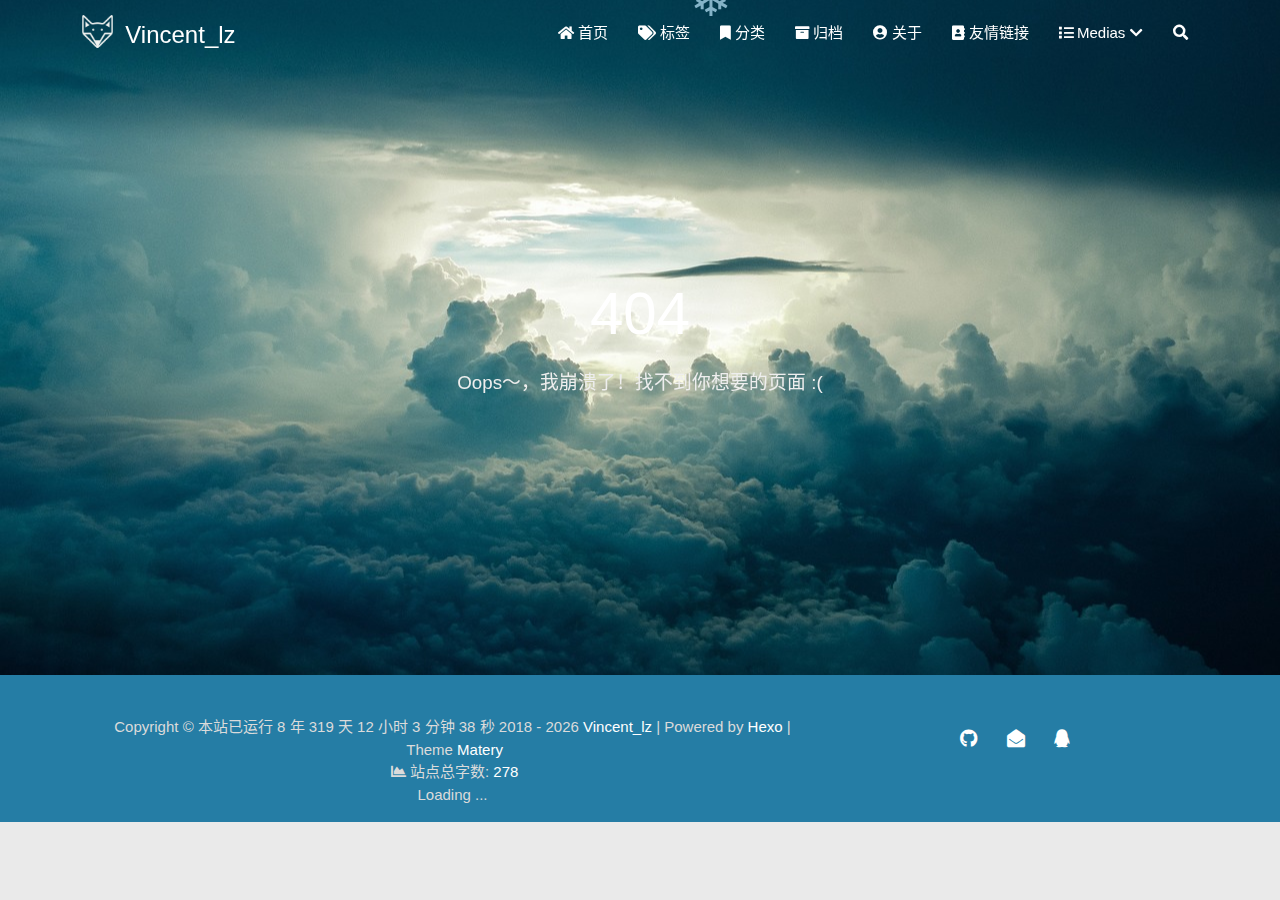
<file: 404/index.html>
<!DOCTYPE HTML>
<html lang="zh-CN">


<head>
    <meta charset="utf-8">
    <meta name="keywords" content="404, Vincent，博客，blog，软件测试，hexo 主题">
    <meta name="description" content="路遥知马力日久见人心！">
    <meta http-equiv="X-UA-Compatible" content="IE=edge">
    <meta name="viewport" content="width=device-width, initial-scale=1.0, user-scalable=no">
    <meta name="renderer" content="webkit|ie-stand|ie-comp">
    <meta name="mobile-web-app-capable" content="yes">
    <meta name="format-detection" content="telephone=no">
    <meta name="apple-mobile-web-app-capable" content="yes">
    <meta name="apple-mobile-web-app-status-bar-style" content="black-translucent">
    <meta name="referrer" content="no-referrer-when-downgrade">
    <!-- Global site tag (gtag.js) - Google Analytics -->


    <title>404 | Vincent_lz</title>
    <link rel="icon" type="image/png" href="/favicon.png">

    <link rel="stylesheet" type="text/css" href="/libs/awesome/css/all.min.css">
    <link rel="stylesheet" type="text/css" href="/libs/materialize/materialize.min.css">
    <link rel="stylesheet" type="text/css" href="/libs/aos/aos.css">
    <link rel="stylesheet" type="text/css" href="/libs/animate/animate.min.css">
    <link rel="stylesheet" type="text/css" href="/libs/lightGallery/css/lightgallery.min.css">
    <link rel="stylesheet" type="text/css" href="/css/matery.css">
    <link rel="stylesheet" type="text/css" href="/css/my.css">

    <script src="/libs/jquery/jquery-3.6.0.min.js"></script>

<meta name="generator" content="Hexo 6.0.0">
<style>.github-emoji { position: relative; display: inline-block; width: 1.2em; min-height: 1.2em; overflow: hidden; vertical-align: top; color: transparent; }  .github-emoji > span { position: relative; z-index: 10; }  .github-emoji img, .github-emoji .fancybox { margin: 0 !important; padding: 0 !important; border: none !important; outline: none !important; text-decoration: none !important; user-select: none !important; cursor: auto !important; }  .github-emoji img { height: 1.2em !important; width: 1.2em !important; position: absolute !important; left: 50% !important; top: 50% !important; transform: translate(-50%, -50%) !important; user-select: none !important; cursor: auto !important; } .github-emoji-fallback { color: inherit; } .github-emoji-fallback img { opacity: 0 !important; }</style>
<link rel="alternate" href="/atom.xml" title="Vincent_lz" type="application/atom+xml">
</head>




<body>
    <header class="navbar-fixed">
    <nav id="headNav" class="bg-color nav-transparent">
        <div id="navContainer" class="nav-wrapper container">
            <div class="brand-logo">
                <a href="/" class="waves-effect waves-light">
                    
                    <img src="/medias/logo.png" class="logo-img" alt="LOGO">
                    
                    <span class="logo-span">Vincent_lz</span>
                </a>
            </div>
            

<a href="#" data-target="mobile-nav" class="sidenav-trigger button-collapse"><i class="fas fa-bars"></i></a>
<ul class="right nav-menu">
  
  <li class="hide-on-med-and-down nav-item">
    
    <a href="/" class="waves-effect waves-light">
      
      <i class="fas fa-home" style="zoom: 0.6;"></i>
      
      <span>首页</span>
    </a>
    
  </li>
  
  <li class="hide-on-med-and-down nav-item">
    
    <a href="/tags" class="waves-effect waves-light">
      
      <i class="fas fa-tags" style="zoom: 0.6;"></i>
      
      <span>标签</span>
    </a>
    
  </li>
  
  <li class="hide-on-med-and-down nav-item">
    
    <a href="/categories" class="waves-effect waves-light">
      
      <i class="fas fa-bookmark" style="zoom: 0.6;"></i>
      
      <span>分类</span>
    </a>
    
  </li>
  
  <li class="hide-on-med-and-down nav-item">
    
    <a href="/archives" class="waves-effect waves-light">
      
      <i class="fas fa-archive" style="zoom: 0.6;"></i>
      
      <span>归档</span>
    </a>
    
  </li>
  
  <li class="hide-on-med-and-down nav-item">
    
    <a href="/about" class="waves-effect waves-light">
      
      <i class="fas fa-user-circle" style="zoom: 0.6;"></i>
      
      <span>关于</span>
    </a>
    
  </li>
  
  <li class="hide-on-med-and-down nav-item">
    
    <a href="/friends" class="waves-effect waves-light">
      
      <i class="fas fa-address-book" style="zoom: 0.6;"></i>
      
      <span>友情链接</span>
    </a>
    
  </li>
  
  <li class="hide-on-med-and-down nav-item">
    
    <a href="" class="waves-effect waves-light">

      
      <i class="fas fa-list" style="zoom: 0.6;"></i>
      
      <span>Medias</span>
      <i class="fas fa-chevron-down" aria-hidden="true" style="zoom: 0.6;"></i>
    </a>
    <ul class="sub-nav menus_item_child ">
      
      <li>
        <a href="/musics">
          
          <i class="fas fa-music" style="margin-top: -20px; zoom: 0.6;"></i>
          
          <span>Musics</span>
        </a>
      </li>
      
      <li>
        <a href="/movies">
          
          <i class="fas fa-film" style="margin-top: -20px; zoom: 0.6;"></i>
          
          <span>Movies</span>
        </a>
      </li>
      
      <li>
        <a href="/books">
          
          <i class="fas fa-book" style="margin-top: -20px; zoom: 0.6;"></i>
          
          <span>Books</span>
        </a>
      </li>
      
      <li>
        <a href="/galleries">
          
          <i class="fas fa-image" style="margin-top: -20px; zoom: 0.6;"></i>
          
          <span>Galleries</span>
        </a>
      </li>
      
    </ul>
    
  </li>
  
  <li>
    <a href="#searchModal" class="modal-trigger waves-effect waves-light">
      <i id="searchIcon" class="fas fa-search" title="搜索" style="zoom: 0.85;"></i>
    </a>
  </li>
</ul>


<div id="mobile-nav" class="side-nav sidenav">

    <div class="mobile-head bg-color">
        
        <img src="/medias/logo.png" class="logo-img circle responsive-img">
        
        <div class="logo-name">Vincent_lz</div>
        <div class="logo-desc">
            
            路遥知马力日久见人心！
            
        </div>
    </div>

    <ul class="menu-list mobile-menu-list">
        
        <li class="m-nav-item">
	  
		<a href="/" class="waves-effect waves-light">
			
			    <i class="fa-fw fas fa-home"></i>
			
			首页
		</a>
          
        </li>
        
        <li class="m-nav-item">
	  
		<a href="/tags" class="waves-effect waves-light">
			
			    <i class="fa-fw fas fa-tags"></i>
			
			标签
		</a>
          
        </li>
        
        <li class="m-nav-item">
	  
		<a href="/categories" class="waves-effect waves-light">
			
			    <i class="fa-fw fas fa-bookmark"></i>
			
			分类
		</a>
          
        </li>
        
        <li class="m-nav-item">
	  
		<a href="/archives" class="waves-effect waves-light">
			
			    <i class="fa-fw fas fa-archive"></i>
			
			归档
		</a>
          
        </li>
        
        <li class="m-nav-item">
	  
		<a href="/about" class="waves-effect waves-light">
			
			    <i class="fa-fw fas fa-user-circle"></i>
			
			关于
		</a>
          
        </li>
        
        <li class="m-nav-item">
	  
		<a href="/friends" class="waves-effect waves-light">
			
			    <i class="fa-fw fas fa-address-book"></i>
			
			友情链接
		</a>
          
        </li>
        
        <li class="m-nav-item">
	  
		<a href="javascript:;">
			
				<i class="fa-fw fas fa-list"></i>
			
			Medias
			<span class="m-icon"><i class="fas fa-chevron-right"></i></span>
		</a>
            <ul  style="background:  ;" >
              
                <li>

                  <a href="/musics " style="margin-left:75px">
				  
				   <i class="fa fas fa-music" style="position: absolute;left:50px" ></i>
			      
		          <span>Musics</span>
                  </a>
                </li>
              
                <li>

                  <a href="/movies " style="margin-left:75px">
				  
				   <i class="fa fas fa-film" style="position: absolute;left:50px" ></i>
			      
		          <span>Movies</span>
                  </a>
                </li>
              
                <li>

                  <a href="/books " style="margin-left:75px">
				  
				   <i class="fa fas fa-book" style="position: absolute;left:50px" ></i>
			      
		          <span>Books</span>
                  </a>
                </li>
              
                <li>

                  <a href="/galleries " style="margin-left:75px">
				  
				   <i class="fa fas fa-image" style="position: absolute;left:50px" ></i>
			      
		          <span>Galleries</span>
                  </a>
                </li>
              
            </ul>
          
        </li>
        
        
        <li><div class="divider"></div></li>
        <li>
            <a href="https://github.com/blinkfox/hexo-theme-matery" class="waves-effect waves-light" target="_blank">
                <i class="fab fa-github-square fa-fw"></i>Fork Me
            </a>
        </li>
        
    </ul>
</div>


        </div>

        
            <style>
    .nav-transparent .github-corner {
        display: none !important;
    }

    .github-corner {
        position: absolute;
        z-index: 10;
        top: 0;
        right: 0;
        border: 0;
        transform: scale(1.1);
    }

    .github-corner svg {
        color: #0f9d58;
        fill: #fff;
        height: 64px;
        width: 64px;
    }

    .github-corner:hover .octo-arm {
        animation: a 0.56s ease-in-out;
    }

    .github-corner .octo-arm {
        animation: none;
    }

    @keyframes a {
        0%,
        to {
            transform: rotate(0);
        }
        20%,
        60% {
            transform: rotate(-25deg);
        }
        40%,
        80% {
            transform: rotate(10deg);
        }
    }
</style>

<a href="https://github.com/blinkfox/hexo-theme-matery" class="github-corner tooltipped hide-on-med-and-down" target="_blank"
   data-tooltip="Fork Me" data-position="left" data-delay="50">
    <svg viewBox="0 0 250 250" aria-hidden="true">
        <path d="M0,0 L115,115 L130,115 L142,142 L250,250 L250,0 Z"></path>
        <path d="M128.3,109.0 C113.8,99.7 119.0,89.6 119.0,89.6 C122.0,82.7 120.5,78.6 120.5,78.6 C119.2,72.0 123.4,76.3 123.4,76.3 C127.3,80.9 125.5,87.3 125.5,87.3 C122.9,97.6 130.6,101.9 134.4,103.2"
              fill="currentColor" style="transform-origin: 130px 106px;" class="octo-arm"></path>
        <path d="M115.0,115.0 C114.9,115.1 118.7,116.5 119.8,115.4 L133.7,101.6 C136.9,99.2 139.9,98.4 142.2,98.6 C133.8,88.0 127.5,74.4 143.8,58.0 C148.5,53.4 154.0,51.2 159.7,51.0 C160.3,49.4 163.2,43.6 171.4,40.1 C171.4,40.1 176.1,42.5 178.8,56.2 C183.1,58.6 187.2,61.8 190.9,65.4 C194.5,69.0 197.7,73.2 200.1,77.6 C213.8,80.2 216.3,84.9 216.3,84.9 C212.7,93.1 206.9,96.0 205.4,96.6 C205.1,102.4 203.0,107.8 198.3,112.5 C181.9,128.9 168.3,122.5 157.7,114.1 C157.9,116.9 156.7,120.9 152.7,124.9 L141.0,136.5 C139.8,137.7 141.6,141.9 141.8,141.8 Z"
              fill="currentColor" class="octo-body"></path>
    </svg>
</a>
        
    </nav>

</header>

    <style type="text/css">
    /* don't remove. */
    .about-cover {
        height: 75vh;
    }
</style>

<div class="bg-cover pd-header about-cover">
    <div class="container">
        <div class="row">
            <div class="col s10 offset-s1 m8 offset-m2 l8 offset-l2">
                <div class="brand">
                    <div class="title center-align">
                        404
                    </div>
                    <div class="description center-align">
                        Oops～，我崩溃了！找不到你想要的页面 :(
                    </div>
                </div>
            </div>
        </div>
    </div>
</div>

<script>
    // 每天切换 banner 图.  Switch banner image every day.
    $('.bg-cover').css('background-image', 'url(/medias/banner/' + new Date().getDay() + '.jpg)');
</script>

    <footer class="page-footer bg-color">
    
        <link rel="stylesheet" href="/libs/aplayer/APlayer.min.css">
<style>
    .aplayer .aplayer-lrc p {
        
        display: none;
        
        font-size: 12px;
        font-weight: 700;
        line-height: 16px !important;
    }

    .aplayer .aplayer-lrc p.aplayer-lrc-current {
        
        display: none;
        
        font-size: 15px;
        color: #42b983;
    }

    
    .aplayer.aplayer-fixed.aplayer-narrow .aplayer-body {
        left: -66px !important;
    }

    .aplayer.aplayer-fixed.aplayer-narrow .aplayer-body:hover {
        left: 0px !important;
    }

    
</style>
<div class="">
    
    <div class="row">
        <meting-js class="col l8 offset-l2 m10 offset-m1 s12"
                   server="netease"
                   type="playlist"
                   id="924377848"
                   fixed='true'
                   autoplay='true'
                   theme='#42b983'
                   loop='all'
                   order='random'
                   preload='auto'
                   volume='0.1'
                   list-folded='true'
        >
        </meting-js>
    </div>
</div>

<script src="/libs/aplayer/APlayer.min.js"></script>
<script src="/libs/aplayer/Meting.min.js"></script>

    

    <div class="container row center-align"
         style="margin-bottom: 15px !important;">
        <div class="col s12 m8 l8 copy-right">
            Copyright&nbsp;&copy;
            <span id="sitetime"></span>
            
                <span id="year">2018-2022</span>
            
            <a href="/about" target="_blank">Vincent_lz</a>
            |&nbsp;Powered by&nbsp;<a href="https://hexo.io/" target="_blank">Hexo</a>
            |&nbsp;Theme&nbsp;<a href="https://github.com/Vincentlz" target="_blank">Matery</a>
            <br>
            
                &nbsp;<i class="fas fa-chart-area"></i>&nbsp;站点总字数:&nbsp;<span
                        class="white-color">278</span>
            
            
            
                
            
            
                <span id="busuanzi_container_site_pv" style='display:none'>
                &nbsp;|&nbsp;<i class="far fa-eye"></i>&nbsp;总访问量:&nbsp;
                    <span id="busuanzi_value_site_pv" class="white-color"></span>
            </span>
            
            
                <span id="busuanzi_container_site_uv" style='display:none'>
                &nbsp;|&nbsp;<i class="fas fa-users"></i>&nbsp;总访问人数:&nbsp;
                    <span id="busuanzi_value_site_uv" class="white-color"></span>
            </span>
            
            <br>

            <!-- 运行天数提醒. -->
            
                <span id="sitetime"> Loading ...</span>
                <script>
                    var calcSiteTime = function () {
                        var seconds = 1000;
                        var minutes = seconds * 60;
                        var hours = minutes * 60;
                        var days = hours * 24;
                        var years = days * 365;
                        var today = new Date();
                        var startYear = "2018";
                        var startMonth = "6";
                        var startDate = "28";
                        var startHour = "0";
                        var startMinute = "0";
                        var startSecond = "0";
                        var todayYear = today.getFullYear();
                        var todayMonth = today.getMonth() + 1;
                        var todayDate = today.getDate();
                        var todayHour = today.getHours();
                        var todayMinute = today.getMinutes();
                        var todaySecond = today.getSeconds();
                        var t1 = Date.UTC(startYear, startMonth, startDate, startHour, startMinute, startSecond);
                        var t2 = Date.UTC(todayYear, todayMonth, todayDate, todayHour, todayMinute, todaySecond);
                        var diff = t2 - t1;
                        var diffYears = Math.floor(diff / years);
                        var diffDays = Math.floor((diff / days) - diffYears * 365);

                        // 区分是否有年份.
                        var language = 'zh-CN';
                        if (startYear === String(todayYear)) {
                            document.getElementById("year").innerHTML = todayYear;
                            var daysTip = 'This site has been running for ' + diffDays + ' days';
                            if (language === 'zh-CN') {
                                daysTip = '本站已运行 ' + diffDays + ' 天';
                            } else if (language === 'zh-HK') {
                                daysTip = '本站已運行 ' + diffDays + ' 天';
                            }
                            document.getElementById("sitetime").innerHTML = daysTip;
                        } else {
                            document.getElementById("year").innerHTML = startYear + " - " + todayYear;
                            var yearsAndDaysTip = 'This site has been running for ' + diffYears + ' years and '
                                + diffDays + ' days';
                            if (language === 'zh-CN') {
                                yearsAndDaysTip = '本站已运行 ' + diffYears + ' 年 ' + diffDays + ' 天';
                            } else if (language === 'zh-HK') {
                                yearsAndDaysTip = '本站已運行 ' + diffYears + ' 年 ' + diffDays + ' 天';
                            }
                            document.getElementById("sitetime").innerHTML = yearsAndDaysTip;
                        }
                    }

                    calcSiteTime();
                </script>
            
            <br>
            
        </div>
        <div class="col s12 m4 l4 social-link social-statis">
    <a href="https://github.com/Vincentlz" class="tooltipped" target="_blank" data-tooltip="访问我的GitHub" data-position="top" data-delay="50">
        <i class="fab fa-github"></i>
    </a>



    <a href="mailto:985126792@qq.com" class="tooltipped" target="_blank" data-tooltip="邮件联系我" data-position="top" data-delay="50">
        <i class="fas fa-envelope-open"></i>
    </a>







    <a href="tencent://AddContact/?fromId=50&fromSubId=1&subcmd=all&uin=985126792" class="tooltipped" target="_blank" data-tooltip="QQ联系我: 985126792" data-position="top" data-delay="50">
        <i class="fab fa-qq"></i>
    </a>







</div>
    </div>
</footer>

<div class="progress-bar"></div>
<script language=javascript>
    function siteTime() {
        window.setTimeout("siteTime()", 1000);
        var seconds = 1000;
        var minutes = seconds * 60;
        var hours = minutes * 60;
        var days = hours * 24;
        var years = days * 365;
        var today = new Date();
        var todayYear = today.getFullYear();
        var todayMonth = today.getMonth() + 1;
        var todayDate = today.getDate();
        var todayHour = today.getHours();
        var todayMinute = today.getMinutes();
        var todaySecond = today.getSeconds();
        /* Date.UTC() -- 返回date对象距世界标准时间(UTC)1970年1月1日午夜之间的毫秒数(时间戳)
        year - 作为date对象的年份，为4位年份值
        month - 0-11之间的整数，做为date对象的月份
        day - 1-31之间的整数，做为date对象的天数
        hours - 0(午夜24点)-23之间的整数，做为date对象的小时数
        minutes - 0-59之间的整数，做为date对象的分钟数
        seconds - 0-59之间的整数，做为date对象的秒数
        microseconds - 0-999之间的整数，做为date对象的毫秒数 */
        var t1 = Date.UTC(2017, 09, 11, 00, 00, 00); //北京时间2018-2-13 00:00:00
        var t2 = Date.UTC(todayYear, todayMonth, todayDate, todayHour, todayMinute, todaySecond);
        var diff = t2 - t1;
        var diffYears = Math.floor(diff / years);
        var diffDays = Math.floor((diff / days) - diffYears * 365);
        var diffHours = Math.floor((diff - (diffYears * 365 + diffDays) * days) / hours);
        var diffMinutes = Math.floor((diff - (diffYears * 365 + diffDays) * days - diffHours * hours) / minutes);
        var diffSeconds = Math.floor((diff - (diffYears * 365 + diffDays) * days - diffHours * hours - diffMinutes * minutes) / seconds);
        document.getElementById("sitetime").innerHTML = "本站已运行 " +diffYears+" 年 "+diffDays + " 天 " + diffHours + " 小时 " + diffMinutes + " 分钟 " + diffSeconds + " 秒";
    }/*因为建站时间还没有一年，就将之注释掉了。需要的可以取消*/
    siteTime();
</script>

<script>
    $(document).ready(function () {

        var int = setInterval(fixCount, 50);  // 50ms周期检测函数
        var pvcountOffset = 80000;  // 初始化首次数据
        var uvcountOffset = 20000;

        function fixCount() {
            if (document.getElementById("busuanzi_container_site_pv").style.display != "none") {
                $("#busuanzi_value_site_pv").html(parseInt($("#busuanzi_value_site_pv").html()) + pvcountOffset);
                clearInterval(int);
            }
            if ($("#busuanzi_container_site_pv").css("display") != "none") {
                $("#busuanzi_value_site_uv").html(parseInt($("#busuanzi_value_site_uv").html()) + uvcountOffset); // 加上初始数据 
                clearInterval(int); // 停止检测
            }
        }
    });
</script>

    <!-- 搜索遮罩框 -->
<div id="searchModal" class="modal">
    <div class="modal-content">
        <div class="search-header">
            <span class="title"><i class="fas fa-search"></i>&nbsp;&nbsp;搜索</span>
            <input type="search" id="searchInput" name="s" placeholder="请输入搜索的关键字"
                   class="search-input">
        </div>
        <div id="searchResult"></div>
    </div>
</div>

<script type="text/javascript">
$(function () {
    var searchFunc = function (path, search_id, content_id) {
        'use strict';
        $.ajax({
            url: path,
            dataType: "xml",
            success: function (xmlResponse) {
                // get the contents from search data
                var datas = $("entry", xmlResponse).map(function () {
                    return {
                        title: $("title", this).text(),
                        content: $("content", this).text(),
                        url: $("url", this).text()
                    };
                }).get();
                var $input = document.getElementById(search_id);
                var $resultContent = document.getElementById(content_id);
                $input.addEventListener('input', function () {
                    var str = '<ul class=\"search-result-list\">';
                    var keywords = this.value.trim().toLowerCase().split(/[\s\-]+/);
                    $resultContent.innerHTML = "";
                    if (this.value.trim().length <= 0) {
                        return;
                    }
                    // perform local searching
                    datas.forEach(function (data) {
                        var isMatch = true;
                        var data_title = data.title.trim().toLowerCase();
                        var data_content = data.content.trim().replace(/<[^>]+>/g, "").toLowerCase();
                        var data_url = data.url;
                        data_url = data_url.indexOf('/') === 0 ? data.url : '/' + data_url;
                        var index_title = -1;
                        var index_content = -1;
                        var first_occur = -1;
                        // only match artiles with not empty titles and contents
                        if (data_title !== '' && data_content !== '') {
                            keywords.forEach(function (keyword, i) {
                                index_title = data_title.indexOf(keyword);
                                index_content = data_content.indexOf(keyword);
                                if (index_title < 0 && index_content < 0) {
                                    isMatch = false;
                                } else {
                                    if (index_content < 0) {
                                        index_content = 0;
                                    }
                                    if (i === 0) {
                                        first_occur = index_content;
                                    }
                                }
                            });
                        }
                        // show search results
                        if (isMatch) {
                            str += "<li><a href='" + data_url + "' class='search-result-title'>" + data_title + "</a>";
                            var content = data.content.trim().replace(/<[^>]+>/g, "");
                            if (first_occur >= 0) {
                                // cut out 100 characters
                                var start = first_occur - 20;
                                var end = first_occur + 80;
                                if (start < 0) {
                                    start = 0;
                                }
                                if (start === 0) {
                                    end = 100;
                                }
                                if (end > content.length) {
                                    end = content.length;
                                }
                                var match_content = content.substr(start, end);
                                // highlight all keywords
                                keywords.forEach(function (keyword) {
                                    var regS = new RegExp(keyword, "gi");
                                    match_content = match_content.replace(regS, "<em class=\"search-keyword\">" + keyword + "</em>");
                                });

                                str += "<p class=\"search-result\">" + match_content + "...</p>"
                            }
                            str += "</li>";
                        }
                    });
                    str += "</ul>";
                    $resultContent.innerHTML = str;
                });
            }
        });
    };

    searchFunc('/search.xml', 'searchInput', 'searchResult');
});
</script>

    <!-- 回到顶部按钮 -->
<div id="backTop" class="top-scroll">
    <a class="btn-floating btn-large waves-effect waves-light" href="#!">
        <i class="fas fa-arrow-up"></i>
    </a>
</div>


    <script src="/libs/materialize/materialize.min.js"></script>
    <script src="/libs/masonry/masonry.pkgd.min.js"></script>
    <script src="/libs/aos/aos.js"></script>
    <script src="/libs/scrollprogress/scrollProgress.min.js"></script>
    <script src="/libs/lightGallery/js/lightgallery-all.min.js"></script>
    <script src="/js/matery.js"></script>

    

    

    <!-- 雪花特效 -->
     
        <script type="text/javascript">
            // 只在桌面版网页启用特效
            var windowWidth = $(window).width();
            if (windowWidth > 768) {
                document.write('<script type="text/javascript" src="/libs/others/snow.js"><\/script>');
            }
        </script>
    

    <!-- 鼠标星星特效 -->
    

     
        <script src="https://ssl.captcha.qq.com/TCaptcha.js"></script>
        <script src="/libs/others/TencentCaptcha.js"></script>
        <button id="TencentCaptcha" data-appid="xxxxxxxxxx" data-cbfn="callback" type="button" hidden></button>
    

    <!-- Baidu Analytics -->

    <!-- Baidu Push -->

<script>
    (function () {
        var bp = document.createElement('script');
        var curProtocol = window.location.protocol.split(':')[0];
        if (curProtocol === 'https') {
            bp.src = 'https://zz.bdstatic.com/linksubmit/push.js';
        } else {
            bp.src = 'http://push.zhanzhang.baidu.com/push.js';
        }
        var s = document.getElementsByTagName("script")[0];
        s.parentNode.insertBefore(bp, s);
    })();
</script>

    
    <script src="/libs/others/clicklove.js" async="async"></script>
    
    
    <script async src="/libs/others/busuanzi.pure.mini.js"></script>
    

    

    

    <!--腾讯兔小巢-->
    
    

    

    

    
    <script src="/libs/instantpage/instantpage.js" type="module"></script>
    

</body>

</html>
</file>
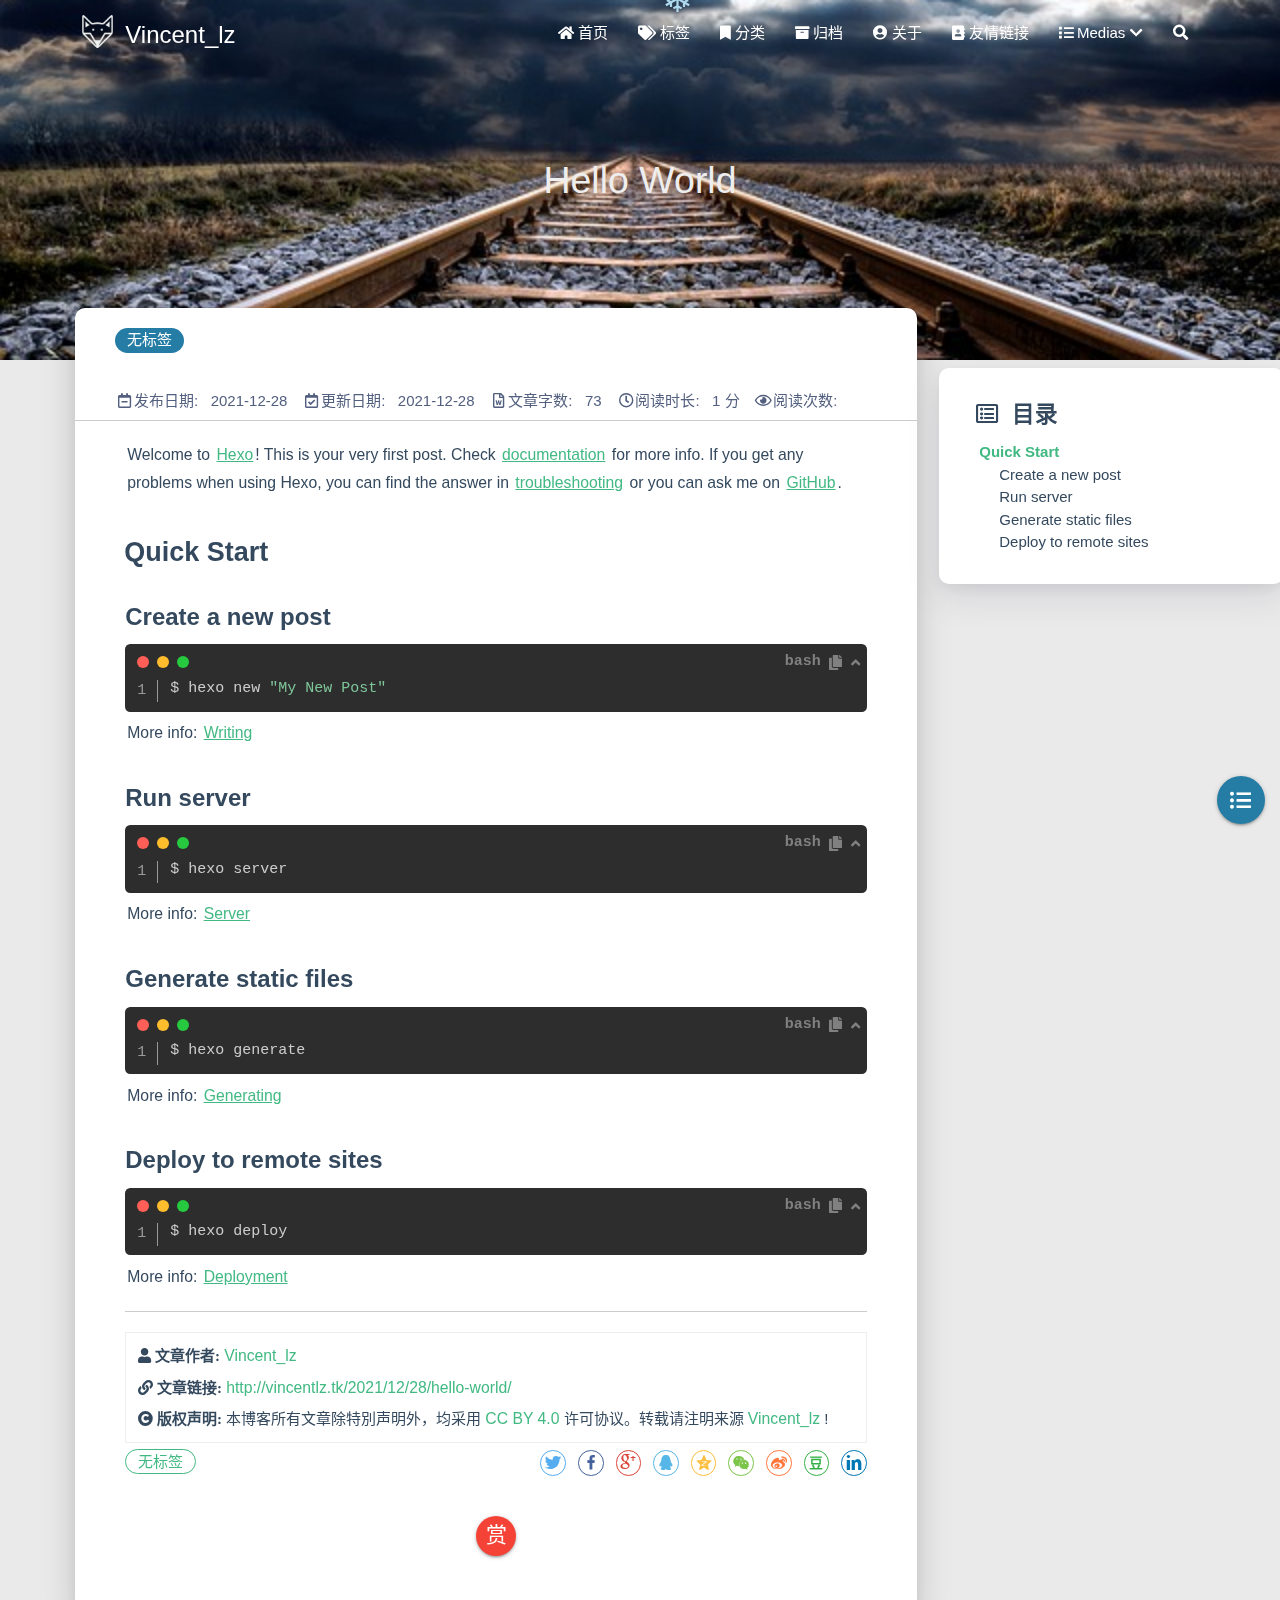
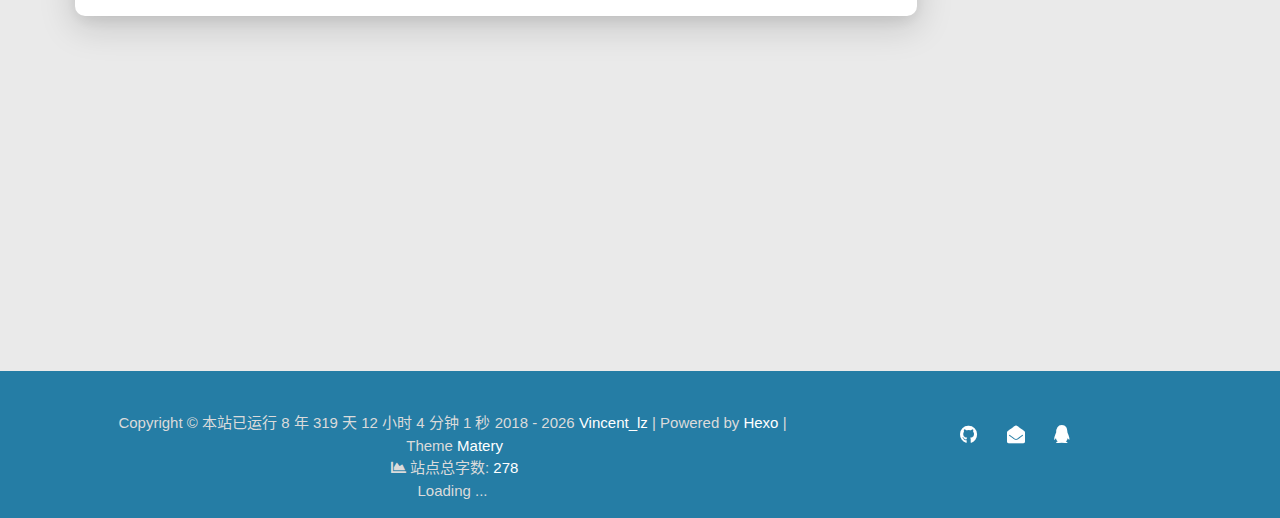
<file: 2021/12/28/hello-world/index.html>
<!DOCTYPE HTML>
<html lang="zh-CN">


<head>
    <meta charset="utf-8">
    <meta name="keywords" content="Hello World, Vincent，博客，blog，软件测试，hexo 主题">
    <meta name="description" content="Welcome to Hexo! This is your very first post. Check documentation for more info. If you get any problems when using Hex">
    <meta http-equiv="X-UA-Compatible" content="IE=edge">
    <meta name="viewport" content="width=device-width, initial-scale=1.0, user-scalable=no">
    <meta name="renderer" content="webkit|ie-stand|ie-comp">
    <meta name="mobile-web-app-capable" content="yes">
    <meta name="format-detection" content="telephone=no">
    <meta name="apple-mobile-web-app-capable" content="yes">
    <meta name="apple-mobile-web-app-status-bar-style" content="black-translucent">
    <meta name="referrer" content="no-referrer-when-downgrade">
    <!-- Global site tag (gtag.js) - Google Analytics -->


    <title>Hello World | Vincent_lz</title>
    <link rel="icon" type="image/png" href="/favicon.png">

    <link rel="stylesheet" type="text/css" href="/libs/awesome/css/all.min.css">
    <link rel="stylesheet" type="text/css" href="/libs/materialize/materialize.min.css">
    <link rel="stylesheet" type="text/css" href="/libs/aos/aos.css">
    <link rel="stylesheet" type="text/css" href="/libs/animate/animate.min.css">
    <link rel="stylesheet" type="text/css" href="/libs/lightGallery/css/lightgallery.min.css">
    <link rel="stylesheet" type="text/css" href="/css/matery.css">
    <link rel="stylesheet" type="text/css" href="/css/my.css">

    <script src="/libs/jquery/jquery-3.6.0.min.js"></script>

<meta name="generator" content="Hexo 6.0.0">
<style>.github-emoji { position: relative; display: inline-block; width: 1.2em; min-height: 1.2em; overflow: hidden; vertical-align: top; color: transparent; }  .github-emoji > span { position: relative; z-index: 10; }  .github-emoji img, .github-emoji .fancybox { margin: 0 !important; padding: 0 !important; border: none !important; outline: none !important; text-decoration: none !important; user-select: none !important; cursor: auto !important; }  .github-emoji img { height: 1.2em !important; width: 1.2em !important; position: absolute !important; left: 50% !important; top: 50% !important; transform: translate(-50%, -50%) !important; user-select: none !important; cursor: auto !important; } .github-emoji-fallback { color: inherit; } .github-emoji-fallback img { opacity: 0 !important; }</style>
<link rel="alternate" href="/atom.xml" title="Vincent_lz" type="application/atom+xml">
</head>




<body>
    <header class="navbar-fixed">
    <nav id="headNav" class="bg-color nav-transparent">
        <div id="navContainer" class="nav-wrapper container">
            <div class="brand-logo">
                <a href="/" class="waves-effect waves-light">
                    
                    <img src="/medias/logo.png" class="logo-img" alt="LOGO">
                    
                    <span class="logo-span">Vincent_lz</span>
                </a>
            </div>
            

<a href="#" data-target="mobile-nav" class="sidenav-trigger button-collapse"><i class="fas fa-bars"></i></a>
<ul class="right nav-menu">
  
  <li class="hide-on-med-and-down nav-item">
    
    <a href="/" class="waves-effect waves-light">
      
      <i class="fas fa-home" style="zoom: 0.6;"></i>
      
      <span>首页</span>
    </a>
    
  </li>
  
  <li class="hide-on-med-and-down nav-item">
    
    <a href="/tags" class="waves-effect waves-light">
      
      <i class="fas fa-tags" style="zoom: 0.6;"></i>
      
      <span>标签</span>
    </a>
    
  </li>
  
  <li class="hide-on-med-and-down nav-item">
    
    <a href="/categories" class="waves-effect waves-light">
      
      <i class="fas fa-bookmark" style="zoom: 0.6;"></i>
      
      <span>分类</span>
    </a>
    
  </li>
  
  <li class="hide-on-med-and-down nav-item">
    
    <a href="/archives" class="waves-effect waves-light">
      
      <i class="fas fa-archive" style="zoom: 0.6;"></i>
      
      <span>归档</span>
    </a>
    
  </li>
  
  <li class="hide-on-med-and-down nav-item">
    
    <a href="/about" class="waves-effect waves-light">
      
      <i class="fas fa-user-circle" style="zoom: 0.6;"></i>
      
      <span>关于</span>
    </a>
    
  </li>
  
  <li class="hide-on-med-and-down nav-item">
    
    <a href="/friends" class="waves-effect waves-light">
      
      <i class="fas fa-address-book" style="zoom: 0.6;"></i>
      
      <span>友情链接</span>
    </a>
    
  </li>
  
  <li class="hide-on-med-and-down nav-item">
    
    <a href="" class="waves-effect waves-light">

      
      <i class="fas fa-list" style="zoom: 0.6;"></i>
      
      <span>Medias</span>
      <i class="fas fa-chevron-down" aria-hidden="true" style="zoom: 0.6;"></i>
    </a>
    <ul class="sub-nav menus_item_child ">
      
      <li>
        <a href="/musics">
          
          <i class="fas fa-music" style="margin-top: -20px; zoom: 0.6;"></i>
          
          <span>Musics</span>
        </a>
      </li>
      
      <li>
        <a href="/movies">
          
          <i class="fas fa-film" style="margin-top: -20px; zoom: 0.6;"></i>
          
          <span>Movies</span>
        </a>
      </li>
      
      <li>
        <a href="/books">
          
          <i class="fas fa-book" style="margin-top: -20px; zoom: 0.6;"></i>
          
          <span>Books</span>
        </a>
      </li>
      
      <li>
        <a href="/galleries">
          
          <i class="fas fa-image" style="margin-top: -20px; zoom: 0.6;"></i>
          
          <span>Galleries</span>
        </a>
      </li>
      
    </ul>
    
  </li>
  
  <li>
    <a href="#searchModal" class="modal-trigger waves-effect waves-light">
      <i id="searchIcon" class="fas fa-search" title="搜索" style="zoom: 0.85;"></i>
    </a>
  </li>
</ul>


<div id="mobile-nav" class="side-nav sidenav">

    <div class="mobile-head bg-color">
        
        <img src="/medias/logo.png" class="logo-img circle responsive-img">
        
        <div class="logo-name">Vincent_lz</div>
        <div class="logo-desc">
            
            路遥知马力日久见人心！
            
        </div>
    </div>

    <ul class="menu-list mobile-menu-list">
        
        <li class="m-nav-item">
	  
		<a href="/" class="waves-effect waves-light">
			
			    <i class="fa-fw fas fa-home"></i>
			
			首页
		</a>
          
        </li>
        
        <li class="m-nav-item">
	  
		<a href="/tags" class="waves-effect waves-light">
			
			    <i class="fa-fw fas fa-tags"></i>
			
			标签
		</a>
          
        </li>
        
        <li class="m-nav-item">
	  
		<a href="/categories" class="waves-effect waves-light">
			
			    <i class="fa-fw fas fa-bookmark"></i>
			
			分类
		</a>
          
        </li>
        
        <li class="m-nav-item">
	  
		<a href="/archives" class="waves-effect waves-light">
			
			    <i class="fa-fw fas fa-archive"></i>
			
			归档
		</a>
          
        </li>
        
        <li class="m-nav-item">
	  
		<a href="/about" class="waves-effect waves-light">
			
			    <i class="fa-fw fas fa-user-circle"></i>
			
			关于
		</a>
          
        </li>
        
        <li class="m-nav-item">
	  
		<a href="/friends" class="waves-effect waves-light">
			
			    <i class="fa-fw fas fa-address-book"></i>
			
			友情链接
		</a>
          
        </li>
        
        <li class="m-nav-item">
	  
		<a href="javascript:;">
			
				<i class="fa-fw fas fa-list"></i>
			
			Medias
			<span class="m-icon"><i class="fas fa-chevron-right"></i></span>
		</a>
            <ul  style="background:  ;" >
              
                <li>

                  <a href="/musics " style="margin-left:75px">
				  
				   <i class="fa fas fa-music" style="position: absolute;left:50px" ></i>
			      
		          <span>Musics</span>
                  </a>
                </li>
              
                <li>

                  <a href="/movies " style="margin-left:75px">
				  
				   <i class="fa fas fa-film" style="position: absolute;left:50px" ></i>
			      
		          <span>Movies</span>
                  </a>
                </li>
              
                <li>

                  <a href="/books " style="margin-left:75px">
				  
				   <i class="fa fas fa-book" style="position: absolute;left:50px" ></i>
			      
		          <span>Books</span>
                  </a>
                </li>
              
                <li>

                  <a href="/galleries " style="margin-left:75px">
				  
				   <i class="fa fas fa-image" style="position: absolute;left:50px" ></i>
			      
		          <span>Galleries</span>
                  </a>
                </li>
              
            </ul>
          
        </li>
        
        
        <li><div class="divider"></div></li>
        <li>
            <a href="https://github.com/blinkfox/hexo-theme-matery" class="waves-effect waves-light" target="_blank">
                <i class="fab fa-github-square fa-fw"></i>Fork Me
            </a>
        </li>
        
    </ul>
</div>


        </div>

        
            <style>
    .nav-transparent .github-corner {
        display: none !important;
    }

    .github-corner {
        position: absolute;
        z-index: 10;
        top: 0;
        right: 0;
        border: 0;
        transform: scale(1.1);
    }

    .github-corner svg {
        color: #0f9d58;
        fill: #fff;
        height: 64px;
        width: 64px;
    }

    .github-corner:hover .octo-arm {
        animation: a 0.56s ease-in-out;
    }

    .github-corner .octo-arm {
        animation: none;
    }

    @keyframes a {
        0%,
        to {
            transform: rotate(0);
        }
        20%,
        60% {
            transform: rotate(-25deg);
        }
        40%,
        80% {
            transform: rotate(10deg);
        }
    }
</style>

<a href="https://github.com/blinkfox/hexo-theme-matery" class="github-corner tooltipped hide-on-med-and-down" target="_blank"
   data-tooltip="Fork Me" data-position="left" data-delay="50">
    <svg viewBox="0 0 250 250" aria-hidden="true">
        <path d="M0,0 L115,115 L130,115 L142,142 L250,250 L250,0 Z"></path>
        <path d="M128.3,109.0 C113.8,99.7 119.0,89.6 119.0,89.6 C122.0,82.7 120.5,78.6 120.5,78.6 C119.2,72.0 123.4,76.3 123.4,76.3 C127.3,80.9 125.5,87.3 125.5,87.3 C122.9,97.6 130.6,101.9 134.4,103.2"
              fill="currentColor" style="transform-origin: 130px 106px;" class="octo-arm"></path>
        <path d="M115.0,115.0 C114.9,115.1 118.7,116.5 119.8,115.4 L133.7,101.6 C136.9,99.2 139.9,98.4 142.2,98.6 C133.8,88.0 127.5,74.4 143.8,58.0 C148.5,53.4 154.0,51.2 159.7,51.0 C160.3,49.4 163.2,43.6 171.4,40.1 C171.4,40.1 176.1,42.5 178.8,56.2 C183.1,58.6 187.2,61.8 190.9,65.4 C194.5,69.0 197.7,73.2 200.1,77.6 C213.8,80.2 216.3,84.9 216.3,84.9 C212.7,93.1 206.9,96.0 205.4,96.6 C205.1,102.4 203.0,107.8 198.3,112.5 C181.9,128.9 168.3,122.5 157.7,114.1 C157.9,116.9 156.7,120.9 152.7,124.9 L141.0,136.5 C139.8,137.7 141.6,141.9 141.8,141.8 Z"
              fill="currentColor" class="octo-body"></path>
    </svg>
</a>
        
    </nav>

</header>

    



<div class="bg-cover pd-header post-cover" style="background-image: url('/medias/featureimages/12.jpg')">
    <div class="container" style="right: 0px;left: 0px;">
        <div class="row">
            <div class="col s12 m12 l12">
                <div class="brand">
                    <h1 class="description center-align post-title">Hello World</h1>
                </div>
            </div>
        </div>
    </div>
</div>




<main class="post-container content">

    
    <link rel="stylesheet" href="/libs/tocbot/tocbot.css">
<style>
    #articleContent h1::before,
    #articleContent h2::before,
    #articleContent h3::before,
    #articleContent h4::before,
    #articleContent h5::before,
    #articleContent h6::before {
        display: block;
        content: " ";
        height: 100px;
        margin-top: -100px;
        visibility: hidden;
    }

    #articleContent :focus {
        outline: none;
    }

    .toc-fixed {
        position: fixed;
        top: 64px;
    }

    .toc-widget {
        width: 345px;
        padding-left: 20px;
    }

    .toc-widget .toc-title {
        padding: 35px 0 15px 17px;
        font-size: 1.5rem;
        font-weight: bold;
        line-height: 1.5rem;
    }

    .toc-widget ol {
        padding: 0;
        list-style: none;
    }

    #toc-content {
        padding-bottom: 30px;
        overflow: auto;
    }

    #toc-content ol {
        padding-left: 10px;
    }

    #toc-content ol li {
        padding-left: 10px;
    }

    #toc-content .toc-link:hover {
        color: #42b983;
        font-weight: 700;
        text-decoration: underline;
    }

    #toc-content .toc-link::before {
        background-color: transparent;
        max-height: 25px;

        position: absolute;
        right: 23.5vw;
        display: block;
    }

    #toc-content .is-active-link {
        color: #42b983;
    }

    #floating-toc-btn {
        position: fixed;
        right: 15px;
        bottom: 76px;
        padding-top: 15px;
        margin-bottom: 0;
        z-index: 998;
    }

    #floating-toc-btn .btn-floating {
        width: 48px;
        height: 48px;
    }

    #floating-toc-btn .btn-floating i {
        line-height: 48px;
        font-size: 1.4rem;
    }
</style>
<div class="row">
    <div id="main-content" class="col s12 m12 l9">
        <!-- 文章内容详情 -->
<div id="artDetail">
    <div class="card">
        <div class="card-content article-info">
            <div class="row tag-cate">
                <div class="col s7">
                    
                          <div class="article-tag">
                            <span class="chip bg-color">无标签</span>
                          </div>
                    
                </div>
                <div class="col s5 right-align">
                    
                </div>
            </div>

            <div class="post-info">
                
                <div class="post-date info-break-policy">
                    <i class="far fa-calendar-minus fa-fw"></i>发布日期:&nbsp;&nbsp;
                    2021-12-28
                </div>
                

                
                <div class="post-date info-break-policy">
                    <i class="far fa-calendar-check fa-fw"></i>更新日期:&nbsp;&nbsp;
                    2021-12-28
                </div>
                

                
                <div class="info-break-policy">
                    <i class="far fa-file-word fa-fw"></i>文章字数:&nbsp;&nbsp;
                    73
                </div>
                

                
                <div class="info-break-policy">
                    <i class="far fa-clock fa-fw"></i>阅读时长:&nbsp;&nbsp;
                    1 分
                </div>
                

                
                    <div id="busuanzi_container_page_pv" class="info-break-policy">
                        <i class="far fa-eye fa-fw"></i>阅读次数:&nbsp;&nbsp;
                        <span id="busuanzi_value_page_pv"></span>
                    </div>
				
            </div>
        </div>
        <hr class="clearfix">

        
        <!-- 是否加载使用自带的 prismjs. -->
        <link rel="stylesheet" href="/libs/prism/prism.css">
        

        

        <div class="card-content article-card-content">
            <div id="articleContent">
                <p>Welcome to <a target="_blank" rel="noopener" href="https://hexo.io/">Hexo</a>! This is your very first post. Check <a target="_blank" rel="noopener" href="https://hexo.io/docs/">documentation</a> for more info. If you get any problems when using Hexo, you can find the answer in <a target="_blank" rel="noopener" href="https://hexo.io/docs/troubleshooting.html">troubleshooting</a> or you can ask me on <a target="_blank" rel="noopener" href="https://github.com/hexojs/hexo/issues">GitHub</a>.</p>
<h2 id="Quick-Start"><a href="#Quick-Start" class="headerlink" title="Quick Start"></a>Quick Start</h2><h3 id="Create-a-new-post"><a href="#Create-a-new-post" class="headerlink" title="Create a new post"></a>Create a new post</h3><pre class="line-numbers language-bash" data-language="bash"><code class="language-bash">$ hexo new <span class="token string">"My New Post"</span><span aria-hidden="true" class="line-numbers-rows"><span></span></span></code></pre>

<p>More info: <a target="_blank" rel="noopener" href="https://hexo.io/docs/writing.html">Writing</a></p>
<h3 id="Run-server"><a href="#Run-server" class="headerlink" title="Run server"></a>Run server</h3><pre class="line-numbers language-bash" data-language="bash"><code class="language-bash">$ hexo server<span aria-hidden="true" class="line-numbers-rows"><span></span></span></code></pre>

<p>More info: <a target="_blank" rel="noopener" href="https://hexo.io/docs/server.html">Server</a></p>
<h3 id="Generate-static-files"><a href="#Generate-static-files" class="headerlink" title="Generate static files"></a>Generate static files</h3><pre class="line-numbers language-bash" data-language="bash"><code class="language-bash">$ hexo generate<span aria-hidden="true" class="line-numbers-rows"><span></span></span></code></pre>

<p>More info: <a target="_blank" rel="noopener" href="https://hexo.io/docs/generating.html">Generating</a></p>
<h3 id="Deploy-to-remote-sites"><a href="#Deploy-to-remote-sites" class="headerlink" title="Deploy to remote sites"></a>Deploy to remote sites</h3><pre class="line-numbers language-bash" data-language="bash"><code class="language-bash">$ hexo deploy<span aria-hidden="true" class="line-numbers-rows"><span></span></span></code></pre>

<p>More info: <a target="_blank" rel="noopener" href="https://hexo.io/docs/one-command-deployment.html">Deployment</a></p>

                
            </div>
            <hr/>

            

    <div class="reprint" id="reprint-statement">
        
            <div class="reprint__author">
                <span class="reprint-meta" style="font-weight: bold;">
                    <i class="fas fa-user">
                        文章作者:
                    </i>
                </span>
                <span class="reprint-info">
                    <a href="/about" rel="external nofollow noreferrer">Vincent_lz</a>
                </span>
            </div>
            <div class="reprint__type">
                <span class="reprint-meta" style="font-weight: bold;">
                    <i class="fas fa-link">
                        文章链接:
                    </i>
                </span>
                <span class="reprint-info">
                    <a href="http://vincentlz.tk/2021/12/28/hello-world/">http://vincentlz.tk/2021/12/28/hello-world/</a>
                </span>
            </div>
            <div class="reprint__notice">
                <span class="reprint-meta" style="font-weight: bold;">
                    <i class="fas fa-copyright">
                        版权声明:
                    </i>
                </span>
                <span class="reprint-info">
                    本博客所有文章除特別声明外，均采用
                    <a href="https://creativecommons.org/licenses/by/4.0/deed.zh" rel="external nofollow noreferrer" target="_blank">CC BY 4.0</a>
                    许可协议。转载请注明来源
                    <a href="/about" target="_blank">Vincent_lz</a>
                    !
                </span>
            </div>
        
    </div>

    <script async defer>
      document.addEventListener("copy", function (e) {
        let toastHTML = '<span>复制成功，请遵循本文的转载规则</span><button class="btn-flat toast-action" onclick="navToReprintStatement()" style="font-size: smaller">查看</a>';
        M.toast({html: toastHTML})
      });

      function navToReprintStatement() {
        $("html, body").animate({scrollTop: $("#reprint-statement").offset().top - 80}, 800);
      }
    </script>



            <div class="tag_share" style="display: block;">
                <div class="post-meta__tag-list" style="display: inline-block;">
                    
                        <div class="article-tag">
                            <span class="chip bg-color">无标签</span>
                        </div>
                    
                </div>
                <div class="post_share" style="zoom: 80%; width: fit-content; display: inline-block; float: right; margin: -0.15rem 0;">
                    <link rel="stylesheet" type="text/css" href="/libs/share/css/share.min.css">
<div id="article-share">

    
    <div class="social-share" data-sites="twitter,facebook,google,qq,qzone,wechat,weibo,douban,linkedin" data-wechat-qrcode-helper="<p>微信扫一扫即可分享！</p>"></div>
    <script src="/libs/share/js/social-share.min.js"></script>
    

    

</div>

                </div>
            </div>
            
                <style>
    #reward {
        margin: 40px 0;
        text-align: center;
    }

    #reward .reward-link {
        font-size: 1.4rem;
        line-height: 38px;
    }

    #reward .btn-floating:hover {
        box-shadow: 0 6px 12px rgba(0, 0, 0, 0.2), 0 5px 15px rgba(0, 0, 0, 0.2);
    }

    #rewardModal {
        width: 320px;
        height: 350px;
    }

    #rewardModal .reward-title {
        margin: 15px auto;
        padding-bottom: 5px;
    }

    #rewardModal .modal-content {
        padding: 10px;
    }

    #rewardModal .close {
        position: absolute;
        right: 15px;
        top: 15px;
        color: rgba(0, 0, 0, 0.5);
        font-size: 1.3rem;
        line-height: 20px;
        cursor: pointer;
    }

    #rewardModal .close:hover {
        color: #ef5350;
        transform: scale(1.3);
        -moz-transform:scale(1.3);
        -webkit-transform:scale(1.3);
        -o-transform:scale(1.3);
    }

    #rewardModal .reward-tabs {
        margin: 0 auto;
        width: 210px;
    }

    .reward-tabs .tabs {
        height: 38px;
        margin: 10px auto;
        padding-left: 0;
    }

    .reward-content ul {
        padding-left: 0 !important;
    }

    .reward-tabs .tabs .tab {
        height: 38px;
        line-height: 38px;
    }

    .reward-tabs .tab a {
        color: #fff;
        background-color: #ccc;
    }

    .reward-tabs .tab a:hover {
        background-color: #ccc;
        color: #fff;
    }

    .reward-tabs .wechat-tab .active {
        color: #fff !important;
        background-color: #22AB38 !important;
    }

    .reward-tabs .alipay-tab .active {
        color: #fff !important;
        background-color: #019FE8 !important;
    }

    .reward-tabs .reward-img {
        width: 210px;
        height: 210px;
    }
</style>

<div id="reward">
    <a href="#rewardModal" class="reward-link modal-trigger btn-floating btn-medium waves-effect waves-light red">赏</a>

    <!-- Modal Structure -->
    <div id="rewardModal" class="modal">
        <div class="modal-content">
            <a class="close modal-close"><i class="fas fa-times"></i></a>
            <h4 class="reward-title">你的赏识是我前进的动力</h4>
            <div class="reward-content">
                <div class="reward-tabs">
                    <ul class="tabs row">
                        <li class="tab col s6 alipay-tab waves-effect waves-light"><a href="#alipay">支付宝</a></li>
                        <li class="tab col s6 wechat-tab waves-effect waves-light"><a href="#wechat">微 信</a></li>
                    </ul>
                    <div id="alipay">
                        <img src="/medias/reward/alipay.jpg" class="reward-img" alt="支付宝打赏二维码">
                    </div>
                    <div id="wechat">
                        <img src="/medias/reward/wechat.png" class="reward-img" alt="微信打赏二维码">
                    </div>
                </div>
            </div>
        </div>
    </div>
</div>

<script>
    $(function () {
        $('.tabs').tabs();
    });
</script>

            
        </div>
    </div>

    

    

    

    

    

    

    

    

    

<article id="prenext-posts" class="prev-next articles">
    <div class="row article-row">
        
        <div class="article col s12 m6" data-aos="fade-up">
            <div class="article-badge left-badge text-color">
                <i class="fas fa-chevron-left"></i>&nbsp;上一篇</div>
            <div class="card">
                <a href="/2021/12/29/zi-yuan-fen-xiang/">
                    <div class="card-image">
                        
                        
                        <img src="/medias/featureimages/17.jpg" class="responsive-img" alt="资源分享">
                        
                        <span class="card-title">资源分享</span>
                    </div>
                </a>
                <div class="card-content article-content">
                    <div class="summary block-with-text">
                        
                            
                        
                    </div>
                    <div class="publish-info">
                        <span class="publish-date">
                            <i class="far fa-clock fa-fw icon-date"></i>2021-12-29
                        </span>
                        <span class="publish-author">
                            
                            <i class="fas fa-user fa-fw"></i>
                            Vincent_lz
                            
                        </span>
                    </div>
                </div>
                
            </div>
        </div>
        
        
        <div class="article col s12 m6" data-aos="fade-up">
            <div class="article-badge right-badge text-color">
                本篇&nbsp;<i class="far fa-dot-circle"></i>
            </div>
            <div class="card">
                <a href="/2021/12/28/hello-world/">
                    <div class="card-image">
                        
                        
                        <img src="/medias/featureimages/12.jpg" class="responsive-img" alt="Hello World">
                        
                        <span class="card-title">Hello World</span>
                    </div>
                </a>
                <div class="card-content article-content">
                    <div class="summary block-with-text">
                        
                            
                        
                    </div>
                    <div class="publish-info">
                            <span class="publish-date">
                                <i class="far fa-clock fa-fw icon-date"></i>2021-12-28
                            </span>
                        <span class="publish-author">
                            
                            <i class="fas fa-user fa-fw"></i>
                            Vincent_lz
                            
                        </span>
                    </div>
                </div>

                
            </div>
        </div>
        
    </div>
</article>

</div>



<!-- 代码块功能依赖 -->
<script type="text/javascript" src="/libs/codeBlock/codeBlockFuction.js"></script>

<!-- 代码语言 -->

<script type="text/javascript" src="/libs/codeBlock/codeLang.js"></script>


<!-- 代码块复制 -->

<script type="text/javascript" src="/libs/codeBlock/codeCopy.js"></script>


<!-- 代码块收缩 -->

<script type="text/javascript" src="/libs/codeBlock/codeShrink.js"></script>


    </div>
    <div id="toc-aside" class="expanded col l3 hide-on-med-and-down">
        <div class="toc-widget card" style="background-color: white;">
            <div class="toc-title"><i class="far fa-list-alt"></i>&nbsp;&nbsp;目录</div>
            <div id="toc-content"></div>
        </div>
    </div>
</div>

<!-- TOC 悬浮按钮. -->

<div id="floating-toc-btn" class="hide-on-med-and-down">
    <a class="btn-floating btn-large bg-color">
        <i class="fas fa-list-ul"></i>
    </a>
</div>


<script src="/libs/tocbot/tocbot.min.js"></script>
<script>
    $(function () {
        tocbot.init({
            tocSelector: '#toc-content',
            contentSelector: '#articleContent',
            headingsOffset: -($(window).height() * 0.4 - 45),
            collapseDepth: Number('0'),
            headingSelector: 'h2, h3, h4'
        });

        // modify the toc link href to support Chinese.
        let i = 0;
        let tocHeading = 'toc-heading-';
        $('#toc-content a').each(function () {
            $(this).attr('href', '#' + tocHeading + (++i));
        });

        // modify the heading title id to support Chinese.
        i = 0;
        $('#articleContent').children('h2, h3, h4').each(function () {
            $(this).attr('id', tocHeading + (++i));
        });

        // Set scroll toc fixed.
        let tocHeight = parseInt($(window).height() * 0.4 - 64);
        let $tocWidget = $('.toc-widget');
        $(window).scroll(function () {
            let scroll = $(window).scrollTop();
            /* add post toc fixed. */
            if (scroll > tocHeight) {
                $tocWidget.addClass('toc-fixed');
            } else {
                $tocWidget.removeClass('toc-fixed');
            }
        });

        
        /* 修复文章卡片 div 的宽度. */
        let fixPostCardWidth = function (srcId, targetId) {
            let srcDiv = $('#' + srcId);
            if (srcDiv.length === 0) {
                return;
            }

            let w = srcDiv.width();
            if (w >= 450) {
                w = w + 21;
            } else if (w >= 350 && w < 450) {
                w = w + 18;
            } else if (w >= 300 && w < 350) {
                w = w + 16;
            } else {
                w = w + 14;
            }
            $('#' + targetId).width(w);
        };

        // 切换TOC目录展开收缩的相关操作.
        const expandedClass = 'expanded';
        let $tocAside = $('#toc-aside');
        let $mainContent = $('#main-content');
        $('#floating-toc-btn .btn-floating').click(function () {
            if ($tocAside.hasClass(expandedClass)) {
                $tocAside.removeClass(expandedClass).hide();
                $mainContent.removeClass('l9');
            } else {
                $tocAside.addClass(expandedClass).show();
                $mainContent.addClass('l9');
            }
            fixPostCardWidth('artDetail', 'prenext-posts');
        });
        
    });
</script>

    

</main>




    <footer class="page-footer bg-color">
    
        <link rel="stylesheet" href="/libs/aplayer/APlayer.min.css">
<style>
    .aplayer .aplayer-lrc p {
        
        display: none;
        
        font-size: 12px;
        font-weight: 700;
        line-height: 16px !important;
    }

    .aplayer .aplayer-lrc p.aplayer-lrc-current {
        
        display: none;
        
        font-size: 15px;
        color: #42b983;
    }

    
    .aplayer.aplayer-fixed.aplayer-narrow .aplayer-body {
        left: -66px !important;
    }

    .aplayer.aplayer-fixed.aplayer-narrow .aplayer-body:hover {
        left: 0px !important;
    }

    
</style>
<div class="">
    
    <div class="row">
        <meting-js class="col l8 offset-l2 m10 offset-m1 s12"
                   server="netease"
                   type="playlist"
                   id="924377848"
                   fixed='true'
                   autoplay='true'
                   theme='#42b983'
                   loop='all'
                   order='random'
                   preload='auto'
                   volume='0.1'
                   list-folded='true'
        >
        </meting-js>
    </div>
</div>

<script src="/libs/aplayer/APlayer.min.js"></script>
<script src="/libs/aplayer/Meting.min.js"></script>

    

    <div class="container row center-align"
         style="margin-bottom: 15px !important;">
        <div class="col s12 m8 l8 copy-right">
            Copyright&nbsp;&copy;
            <span id="sitetime"></span>
            
                <span id="year">2018-2022</span>
            
            <a href="/about" target="_blank">Vincent_lz</a>
            |&nbsp;Powered by&nbsp;<a href="https://hexo.io/" target="_blank">Hexo</a>
            |&nbsp;Theme&nbsp;<a href="https://github.com/Vincentlz" target="_blank">Matery</a>
            <br>
            
                &nbsp;<i class="fas fa-chart-area"></i>&nbsp;站点总字数:&nbsp;<span
                        class="white-color">278</span>
            
            
            
                
            
            
                <span id="busuanzi_container_site_pv" style='display:none'>
                &nbsp;|&nbsp;<i class="far fa-eye"></i>&nbsp;总访问量:&nbsp;
                    <span id="busuanzi_value_site_pv" class="white-color"></span>
            </span>
            
            
                <span id="busuanzi_container_site_uv" style='display:none'>
                &nbsp;|&nbsp;<i class="fas fa-users"></i>&nbsp;总访问人数:&nbsp;
                    <span id="busuanzi_value_site_uv" class="white-color"></span>
            </span>
            
            <br>

            <!-- 运行天数提醒. -->
            
                <span id="sitetime"> Loading ...</span>
                <script>
                    var calcSiteTime = function () {
                        var seconds = 1000;
                        var minutes = seconds * 60;
                        var hours = minutes * 60;
                        var days = hours * 24;
                        var years = days * 365;
                        var today = new Date();
                        var startYear = "2018";
                        var startMonth = "6";
                        var startDate = "28";
                        var startHour = "0";
                        var startMinute = "0";
                        var startSecond = "0";
                        var todayYear = today.getFullYear();
                        var todayMonth = today.getMonth() + 1;
                        var todayDate = today.getDate();
                        var todayHour = today.getHours();
                        var todayMinute = today.getMinutes();
                        var todaySecond = today.getSeconds();
                        var t1 = Date.UTC(startYear, startMonth, startDate, startHour, startMinute, startSecond);
                        var t2 = Date.UTC(todayYear, todayMonth, todayDate, todayHour, todayMinute, todaySecond);
                        var diff = t2 - t1;
                        var diffYears = Math.floor(diff / years);
                        var diffDays = Math.floor((diff / days) - diffYears * 365);

                        // 区分是否有年份.
                        var language = 'zh-CN';
                        if (startYear === String(todayYear)) {
                            document.getElementById("year").innerHTML = todayYear;
                            var daysTip = 'This site has been running for ' + diffDays + ' days';
                            if (language === 'zh-CN') {
                                daysTip = '本站已运行 ' + diffDays + ' 天';
                            } else if (language === 'zh-HK') {
                                daysTip = '本站已運行 ' + diffDays + ' 天';
                            }
                            document.getElementById("sitetime").innerHTML = daysTip;
                        } else {
                            document.getElementById("year").innerHTML = startYear + " - " + todayYear;
                            var yearsAndDaysTip = 'This site has been running for ' + diffYears + ' years and '
                                + diffDays + ' days';
                            if (language === 'zh-CN') {
                                yearsAndDaysTip = '本站已运行 ' + diffYears + ' 年 ' + diffDays + ' 天';
                            } else if (language === 'zh-HK') {
                                yearsAndDaysTip = '本站已運行 ' + diffYears + ' 年 ' + diffDays + ' 天';
                            }
                            document.getElementById("sitetime").innerHTML = yearsAndDaysTip;
                        }
                    }

                    calcSiteTime();
                </script>
            
            <br>
            
        </div>
        <div class="col s12 m4 l4 social-link social-statis">
    <a href="https://github.com/Vincentlz" class="tooltipped" target="_blank" data-tooltip="访问我的GitHub" data-position="top" data-delay="50">
        <i class="fab fa-github"></i>
    </a>



    <a href="mailto:985126792@qq.com" class="tooltipped" target="_blank" data-tooltip="邮件联系我" data-position="top" data-delay="50">
        <i class="fas fa-envelope-open"></i>
    </a>







    <a href="tencent://AddContact/?fromId=50&fromSubId=1&subcmd=all&uin=985126792" class="tooltipped" target="_blank" data-tooltip="QQ联系我: 985126792" data-position="top" data-delay="50">
        <i class="fab fa-qq"></i>
    </a>







</div>
    </div>
</footer>

<div class="progress-bar"></div>
<script language=javascript>
    function siteTime() {
        window.setTimeout("siteTime()", 1000);
        var seconds = 1000;
        var minutes = seconds * 60;
        var hours = minutes * 60;
        var days = hours * 24;
        var years = days * 365;
        var today = new Date();
        var todayYear = today.getFullYear();
        var todayMonth = today.getMonth() + 1;
        var todayDate = today.getDate();
        var todayHour = today.getHours();
        var todayMinute = today.getMinutes();
        var todaySecond = today.getSeconds();
        /* Date.UTC() -- 返回date对象距世界标准时间(UTC)1970年1月1日午夜之间的毫秒数(时间戳)
        year - 作为date对象的年份，为4位年份值
        month - 0-11之间的整数，做为date对象的月份
        day - 1-31之间的整数，做为date对象的天数
        hours - 0(午夜24点)-23之间的整数，做为date对象的小时数
        minutes - 0-59之间的整数，做为date对象的分钟数
        seconds - 0-59之间的整数，做为date对象的秒数
        microseconds - 0-999之间的整数，做为date对象的毫秒数 */
        var t1 = Date.UTC(2017, 09, 11, 00, 00, 00); //北京时间2018-2-13 00:00:00
        var t2 = Date.UTC(todayYear, todayMonth, todayDate, todayHour, todayMinute, todaySecond);
        var diff = t2 - t1;
        var diffYears = Math.floor(diff / years);
        var diffDays = Math.floor((diff / days) - diffYears * 365);
        var diffHours = Math.floor((diff - (diffYears * 365 + diffDays) * days) / hours);
        var diffMinutes = Math.floor((diff - (diffYears * 365 + diffDays) * days - diffHours * hours) / minutes);
        var diffSeconds = Math.floor((diff - (diffYears * 365 + diffDays) * days - diffHours * hours - diffMinutes * minutes) / seconds);
        document.getElementById("sitetime").innerHTML = "本站已运行 " +diffYears+" 年 "+diffDays + " 天 " + diffHours + " 小时 " + diffMinutes + " 分钟 " + diffSeconds + " 秒";
    }/*因为建站时间还没有一年，就将之注释掉了。需要的可以取消*/
    siteTime();
</script>

<script>
    $(document).ready(function () {

        var int = setInterval(fixCount, 50);  // 50ms周期检测函数
        var pvcountOffset = 80000;  // 初始化首次数据
        var uvcountOffset = 20000;

        function fixCount() {
            if (document.getElementById("busuanzi_container_site_pv").style.display != "none") {
                $("#busuanzi_value_site_pv").html(parseInt($("#busuanzi_value_site_pv").html()) + pvcountOffset);
                clearInterval(int);
            }
            if ($("#busuanzi_container_site_pv").css("display") != "none") {
                $("#busuanzi_value_site_uv").html(parseInt($("#busuanzi_value_site_uv").html()) + uvcountOffset); // 加上初始数据 
                clearInterval(int); // 停止检测
            }
        }
    });
</script>

    <!-- 搜索遮罩框 -->
<div id="searchModal" class="modal">
    <div class="modal-content">
        <div class="search-header">
            <span class="title"><i class="fas fa-search"></i>&nbsp;&nbsp;搜索</span>
            <input type="search" id="searchInput" name="s" placeholder="请输入搜索的关键字"
                   class="search-input">
        </div>
        <div id="searchResult"></div>
    </div>
</div>

<script type="text/javascript">
$(function () {
    var searchFunc = function (path, search_id, content_id) {
        'use strict';
        $.ajax({
            url: path,
            dataType: "xml",
            success: function (xmlResponse) {
                // get the contents from search data
                var datas = $("entry", xmlResponse).map(function () {
                    return {
                        title: $("title", this).text(),
                        content: $("content", this).text(),
                        url: $("url", this).text()
                    };
                }).get();
                var $input = document.getElementById(search_id);
                var $resultContent = document.getElementById(content_id);
                $input.addEventListener('input', function () {
                    var str = '<ul class=\"search-result-list\">';
                    var keywords = this.value.trim().toLowerCase().split(/[\s\-]+/);
                    $resultContent.innerHTML = "";
                    if (this.value.trim().length <= 0) {
                        return;
                    }
                    // perform local searching
                    datas.forEach(function (data) {
                        var isMatch = true;
                        var data_title = data.title.trim().toLowerCase();
                        var data_content = data.content.trim().replace(/<[^>]+>/g, "").toLowerCase();
                        var data_url = data.url;
                        data_url = data_url.indexOf('/') === 0 ? data.url : '/' + data_url;
                        var index_title = -1;
                        var index_content = -1;
                        var first_occur = -1;
                        // only match artiles with not empty titles and contents
                        if (data_title !== '' && data_content !== '') {
                            keywords.forEach(function (keyword, i) {
                                index_title = data_title.indexOf(keyword);
                                index_content = data_content.indexOf(keyword);
                                if (index_title < 0 && index_content < 0) {
                                    isMatch = false;
                                } else {
                                    if (index_content < 0) {
                                        index_content = 0;
                                    }
                                    if (i === 0) {
                                        first_occur = index_content;
                                    }
                                }
                            });
                        }
                        // show search results
                        if (isMatch) {
                            str += "<li><a href='" + data_url + "' class='search-result-title'>" + data_title + "</a>";
                            var content = data.content.trim().replace(/<[^>]+>/g, "");
                            if (first_occur >= 0) {
                                // cut out 100 characters
                                var start = first_occur - 20;
                                var end = first_occur + 80;
                                if (start < 0) {
                                    start = 0;
                                }
                                if (start === 0) {
                                    end = 100;
                                }
                                if (end > content.length) {
                                    end = content.length;
                                }
                                var match_content = content.substr(start, end);
                                // highlight all keywords
                                keywords.forEach(function (keyword) {
                                    var regS = new RegExp(keyword, "gi");
                                    match_content = match_content.replace(regS, "<em class=\"search-keyword\">" + keyword + "</em>");
                                });

                                str += "<p class=\"search-result\">" + match_content + "...</p>"
                            }
                            str += "</li>";
                        }
                    });
                    str += "</ul>";
                    $resultContent.innerHTML = str;
                });
            }
        });
    };

    searchFunc('/search.xml', 'searchInput', 'searchResult');
});
</script>

    <!-- 回到顶部按钮 -->
<div id="backTop" class="top-scroll">
    <a class="btn-floating btn-large waves-effect waves-light" href="#!">
        <i class="fas fa-arrow-up"></i>
    </a>
</div>


    <script src="/libs/materialize/materialize.min.js"></script>
    <script src="/libs/masonry/masonry.pkgd.min.js"></script>
    <script src="/libs/aos/aos.js"></script>
    <script src="/libs/scrollprogress/scrollProgress.min.js"></script>
    <script src="/libs/lightGallery/js/lightgallery-all.min.js"></script>
    <script src="/js/matery.js"></script>

    

    

    <!-- 雪花特效 -->
     
        <script type="text/javascript">
            // 只在桌面版网页启用特效
            var windowWidth = $(window).width();
            if (windowWidth > 768) {
                document.write('<script type="text/javascript" src="/libs/others/snow.js"><\/script>');
            }
        </script>
    

    <!-- 鼠标星星特效 -->
    

     
        <script src="https://ssl.captcha.qq.com/TCaptcha.js"></script>
        <script src="/libs/others/TencentCaptcha.js"></script>
        <button id="TencentCaptcha" data-appid="xxxxxxxxxx" data-cbfn="callback" type="button" hidden></button>
    

    <!-- Baidu Analytics -->

    <!-- Baidu Push -->

<script>
    (function () {
        var bp = document.createElement('script');
        var curProtocol = window.location.protocol.split(':')[0];
        if (curProtocol === 'https') {
            bp.src = 'https://zz.bdstatic.com/linksubmit/push.js';
        } else {
            bp.src = 'http://push.zhanzhang.baidu.com/push.js';
        }
        var s = document.getElementsByTagName("script")[0];
        s.parentNode.insertBefore(bp, s);
    })();
</script>

    
    <script src="/libs/others/clicklove.js" async="async"></script>
    
    
    <script async src="/libs/others/busuanzi.pure.mini.js"></script>
    

    

    

    <!--腾讯兔小巢-->
    
    

    

    

    
    <script src="/libs/instantpage/instantpage.js" type="module"></script>
    

</body>

</html>
</file>
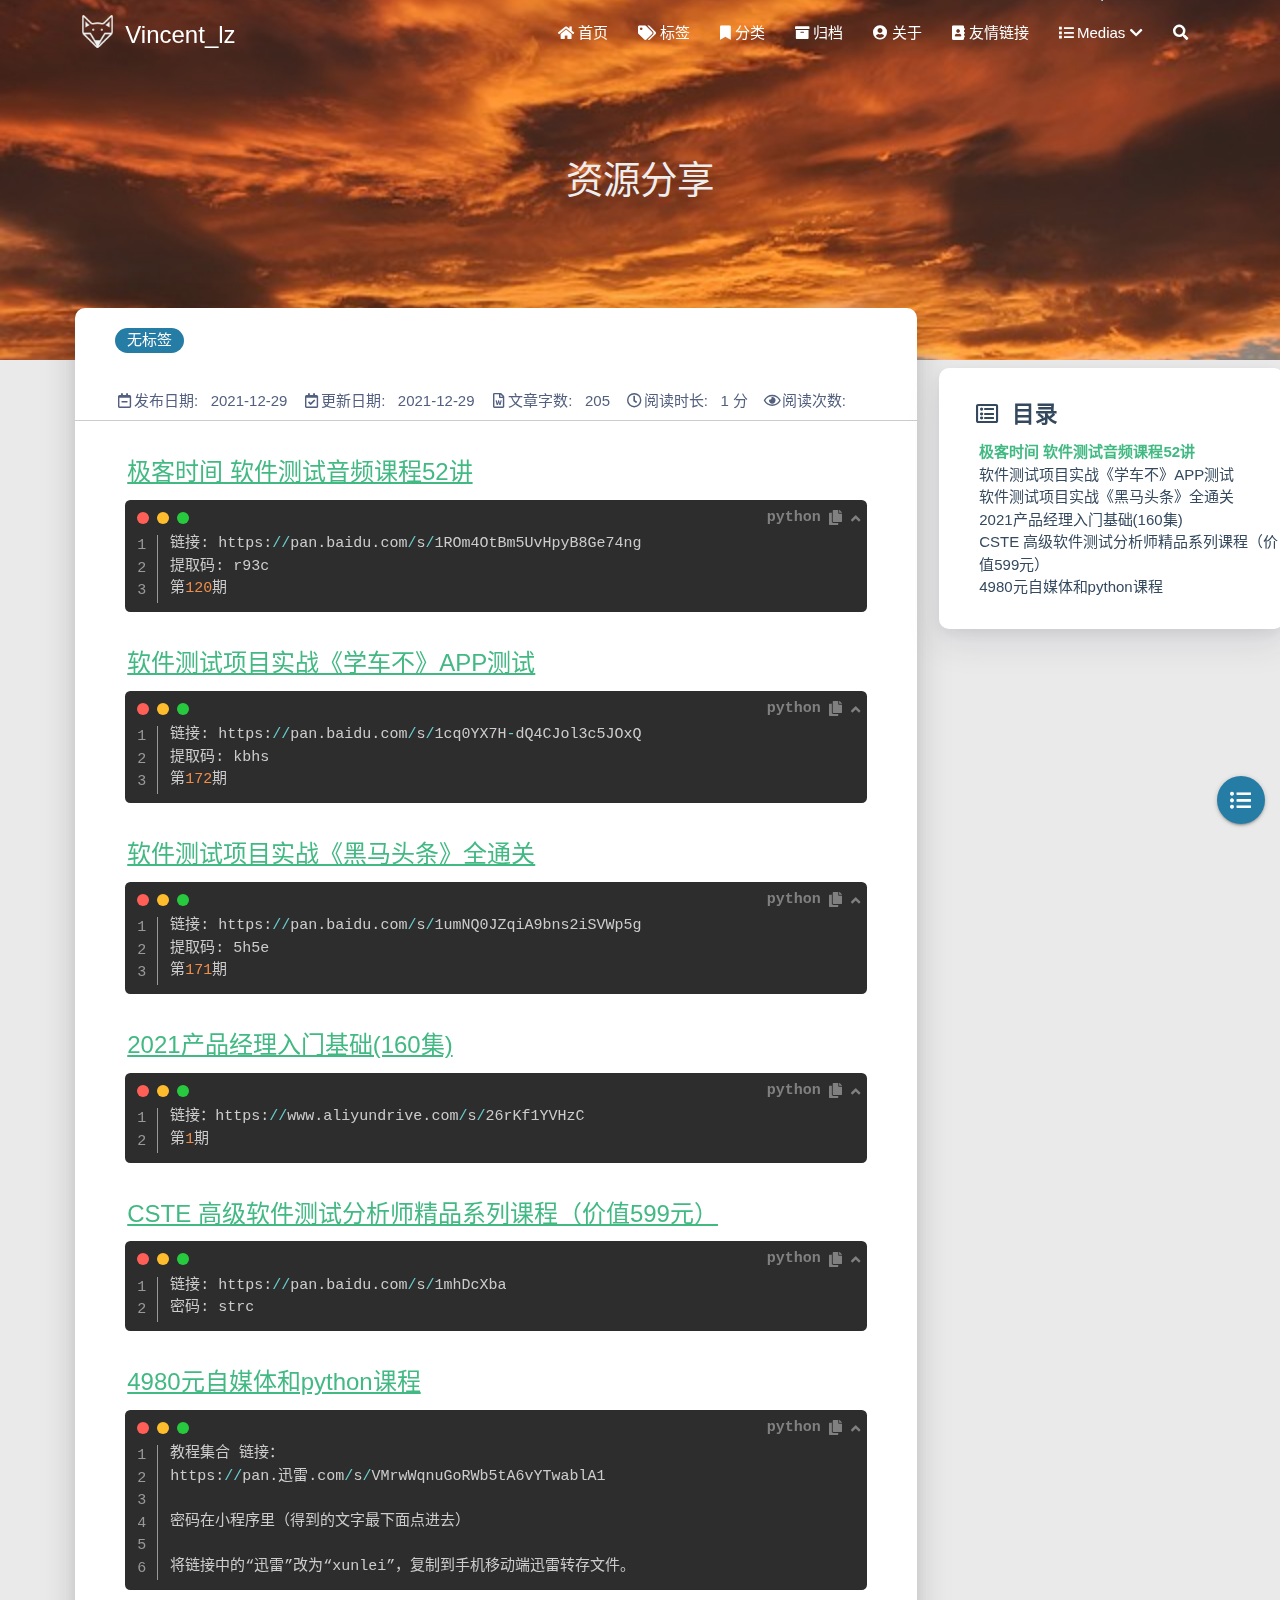
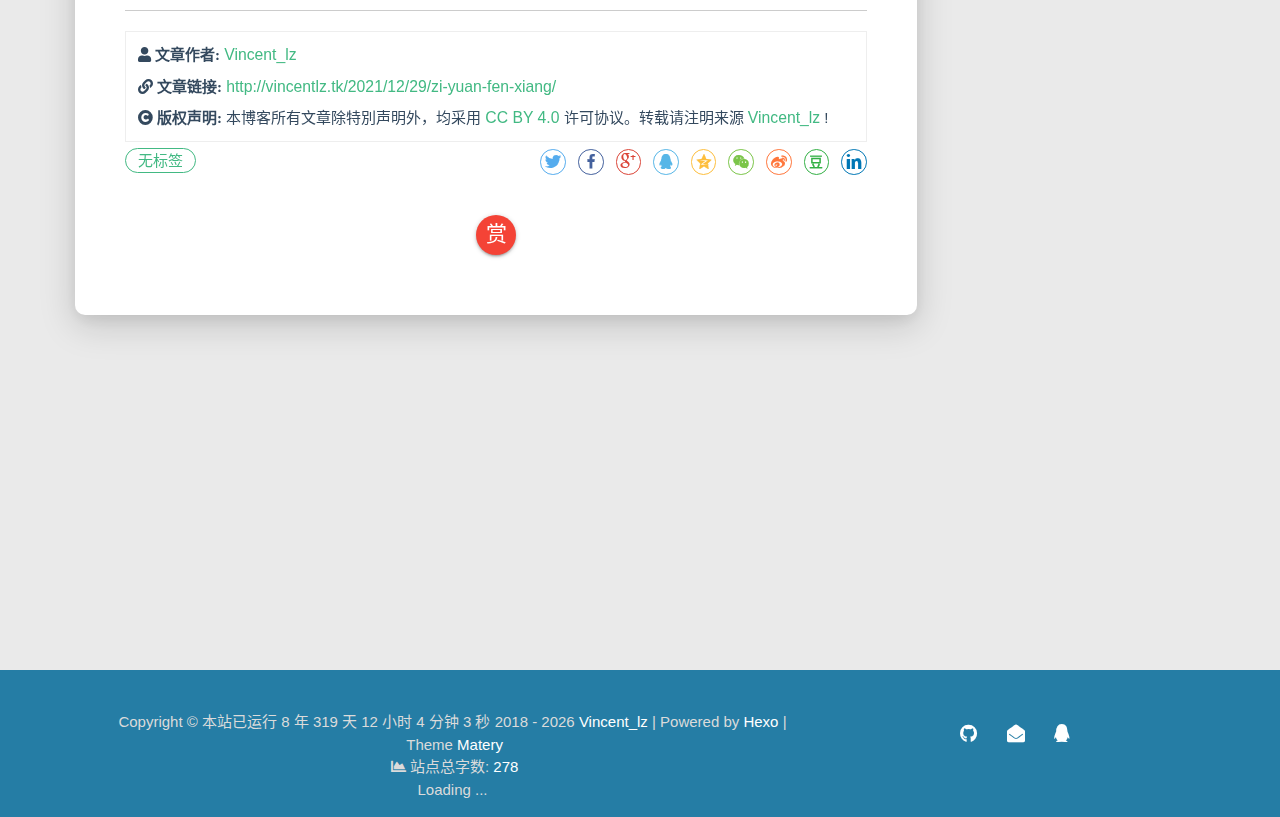
<file: 2021/12/29/zi-yuan-fen-xiang/index.html>
<!DOCTYPE HTML>
<html lang="zh-CN">


<head>
    <meta charset="utf-8">
    <meta name="keywords" content="资源分享, Vincent，博客，blog，软件测试，hexo 主题">
    <meta name="description" content="极客时间 软件测试音频课程52讲链接: https://pan.baidu.com/s/1ROm4OtBm5UvHpyB8Ge74ng
提取码: r93c
第120期

软件测试项目实战《学车不》APP测试链接: https://pan.b">
    <meta http-equiv="X-UA-Compatible" content="IE=edge">
    <meta name="viewport" content="width=device-width, initial-scale=1.0, user-scalable=no">
    <meta name="renderer" content="webkit|ie-stand|ie-comp">
    <meta name="mobile-web-app-capable" content="yes">
    <meta name="format-detection" content="telephone=no">
    <meta name="apple-mobile-web-app-capable" content="yes">
    <meta name="apple-mobile-web-app-status-bar-style" content="black-translucent">
    <meta name="referrer" content="no-referrer-when-downgrade">
    <!-- Global site tag (gtag.js) - Google Analytics -->


    <title>资源分享 | Vincent_lz</title>
    <link rel="icon" type="image/png" href="/favicon.png">

    <link rel="stylesheet" type="text/css" href="/libs/awesome/css/all.min.css">
    <link rel="stylesheet" type="text/css" href="/libs/materialize/materialize.min.css">
    <link rel="stylesheet" type="text/css" href="/libs/aos/aos.css">
    <link rel="stylesheet" type="text/css" href="/libs/animate/animate.min.css">
    <link rel="stylesheet" type="text/css" href="/libs/lightGallery/css/lightgallery.min.css">
    <link rel="stylesheet" type="text/css" href="/css/matery.css">
    <link rel="stylesheet" type="text/css" href="/css/my.css">

    <script src="/libs/jquery/jquery-3.6.0.min.js"></script>

<meta name="generator" content="Hexo 6.0.0">
<style>.github-emoji { position: relative; display: inline-block; width: 1.2em; min-height: 1.2em; overflow: hidden; vertical-align: top; color: transparent; }  .github-emoji > span { position: relative; z-index: 10; }  .github-emoji img, .github-emoji .fancybox { margin: 0 !important; padding: 0 !important; border: none !important; outline: none !important; text-decoration: none !important; user-select: none !important; cursor: auto !important; }  .github-emoji img { height: 1.2em !important; width: 1.2em !important; position: absolute !important; left: 50% !important; top: 50% !important; transform: translate(-50%, -50%) !important; user-select: none !important; cursor: auto !important; } .github-emoji-fallback { color: inherit; } .github-emoji-fallback img { opacity: 0 !important; }</style>
<link rel="alternate" href="/atom.xml" title="Vincent_lz" type="application/atom+xml">
</head>




<body>
    <header class="navbar-fixed">
    <nav id="headNav" class="bg-color nav-transparent">
        <div id="navContainer" class="nav-wrapper container">
            <div class="brand-logo">
                <a href="/" class="waves-effect waves-light">
                    
                    <img src="/medias/logo.png" class="logo-img" alt="LOGO">
                    
                    <span class="logo-span">Vincent_lz</span>
                </a>
            </div>
            

<a href="#" data-target="mobile-nav" class="sidenav-trigger button-collapse"><i class="fas fa-bars"></i></a>
<ul class="right nav-menu">
  
  <li class="hide-on-med-and-down nav-item">
    
    <a href="/" class="waves-effect waves-light">
      
      <i class="fas fa-home" style="zoom: 0.6;"></i>
      
      <span>首页</span>
    </a>
    
  </li>
  
  <li class="hide-on-med-and-down nav-item">
    
    <a href="/tags" class="waves-effect waves-light">
      
      <i class="fas fa-tags" style="zoom: 0.6;"></i>
      
      <span>标签</span>
    </a>
    
  </li>
  
  <li class="hide-on-med-and-down nav-item">
    
    <a href="/categories" class="waves-effect waves-light">
      
      <i class="fas fa-bookmark" style="zoom: 0.6;"></i>
      
      <span>分类</span>
    </a>
    
  </li>
  
  <li class="hide-on-med-and-down nav-item">
    
    <a href="/archives" class="waves-effect waves-light">
      
      <i class="fas fa-archive" style="zoom: 0.6;"></i>
      
      <span>归档</span>
    </a>
    
  </li>
  
  <li class="hide-on-med-and-down nav-item">
    
    <a href="/about" class="waves-effect waves-light">
      
      <i class="fas fa-user-circle" style="zoom: 0.6;"></i>
      
      <span>关于</span>
    </a>
    
  </li>
  
  <li class="hide-on-med-and-down nav-item">
    
    <a href="/friends" class="waves-effect waves-light">
      
      <i class="fas fa-address-book" style="zoom: 0.6;"></i>
      
      <span>友情链接</span>
    </a>
    
  </li>
  
  <li class="hide-on-med-and-down nav-item">
    
    <a href="" class="waves-effect waves-light">

      
      <i class="fas fa-list" style="zoom: 0.6;"></i>
      
      <span>Medias</span>
      <i class="fas fa-chevron-down" aria-hidden="true" style="zoom: 0.6;"></i>
    </a>
    <ul class="sub-nav menus_item_child ">
      
      <li>
        <a href="/musics">
          
          <i class="fas fa-music" style="margin-top: -20px; zoom: 0.6;"></i>
          
          <span>Musics</span>
        </a>
      </li>
      
      <li>
        <a href="/movies">
          
          <i class="fas fa-film" style="margin-top: -20px; zoom: 0.6;"></i>
          
          <span>Movies</span>
        </a>
      </li>
      
      <li>
        <a href="/books">
          
          <i class="fas fa-book" style="margin-top: -20px; zoom: 0.6;"></i>
          
          <span>Books</span>
        </a>
      </li>
      
      <li>
        <a href="/galleries">
          
          <i class="fas fa-image" style="margin-top: -20px; zoom: 0.6;"></i>
          
          <span>Galleries</span>
        </a>
      </li>
      
    </ul>
    
  </li>
  
  <li>
    <a href="#searchModal" class="modal-trigger waves-effect waves-light">
      <i id="searchIcon" class="fas fa-search" title="搜索" style="zoom: 0.85;"></i>
    </a>
  </li>
</ul>


<div id="mobile-nav" class="side-nav sidenav">

    <div class="mobile-head bg-color">
        
        <img src="/medias/logo.png" class="logo-img circle responsive-img">
        
        <div class="logo-name">Vincent_lz</div>
        <div class="logo-desc">
            
            路遥知马力日久见人心！
            
        </div>
    </div>

    <ul class="menu-list mobile-menu-list">
        
        <li class="m-nav-item">
	  
		<a href="/" class="waves-effect waves-light">
			
			    <i class="fa-fw fas fa-home"></i>
			
			首页
		</a>
          
        </li>
        
        <li class="m-nav-item">
	  
		<a href="/tags" class="waves-effect waves-light">
			
			    <i class="fa-fw fas fa-tags"></i>
			
			标签
		</a>
          
        </li>
        
        <li class="m-nav-item">
	  
		<a href="/categories" class="waves-effect waves-light">
			
			    <i class="fa-fw fas fa-bookmark"></i>
			
			分类
		</a>
          
        </li>
        
        <li class="m-nav-item">
	  
		<a href="/archives" class="waves-effect waves-light">
			
			    <i class="fa-fw fas fa-archive"></i>
			
			归档
		</a>
          
        </li>
        
        <li class="m-nav-item">
	  
		<a href="/about" class="waves-effect waves-light">
			
			    <i class="fa-fw fas fa-user-circle"></i>
			
			关于
		</a>
          
        </li>
        
        <li class="m-nav-item">
	  
		<a href="/friends" class="waves-effect waves-light">
			
			    <i class="fa-fw fas fa-address-book"></i>
			
			友情链接
		</a>
          
        </li>
        
        <li class="m-nav-item">
	  
		<a href="javascript:;">
			
				<i class="fa-fw fas fa-list"></i>
			
			Medias
			<span class="m-icon"><i class="fas fa-chevron-right"></i></span>
		</a>
            <ul  style="background:  ;" >
              
                <li>

                  <a href="/musics " style="margin-left:75px">
				  
				   <i class="fa fas fa-music" style="position: absolute;left:50px" ></i>
			      
		          <span>Musics</span>
                  </a>
                </li>
              
                <li>

                  <a href="/movies " style="margin-left:75px">
				  
				   <i class="fa fas fa-film" style="position: absolute;left:50px" ></i>
			      
		          <span>Movies</span>
                  </a>
                </li>
              
                <li>

                  <a href="/books " style="margin-left:75px">
				  
				   <i class="fa fas fa-book" style="position: absolute;left:50px" ></i>
			      
		          <span>Books</span>
                  </a>
                </li>
              
                <li>

                  <a href="/galleries " style="margin-left:75px">
				  
				   <i class="fa fas fa-image" style="position: absolute;left:50px" ></i>
			      
		          <span>Galleries</span>
                  </a>
                </li>
              
            </ul>
          
        </li>
        
        
        <li><div class="divider"></div></li>
        <li>
            <a href="https://github.com/blinkfox/hexo-theme-matery" class="waves-effect waves-light" target="_blank">
                <i class="fab fa-github-square fa-fw"></i>Fork Me
            </a>
        </li>
        
    </ul>
</div>


        </div>

        
            <style>
    .nav-transparent .github-corner {
        display: none !important;
    }

    .github-corner {
        position: absolute;
        z-index: 10;
        top: 0;
        right: 0;
        border: 0;
        transform: scale(1.1);
    }

    .github-corner svg {
        color: #0f9d58;
        fill: #fff;
        height: 64px;
        width: 64px;
    }

    .github-corner:hover .octo-arm {
        animation: a 0.56s ease-in-out;
    }

    .github-corner .octo-arm {
        animation: none;
    }

    @keyframes a {
        0%,
        to {
            transform: rotate(0);
        }
        20%,
        60% {
            transform: rotate(-25deg);
        }
        40%,
        80% {
            transform: rotate(10deg);
        }
    }
</style>

<a href="https://github.com/blinkfox/hexo-theme-matery" class="github-corner tooltipped hide-on-med-and-down" target="_blank"
   data-tooltip="Fork Me" data-position="left" data-delay="50">
    <svg viewBox="0 0 250 250" aria-hidden="true">
        <path d="M0,0 L115,115 L130,115 L142,142 L250,250 L250,0 Z"></path>
        <path d="M128.3,109.0 C113.8,99.7 119.0,89.6 119.0,89.6 C122.0,82.7 120.5,78.6 120.5,78.6 C119.2,72.0 123.4,76.3 123.4,76.3 C127.3,80.9 125.5,87.3 125.5,87.3 C122.9,97.6 130.6,101.9 134.4,103.2"
              fill="currentColor" style="transform-origin: 130px 106px;" class="octo-arm"></path>
        <path d="M115.0,115.0 C114.9,115.1 118.7,116.5 119.8,115.4 L133.7,101.6 C136.9,99.2 139.9,98.4 142.2,98.6 C133.8,88.0 127.5,74.4 143.8,58.0 C148.5,53.4 154.0,51.2 159.7,51.0 C160.3,49.4 163.2,43.6 171.4,40.1 C171.4,40.1 176.1,42.5 178.8,56.2 C183.1,58.6 187.2,61.8 190.9,65.4 C194.5,69.0 197.7,73.2 200.1,77.6 C213.8,80.2 216.3,84.9 216.3,84.9 C212.7,93.1 206.9,96.0 205.4,96.6 C205.1,102.4 203.0,107.8 198.3,112.5 C181.9,128.9 168.3,122.5 157.7,114.1 C157.9,116.9 156.7,120.9 152.7,124.9 L141.0,136.5 C139.8,137.7 141.6,141.9 141.8,141.8 Z"
              fill="currentColor" class="octo-body"></path>
    </svg>
</a>
        
    </nav>

</header>

    



<div class="bg-cover pd-header post-cover" style="background-image: url('/medias/featureimages/17.jpg')">
    <div class="container" style="right: 0px;left: 0px;">
        <div class="row">
            <div class="col s12 m12 l12">
                <div class="brand">
                    <h1 class="description center-align post-title">资源分享</h1>
                </div>
            </div>
        </div>
    </div>
</div>




<main class="post-container content">

    
    <link rel="stylesheet" href="/libs/tocbot/tocbot.css">
<style>
    #articleContent h1::before,
    #articleContent h2::before,
    #articleContent h3::before,
    #articleContent h4::before,
    #articleContent h5::before,
    #articleContent h6::before {
        display: block;
        content: " ";
        height: 100px;
        margin-top: -100px;
        visibility: hidden;
    }

    #articleContent :focus {
        outline: none;
    }

    .toc-fixed {
        position: fixed;
        top: 64px;
    }

    .toc-widget {
        width: 345px;
        padding-left: 20px;
    }

    .toc-widget .toc-title {
        padding: 35px 0 15px 17px;
        font-size: 1.5rem;
        font-weight: bold;
        line-height: 1.5rem;
    }

    .toc-widget ol {
        padding: 0;
        list-style: none;
    }

    #toc-content {
        padding-bottom: 30px;
        overflow: auto;
    }

    #toc-content ol {
        padding-left: 10px;
    }

    #toc-content ol li {
        padding-left: 10px;
    }

    #toc-content .toc-link:hover {
        color: #42b983;
        font-weight: 700;
        text-decoration: underline;
    }

    #toc-content .toc-link::before {
        background-color: transparent;
        max-height: 25px;

        position: absolute;
        right: 23.5vw;
        display: block;
    }

    #toc-content .is-active-link {
        color: #42b983;
    }

    #floating-toc-btn {
        position: fixed;
        right: 15px;
        bottom: 76px;
        padding-top: 15px;
        margin-bottom: 0;
        z-index: 998;
    }

    #floating-toc-btn .btn-floating {
        width: 48px;
        height: 48px;
    }

    #floating-toc-btn .btn-floating i {
        line-height: 48px;
        font-size: 1.4rem;
    }
</style>
<div class="row">
    <div id="main-content" class="col s12 m12 l9">
        <!-- 文章内容详情 -->
<div id="artDetail">
    <div class="card">
        <div class="card-content article-info">
            <div class="row tag-cate">
                <div class="col s7">
                    
                          <div class="article-tag">
                            <span class="chip bg-color">无标签</span>
                          </div>
                    
                </div>
                <div class="col s5 right-align">
                    
                </div>
            </div>

            <div class="post-info">
                
                <div class="post-date info-break-policy">
                    <i class="far fa-calendar-minus fa-fw"></i>发布日期:&nbsp;&nbsp;
                    2021-12-29
                </div>
                

                
                <div class="post-date info-break-policy">
                    <i class="far fa-calendar-check fa-fw"></i>更新日期:&nbsp;&nbsp;
                    2021-12-29
                </div>
                

                
                <div class="info-break-policy">
                    <i class="far fa-file-word fa-fw"></i>文章字数:&nbsp;&nbsp;
                    205
                </div>
                

                
                <div class="info-break-policy">
                    <i class="far fa-clock fa-fw"></i>阅读时长:&nbsp;&nbsp;
                    1 分
                </div>
                

                
                    <div id="busuanzi_container_page_pv" class="info-break-policy">
                        <i class="far fa-eye fa-fw"></i>阅读次数:&nbsp;&nbsp;
                        <span id="busuanzi_value_page_pv"></span>
                    </div>
				
            </div>
        </div>
        <hr class="clearfix">

        
        <!-- 是否加载使用自带的 prismjs. -->
        <link rel="stylesheet" href="/libs/prism/prism.css">
        

        

        <div class="card-content article-card-content">
            <div id="articleContent">
                <h3 id="极客时间-软件测试音频课程52讲"><a href="#极客时间-软件测试音频课程52讲" class="headerlink" title="极客时间 软件测试音频课程52讲"></a><a target="_blank" rel="noopener" href="https://www.dmzshequ.com/forum.php?mod=viewthread&amp;tid=10515">极客时间 软件测试音频课程52讲</a></h3><pre class="line-numbers language-python" data-language="python"><code class="language-python">链接<span class="token punctuation">:</span> https<span class="token punctuation">:</span><span class="token operator">//</span>pan<span class="token punctuation">.</span>baidu<span class="token punctuation">.</span>com<span class="token operator">/</span>s<span class="token operator">/</span>1ROm4OtBm5UvHpyB8Ge74ng
提取码<span class="token punctuation">:</span> r93c
第<span class="token number">120</span>期
<span aria-hidden="true" class="line-numbers-rows"><span></span><span></span><span></span></span></code></pre>
<h3 id="软件测试项目实战《学车不》APP测试"><a href="#软件测试项目实战《学车不》APP测试" class="headerlink" title="软件测试项目实战《学车不》APP测试"></a><a target="_blank" rel="noopener" href="https://www.dmzshequ.com/forum.php?mod=viewthread&amp;tid=18502&amp;highlight=%E8%BD%AF%E4%BB%B6%E6%B5%8B%E8%AF%95">软件测试项目实战《学车不》APP测试</a></h3><pre class="line-numbers language-python" data-language="python"><code class="language-python">链接<span class="token punctuation">:</span> https<span class="token punctuation">:</span><span class="token operator">//</span>pan<span class="token punctuation">.</span>baidu<span class="token punctuation">.</span>com<span class="token operator">/</span>s<span class="token operator">/</span>1cq0YX7H<span class="token operator">-</span>dQ4CJol3c5JOxQ
提取码<span class="token punctuation">:</span> kbhs
第<span class="token number">172</span>期
<span aria-hidden="true" class="line-numbers-rows"><span></span><span></span><span></span></span></code></pre>
<h3 id="软件测试项目实战《黑马头条》全通关"><a href="#软件测试项目实战《黑马头条》全通关" class="headerlink" title="软件测试项目实战《黑马头条》全通关"></a><a target="_blank" rel="noopener" href="https://www.dmzshequ.com/forum.php?mod=viewthread&amp;tid=18479&amp;highlight=%E8%BD%AF%E4%BB%B6%E6%B5%8B%E8%AF%95">软件测试项目实战《黑马头条》全通关</a></h3><pre class="line-numbers language-python" data-language="python"><code class="language-python">链接<span class="token punctuation">:</span> https<span class="token punctuation">:</span><span class="token operator">//</span>pan<span class="token punctuation">.</span>baidu<span class="token punctuation">.</span>com<span class="token operator">/</span>s<span class="token operator">/</span>1umNQ0JZqiA9bns2iSVWp5g
提取码<span class="token punctuation">:</span> 5h5e
第<span class="token number">171</span>期
<span aria-hidden="true" class="line-numbers-rows"><span></span><span></span><span></span></span></code></pre>
<h3 id="2021产品经理入门基础-160集"><a href="#2021产品经理入门基础-160集" class="headerlink" title="2021产品经理入门基础(160集)"></a><a target="_blank" rel="noopener" href="https://www.dmzshequ.com/thread-20097-1-1.html">2021产品经理入门基础(160集)</a></h3><pre class="line-numbers language-python" data-language="python"><code class="language-python">链接：https<span class="token punctuation">:</span><span class="token operator">//</span>www<span class="token punctuation">.</span>aliyundrive<span class="token punctuation">.</span>com<span class="token operator">/</span>s<span class="token operator">/</span>26rKf1YVHzC
第<span class="token number">1</span>期
<span aria-hidden="true" class="line-numbers-rows"><span></span><span></span></span></code></pre>
<h3 id="CSTE-高级软件测试分析师精品系列课程（价值599元）"><a href="#CSTE-高级软件测试分析师精品系列课程（价值599元）" class="headerlink" title="CSTE 高级软件测试分析师精品系列课程（价值599元）"></a><a target="_blank" rel="noopener" href="https://www.dmzshequ.com/forum.php?mod=viewthread&amp;tid=859&amp;highlight=%E8%BD%AF%E4%BB%B6%E6%B5%8B%E8%AF%95">CSTE 高级软件测试分析师精品系列课程（价值599元）</a></h3><pre class="line-numbers language-python" data-language="python"><code class="language-python">链接<span class="token punctuation">:</span> https<span class="token punctuation">:</span><span class="token operator">//</span>pan<span class="token punctuation">.</span>baidu<span class="token punctuation">.</span>com<span class="token operator">/</span>s<span class="token operator">/</span>1mhDcXba
密码<span class="token punctuation">:</span> strc
<span aria-hidden="true" class="line-numbers-rows"><span></span><span></span></span></code></pre>
<h3 id="4980元自媒体和python课程"><a href="#4980元自媒体和python课程" class="headerlink" title="4980元自媒体和python课程"></a><a target="_blank" rel="noopener" href="https://www.yuque.com/r/note/0a7e3b41-43ae-4235-9796-62ef65f9c03f">4980元自媒体和python课程</a></h3><pre class="line-numbers language-python" data-language="python"><code class="language-python">教程集合 链接：
https<span class="token punctuation">:</span><span class="token operator">//</span>pan<span class="token punctuation">.</span>迅雷<span class="token punctuation">.</span>com<span class="token operator">/</span>s<span class="token operator">/</span>VMrwWqnuGoRWb5tA6vYTwablA1

密码在小程序里（得到的文字最下面点进去）

将链接中的“迅雷”改为“xunlei”，复制到手机移动端迅雷转存文件。
<span aria-hidden="true" class="line-numbers-rows"><span></span><span></span><span></span><span></span><span></span><span></span></span></code></pre>

                
            </div>
            <hr/>

            

    <div class="reprint" id="reprint-statement">
        
            <div class="reprint__author">
                <span class="reprint-meta" style="font-weight: bold;">
                    <i class="fas fa-user">
                        文章作者:
                    </i>
                </span>
                <span class="reprint-info">
                    <a href="/about" rel="external nofollow noreferrer">Vincent_lz</a>
                </span>
            </div>
            <div class="reprint__type">
                <span class="reprint-meta" style="font-weight: bold;">
                    <i class="fas fa-link">
                        文章链接:
                    </i>
                </span>
                <span class="reprint-info">
                    <a href="http://vincentlz.tk/2021/12/29/zi-yuan-fen-xiang/">http://vincentlz.tk/2021/12/29/zi-yuan-fen-xiang/</a>
                </span>
            </div>
            <div class="reprint__notice">
                <span class="reprint-meta" style="font-weight: bold;">
                    <i class="fas fa-copyright">
                        版权声明:
                    </i>
                </span>
                <span class="reprint-info">
                    本博客所有文章除特別声明外，均采用
                    <a href="https://creativecommons.org/licenses/by/4.0/deed.zh" rel="external nofollow noreferrer" target="_blank">CC BY 4.0</a>
                    许可协议。转载请注明来源
                    <a href="/about" target="_blank">Vincent_lz</a>
                    !
                </span>
            </div>
        
    </div>

    <script async defer>
      document.addEventListener("copy", function (e) {
        let toastHTML = '<span>复制成功，请遵循本文的转载规则</span><button class="btn-flat toast-action" onclick="navToReprintStatement()" style="font-size: smaller">查看</a>';
        M.toast({html: toastHTML})
      });

      function navToReprintStatement() {
        $("html, body").animate({scrollTop: $("#reprint-statement").offset().top - 80}, 800);
      }
    </script>



            <div class="tag_share" style="display: block;">
                <div class="post-meta__tag-list" style="display: inline-block;">
                    
                        <div class="article-tag">
                            <span class="chip bg-color">无标签</span>
                        </div>
                    
                </div>
                <div class="post_share" style="zoom: 80%; width: fit-content; display: inline-block; float: right; margin: -0.15rem 0;">
                    <link rel="stylesheet" type="text/css" href="/libs/share/css/share.min.css">
<div id="article-share">

    
    <div class="social-share" data-sites="twitter,facebook,google,qq,qzone,wechat,weibo,douban,linkedin" data-wechat-qrcode-helper="<p>微信扫一扫即可分享！</p>"></div>
    <script src="/libs/share/js/social-share.min.js"></script>
    

    

</div>

                </div>
            </div>
            
                <style>
    #reward {
        margin: 40px 0;
        text-align: center;
    }

    #reward .reward-link {
        font-size: 1.4rem;
        line-height: 38px;
    }

    #reward .btn-floating:hover {
        box-shadow: 0 6px 12px rgba(0, 0, 0, 0.2), 0 5px 15px rgba(0, 0, 0, 0.2);
    }

    #rewardModal {
        width: 320px;
        height: 350px;
    }

    #rewardModal .reward-title {
        margin: 15px auto;
        padding-bottom: 5px;
    }

    #rewardModal .modal-content {
        padding: 10px;
    }

    #rewardModal .close {
        position: absolute;
        right: 15px;
        top: 15px;
        color: rgba(0, 0, 0, 0.5);
        font-size: 1.3rem;
        line-height: 20px;
        cursor: pointer;
    }

    #rewardModal .close:hover {
        color: #ef5350;
        transform: scale(1.3);
        -moz-transform:scale(1.3);
        -webkit-transform:scale(1.3);
        -o-transform:scale(1.3);
    }

    #rewardModal .reward-tabs {
        margin: 0 auto;
        width: 210px;
    }

    .reward-tabs .tabs {
        height: 38px;
        margin: 10px auto;
        padding-left: 0;
    }

    .reward-content ul {
        padding-left: 0 !important;
    }

    .reward-tabs .tabs .tab {
        height: 38px;
        line-height: 38px;
    }

    .reward-tabs .tab a {
        color: #fff;
        background-color: #ccc;
    }

    .reward-tabs .tab a:hover {
        background-color: #ccc;
        color: #fff;
    }

    .reward-tabs .wechat-tab .active {
        color: #fff !important;
        background-color: #22AB38 !important;
    }

    .reward-tabs .alipay-tab .active {
        color: #fff !important;
        background-color: #019FE8 !important;
    }

    .reward-tabs .reward-img {
        width: 210px;
        height: 210px;
    }
</style>

<div id="reward">
    <a href="#rewardModal" class="reward-link modal-trigger btn-floating btn-medium waves-effect waves-light red">赏</a>

    <!-- Modal Structure -->
    <div id="rewardModal" class="modal">
        <div class="modal-content">
            <a class="close modal-close"><i class="fas fa-times"></i></a>
            <h4 class="reward-title">你的赏识是我前进的动力</h4>
            <div class="reward-content">
                <div class="reward-tabs">
                    <ul class="tabs row">
                        <li class="tab col s6 alipay-tab waves-effect waves-light"><a href="#alipay">支付宝</a></li>
                        <li class="tab col s6 wechat-tab waves-effect waves-light"><a href="#wechat">微 信</a></li>
                    </ul>
                    <div id="alipay">
                        <img src="/medias/reward/alipay.jpg" class="reward-img" alt="支付宝打赏二维码">
                    </div>
                    <div id="wechat">
                        <img src="/medias/reward/wechat.png" class="reward-img" alt="微信打赏二维码">
                    </div>
                </div>
            </div>
        </div>
    </div>
</div>

<script>
    $(function () {
        $('.tabs').tabs();
    });
</script>

            
        </div>
    </div>

    

    

    

    

    

    

    

    

    

<article id="prenext-posts" class="prev-next articles">
    <div class="row article-row">
        
        <div class="article col s12 m6" data-aos="fade-up" data-aos="fade-up">
            <div class="article-badge left-badge text-color">
                <i class="far fa-dot-circle"></i>&nbsp;本篇
            </div>
            <div class="card">
                <a href="/2021/12/29/zi-yuan-fen-xiang/">
                    <div class="card-image">
                        
                        
                        <img src="/medias/featureimages/17.jpg" class="responsive-img" alt="资源分享">
                        
                        <span class="card-title">资源分享</span>
                    </div>
                </a>
                <div class="card-content article-content">
                    <div class="summary block-with-text">
                        
                            
                        
                    </div>
                    <div class="publish-info">
                            <span class="publish-date">
                                <i class="far fa-clock fa-fw icon-date"></i>2021-12-29
                            </span>
                        <span class="publish-author">
                            
                            <i class="fas fa-user fa-fw"></i>
                            Vincent_lz
                            
                        </span>
                    </div>
                </div>

                
            </div>
        </div>
        
        
        <div class="article col s12 m6" data-aos="fade-up">
            <div class="article-badge right-badge text-color">
                下一篇&nbsp;<i class="fas fa-chevron-right"></i>
            </div>
            <div class="card">
                <a href="/2021/12/28/hello-world/">
                    <div class="card-image">
                        
                        
                        <img src="/medias/featureimages/12.jpg" class="responsive-img" alt="Hello World">
                        
                        <span class="card-title">Hello World</span>
                    </div>
                </a>
                <div class="card-content article-content">
                    <div class="summary block-with-text">
                        
                            
                        
                    </div>
                    <div class="publish-info">
                            <span class="publish-date">
                                <i class="far fa-clock fa-fw icon-date"></i>2021-12-28
                            </span>
                        <span class="publish-author">
                            
                            <i class="fas fa-user fa-fw"></i>
                            Vincent_lz
                            
                        </span>
                    </div>
                </div>
                
            </div>
        </div>
        
    </div>
</article>

</div>



<!-- 代码块功能依赖 -->
<script type="text/javascript" src="/libs/codeBlock/codeBlockFuction.js"></script>

<!-- 代码语言 -->

<script type="text/javascript" src="/libs/codeBlock/codeLang.js"></script>


<!-- 代码块复制 -->

<script type="text/javascript" src="/libs/codeBlock/codeCopy.js"></script>


<!-- 代码块收缩 -->

<script type="text/javascript" src="/libs/codeBlock/codeShrink.js"></script>


    </div>
    <div id="toc-aside" class="expanded col l3 hide-on-med-and-down">
        <div class="toc-widget card" style="background-color: white;">
            <div class="toc-title"><i class="far fa-list-alt"></i>&nbsp;&nbsp;目录</div>
            <div id="toc-content"></div>
        </div>
    </div>
</div>

<!-- TOC 悬浮按钮. -->

<div id="floating-toc-btn" class="hide-on-med-and-down">
    <a class="btn-floating btn-large bg-color">
        <i class="fas fa-list-ul"></i>
    </a>
</div>


<script src="/libs/tocbot/tocbot.min.js"></script>
<script>
    $(function () {
        tocbot.init({
            tocSelector: '#toc-content',
            contentSelector: '#articleContent',
            headingsOffset: -($(window).height() * 0.4 - 45),
            collapseDepth: Number('0'),
            headingSelector: 'h2, h3, h4'
        });

        // modify the toc link href to support Chinese.
        let i = 0;
        let tocHeading = 'toc-heading-';
        $('#toc-content a').each(function () {
            $(this).attr('href', '#' + tocHeading + (++i));
        });

        // modify the heading title id to support Chinese.
        i = 0;
        $('#articleContent').children('h2, h3, h4').each(function () {
            $(this).attr('id', tocHeading + (++i));
        });

        // Set scroll toc fixed.
        let tocHeight = parseInt($(window).height() * 0.4 - 64);
        let $tocWidget = $('.toc-widget');
        $(window).scroll(function () {
            let scroll = $(window).scrollTop();
            /* add post toc fixed. */
            if (scroll > tocHeight) {
                $tocWidget.addClass('toc-fixed');
            } else {
                $tocWidget.removeClass('toc-fixed');
            }
        });

        
        /* 修复文章卡片 div 的宽度. */
        let fixPostCardWidth = function (srcId, targetId) {
            let srcDiv = $('#' + srcId);
            if (srcDiv.length === 0) {
                return;
            }

            let w = srcDiv.width();
            if (w >= 450) {
                w = w + 21;
            } else if (w >= 350 && w < 450) {
                w = w + 18;
            } else if (w >= 300 && w < 350) {
                w = w + 16;
            } else {
                w = w + 14;
            }
            $('#' + targetId).width(w);
        };

        // 切换TOC目录展开收缩的相关操作.
        const expandedClass = 'expanded';
        let $tocAside = $('#toc-aside');
        let $mainContent = $('#main-content');
        $('#floating-toc-btn .btn-floating').click(function () {
            if ($tocAside.hasClass(expandedClass)) {
                $tocAside.removeClass(expandedClass).hide();
                $mainContent.removeClass('l9');
            } else {
                $tocAside.addClass(expandedClass).show();
                $mainContent.addClass('l9');
            }
            fixPostCardWidth('artDetail', 'prenext-posts');
        });
        
    });
</script>

    

</main>




    <footer class="page-footer bg-color">
    
        <link rel="stylesheet" href="/libs/aplayer/APlayer.min.css">
<style>
    .aplayer .aplayer-lrc p {
        
        display: none;
        
        font-size: 12px;
        font-weight: 700;
        line-height: 16px !important;
    }

    .aplayer .aplayer-lrc p.aplayer-lrc-current {
        
        display: none;
        
        font-size: 15px;
        color: #42b983;
    }

    
    .aplayer.aplayer-fixed.aplayer-narrow .aplayer-body {
        left: -66px !important;
    }

    .aplayer.aplayer-fixed.aplayer-narrow .aplayer-body:hover {
        left: 0px !important;
    }

    
</style>
<div class="">
    
    <div class="row">
        <meting-js class="col l8 offset-l2 m10 offset-m1 s12"
                   server="netease"
                   type="playlist"
                   id="924377848"
                   fixed='true'
                   autoplay='true'
                   theme='#42b983'
                   loop='all'
                   order='random'
                   preload='auto'
                   volume='0.1'
                   list-folded='true'
        >
        </meting-js>
    </div>
</div>

<script src="/libs/aplayer/APlayer.min.js"></script>
<script src="/libs/aplayer/Meting.min.js"></script>

    

    <div class="container row center-align"
         style="margin-bottom: 15px !important;">
        <div class="col s12 m8 l8 copy-right">
            Copyright&nbsp;&copy;
            <span id="sitetime"></span>
            
                <span id="year">2018-2022</span>
            
            <a href="/about" target="_blank">Vincent_lz</a>
            |&nbsp;Powered by&nbsp;<a href="https://hexo.io/" target="_blank">Hexo</a>
            |&nbsp;Theme&nbsp;<a href="https://github.com/Vincentlz" target="_blank">Matery</a>
            <br>
            
                &nbsp;<i class="fas fa-chart-area"></i>&nbsp;站点总字数:&nbsp;<span
                        class="white-color">278</span>
            
            
            
                
            
            
                <span id="busuanzi_container_site_pv" style='display:none'>
                &nbsp;|&nbsp;<i class="far fa-eye"></i>&nbsp;总访问量:&nbsp;
                    <span id="busuanzi_value_site_pv" class="white-color"></span>
            </span>
            
            
                <span id="busuanzi_container_site_uv" style='display:none'>
                &nbsp;|&nbsp;<i class="fas fa-users"></i>&nbsp;总访问人数:&nbsp;
                    <span id="busuanzi_value_site_uv" class="white-color"></span>
            </span>
            
            <br>

            <!-- 运行天数提醒. -->
            
                <span id="sitetime"> Loading ...</span>
                <script>
                    var calcSiteTime = function () {
                        var seconds = 1000;
                        var minutes = seconds * 60;
                        var hours = minutes * 60;
                        var days = hours * 24;
                        var years = days * 365;
                        var today = new Date();
                        var startYear = "2018";
                        var startMonth = "6";
                        var startDate = "28";
                        var startHour = "0";
                        var startMinute = "0";
                        var startSecond = "0";
                        var todayYear = today.getFullYear();
                        var todayMonth = today.getMonth() + 1;
                        var todayDate = today.getDate();
                        var todayHour = today.getHours();
                        var todayMinute = today.getMinutes();
                        var todaySecond = today.getSeconds();
                        var t1 = Date.UTC(startYear, startMonth, startDate, startHour, startMinute, startSecond);
                        var t2 = Date.UTC(todayYear, todayMonth, todayDate, todayHour, todayMinute, todaySecond);
                        var diff = t2 - t1;
                        var diffYears = Math.floor(diff / years);
                        var diffDays = Math.floor((diff / days) - diffYears * 365);

                        // 区分是否有年份.
                        var language = 'zh-CN';
                        if (startYear === String(todayYear)) {
                            document.getElementById("year").innerHTML = todayYear;
                            var daysTip = 'This site has been running for ' + diffDays + ' days';
                            if (language === 'zh-CN') {
                                daysTip = '本站已运行 ' + diffDays + ' 天';
                            } else if (language === 'zh-HK') {
                                daysTip = '本站已運行 ' + diffDays + ' 天';
                            }
                            document.getElementById("sitetime").innerHTML = daysTip;
                        } else {
                            document.getElementById("year").innerHTML = startYear + " - " + todayYear;
                            var yearsAndDaysTip = 'This site has been running for ' + diffYears + ' years and '
                                + diffDays + ' days';
                            if (language === 'zh-CN') {
                                yearsAndDaysTip = '本站已运行 ' + diffYears + ' 年 ' + diffDays + ' 天';
                            } else if (language === 'zh-HK') {
                                yearsAndDaysTip = '本站已運行 ' + diffYears + ' 年 ' + diffDays + ' 天';
                            }
                            document.getElementById("sitetime").innerHTML = yearsAndDaysTip;
                        }
                    }

                    calcSiteTime();
                </script>
            
            <br>
            
        </div>
        <div class="col s12 m4 l4 social-link social-statis">
    <a href="https://github.com/Vincentlz" class="tooltipped" target="_blank" data-tooltip="访问我的GitHub" data-position="top" data-delay="50">
        <i class="fab fa-github"></i>
    </a>



    <a href="mailto:985126792@qq.com" class="tooltipped" target="_blank" data-tooltip="邮件联系我" data-position="top" data-delay="50">
        <i class="fas fa-envelope-open"></i>
    </a>







    <a href="tencent://AddContact/?fromId=50&fromSubId=1&subcmd=all&uin=985126792" class="tooltipped" target="_blank" data-tooltip="QQ联系我: 985126792" data-position="top" data-delay="50">
        <i class="fab fa-qq"></i>
    </a>







</div>
    </div>
</footer>

<div class="progress-bar"></div>
<script language=javascript>
    function siteTime() {
        window.setTimeout("siteTime()", 1000);
        var seconds = 1000;
        var minutes = seconds * 60;
        var hours = minutes * 60;
        var days = hours * 24;
        var years = days * 365;
        var today = new Date();
        var todayYear = today.getFullYear();
        var todayMonth = today.getMonth() + 1;
        var todayDate = today.getDate();
        var todayHour = today.getHours();
        var todayMinute = today.getMinutes();
        var todaySecond = today.getSeconds();
        /* Date.UTC() -- 返回date对象距世界标准时间(UTC)1970年1月1日午夜之间的毫秒数(时间戳)
        year - 作为date对象的年份，为4位年份值
        month - 0-11之间的整数，做为date对象的月份
        day - 1-31之间的整数，做为date对象的天数
        hours - 0(午夜24点)-23之间的整数，做为date对象的小时数
        minutes - 0-59之间的整数，做为date对象的分钟数
        seconds - 0-59之间的整数，做为date对象的秒数
        microseconds - 0-999之间的整数，做为date对象的毫秒数 */
        var t1 = Date.UTC(2017, 09, 11, 00, 00, 00); //北京时间2018-2-13 00:00:00
        var t2 = Date.UTC(todayYear, todayMonth, todayDate, todayHour, todayMinute, todaySecond);
        var diff = t2 - t1;
        var diffYears = Math.floor(diff / years);
        var diffDays = Math.floor((diff / days) - diffYears * 365);
        var diffHours = Math.floor((diff - (diffYears * 365 + diffDays) * days) / hours);
        var diffMinutes = Math.floor((diff - (diffYears * 365 + diffDays) * days - diffHours * hours) / minutes);
        var diffSeconds = Math.floor((diff - (diffYears * 365 + diffDays) * days - diffHours * hours - diffMinutes * minutes) / seconds);
        document.getElementById("sitetime").innerHTML = "本站已运行 " +diffYears+" 年 "+diffDays + " 天 " + diffHours + " 小时 " + diffMinutes + " 分钟 " + diffSeconds + " 秒";
    }/*因为建站时间还没有一年，就将之注释掉了。需要的可以取消*/
    siteTime();
</script>

<script>
    $(document).ready(function () {

        var int = setInterval(fixCount, 50);  // 50ms周期检测函数
        var pvcountOffset = 80000;  // 初始化首次数据
        var uvcountOffset = 20000;

        function fixCount() {
            if (document.getElementById("busuanzi_container_site_pv").style.display != "none") {
                $("#busuanzi_value_site_pv").html(parseInt($("#busuanzi_value_site_pv").html()) + pvcountOffset);
                clearInterval(int);
            }
            if ($("#busuanzi_container_site_pv").css("display") != "none") {
                $("#busuanzi_value_site_uv").html(parseInt($("#busuanzi_value_site_uv").html()) + uvcountOffset); // 加上初始数据 
                clearInterval(int); // 停止检测
            }
        }
    });
</script>

    <!-- 搜索遮罩框 -->
<div id="searchModal" class="modal">
    <div class="modal-content">
        <div class="search-header">
            <span class="title"><i class="fas fa-search"></i>&nbsp;&nbsp;搜索</span>
            <input type="search" id="searchInput" name="s" placeholder="请输入搜索的关键字"
                   class="search-input">
        </div>
        <div id="searchResult"></div>
    </div>
</div>

<script type="text/javascript">
$(function () {
    var searchFunc = function (path, search_id, content_id) {
        'use strict';
        $.ajax({
            url: path,
            dataType: "xml",
            success: function (xmlResponse) {
                // get the contents from search data
                var datas = $("entry", xmlResponse).map(function () {
                    return {
                        title: $("title", this).text(),
                        content: $("content", this).text(),
                        url: $("url", this).text()
                    };
                }).get();
                var $input = document.getElementById(search_id);
                var $resultContent = document.getElementById(content_id);
                $input.addEventListener('input', function () {
                    var str = '<ul class=\"search-result-list\">';
                    var keywords = this.value.trim().toLowerCase().split(/[\s\-]+/);
                    $resultContent.innerHTML = "";
                    if (this.value.trim().length <= 0) {
                        return;
                    }
                    // perform local searching
                    datas.forEach(function (data) {
                        var isMatch = true;
                        var data_title = data.title.trim().toLowerCase();
                        var data_content = data.content.trim().replace(/<[^>]+>/g, "").toLowerCase();
                        var data_url = data.url;
                        data_url = data_url.indexOf('/') === 0 ? data.url : '/' + data_url;
                        var index_title = -1;
                        var index_content = -1;
                        var first_occur = -1;
                        // only match artiles with not empty titles and contents
                        if (data_title !== '' && data_content !== '') {
                            keywords.forEach(function (keyword, i) {
                                index_title = data_title.indexOf(keyword);
                                index_content = data_content.indexOf(keyword);
                                if (index_title < 0 && index_content < 0) {
                                    isMatch = false;
                                } else {
                                    if (index_content < 0) {
                                        index_content = 0;
                                    }
                                    if (i === 0) {
                                        first_occur = index_content;
                                    }
                                }
                            });
                        }
                        // show search results
                        if (isMatch) {
                            str += "<li><a href='" + data_url + "' class='search-result-title'>" + data_title + "</a>";
                            var content = data.content.trim().replace(/<[^>]+>/g, "");
                            if (first_occur >= 0) {
                                // cut out 100 characters
                                var start = first_occur - 20;
                                var end = first_occur + 80;
                                if (start < 0) {
                                    start = 0;
                                }
                                if (start === 0) {
                                    end = 100;
                                }
                                if (end > content.length) {
                                    end = content.length;
                                }
                                var match_content = content.substr(start, end);
                                // highlight all keywords
                                keywords.forEach(function (keyword) {
                                    var regS = new RegExp(keyword, "gi");
                                    match_content = match_content.replace(regS, "<em class=\"search-keyword\">" + keyword + "</em>");
                                });

                                str += "<p class=\"search-result\">" + match_content + "...</p>"
                            }
                            str += "</li>";
                        }
                    });
                    str += "</ul>";
                    $resultContent.innerHTML = str;
                });
            }
        });
    };

    searchFunc('/search.xml', 'searchInput', 'searchResult');
});
</script>

    <!-- 回到顶部按钮 -->
<div id="backTop" class="top-scroll">
    <a class="btn-floating btn-large waves-effect waves-light" href="#!">
        <i class="fas fa-arrow-up"></i>
    </a>
</div>


    <script src="/libs/materialize/materialize.min.js"></script>
    <script src="/libs/masonry/masonry.pkgd.min.js"></script>
    <script src="/libs/aos/aos.js"></script>
    <script src="/libs/scrollprogress/scrollProgress.min.js"></script>
    <script src="/libs/lightGallery/js/lightgallery-all.min.js"></script>
    <script src="/js/matery.js"></script>

    

    

    <!-- 雪花特效 -->
     
        <script type="text/javascript">
            // 只在桌面版网页启用特效
            var windowWidth = $(window).width();
            if (windowWidth > 768) {
                document.write('<script type="text/javascript" src="/libs/others/snow.js"><\/script>');
            }
        </script>
    

    <!-- 鼠标星星特效 -->
    

     
        <script src="https://ssl.captcha.qq.com/TCaptcha.js"></script>
        <script src="/libs/others/TencentCaptcha.js"></script>
        <button id="TencentCaptcha" data-appid="xxxxxxxxxx" data-cbfn="callback" type="button" hidden></button>
    

    <!-- Baidu Analytics -->

    <!-- Baidu Push -->

<script>
    (function () {
        var bp = document.createElement('script');
        var curProtocol = window.location.protocol.split(':')[0];
        if (curProtocol === 'https') {
            bp.src = 'https://zz.bdstatic.com/linksubmit/push.js';
        } else {
            bp.src = 'http://push.zhanzhang.baidu.com/push.js';
        }
        var s = document.getElementsByTagName("script")[0];
        s.parentNode.insertBefore(bp, s);
    })();
</script>

    
    <script src="/libs/others/clicklove.js" async="async"></script>
    
    
    <script async src="/libs/others/busuanzi.pure.mini.js"></script>
    

    

    

    <!--腾讯兔小巢-->
    
    

    

    

    
    <script src="/libs/instantpage/instantpage.js" type="module"></script>
    

</body>

</html>
</file>
<file: css/matery.css>
/*全局基础样式*/
/*小屏幕下(手机类)的样式*/
@media only screen and (max-width: 601px) {
    .container {
        width: 95%;
    }
}

/*中等屏幕下(平板类)的样式*/
@media only screen and (min-width: 600px) and (max-width: 992px) {
    .container {
        width: 90%;
    }
}

/*大屏幕下(桌面类)的样式*/
@media only screen and (min-width: 993px) {
    .container {
        width: 90%;
        max-width: 1125px;
    }

    .head-container {
        position: absolute;
        padding: 0 30px;
        width: 100%;
    }

    .post-container {
        width: 90%;
        margin: 0 auto;
        max-width: 1250px;
    }
}

body {
    background-color: #eaeaea;
    margin: 0;
    color: #34495e;
    overflow-x: hidden;
    overflow-y: auto;
}

h1 {
    margin: 48px 0 22px -5px;
    font-size: 2.0rem;
    font-weight: bold;
    line-height: 2.0rem;
}

h2 {
    margin: 42px 0 18px -5px;
    font-size: 1.8rem;
    font-weight: bold;
    line-height: 1.8rem;
}

h3 {
    margin: 38px 0 15px -4px;
    font-size: 1.6rem;
    font-weight: bold;
    line-height: 1.7rem;
}

h4 {
    margin: 32px 0 12px -4px;
    font-size: 1.45rem;
    font-weight: bold;
    line-height: 1.45rem;
}

h5 {
    margin: 28px 0 8px -4px;
    font-size: 1.2rem;
    font-weight: bold;
    line-height: 1.2rem;
}

h6 {
    margin: 22px 0 4px -4px;
    font-size: 1.1rem;
    line-height: 1.1rem;
}

p {
    font-size: 1rem;
    line-height: 1.5rem;
}

hr {
    margin: 20px 0;
    border: 0;
    border-top: 1px solid #ccc;
}

blockquote {
    border-left: 5px solid #42b983;
    padding: 1rem 0.8rem 0.2rem 0.8rem;
    color: #666;
    background-color: rgba(66, 185, 131, .1);
}

pre {
    padding: 2rem 1rem 1rem 3rem !important;
    border-radius: 0.35rem;
    tab-size: 4;
}

.code-area::after {
    content: " ";
    position: absolute;
    border-radius: 50%;
    background: #ff5f56;
    width: 12px;
    height: 12px;
    top: 0;
    left: 12px;
    margin-top: 12px;
    -webkit-box-shadow: 20px 0 #ffbd2e, 40px 0 #27c93f;
    box-shadow: 20px 0 #ffbd2e, 40px 0 #27c93f;
}

code {
    padding: 1px 5px;
    top: 13px !important;
    font-family: Inconsolata, Monaco, Consolas, 'Courier New', Courier, monospace;
    font-size: 0.91rem;
    color: #e96900;
    background-color: #f8f8f8;
    border-radius: 2px;
}

.code_copy {
    position: absolute;
    top: 0.7rem;
    right: 25px;
    z-index: 1;
    filter: invert(50%);
    cursor: pointer;
}

.codecopy_notice {
    position: absolute;
    top: 0.7rem;
    right: 6px;
    z-index: 1;
    filter: invert(50%);
    opacity: 0;
}

.code_lang {
    position: absolute;
    top: 1.2rem;
    right: 46px;
    line-height: 0;
    font-weight: bold;
    font-family: Consolas, Monaco, 'Andale Mono', 'Ubuntu Mono', monospace;
    z-index: 1;
    filter: invert(50%);
    cursor: pointer;
}

.code-expand {
    position: absolute;
    top: 4px;
    right: 0;
    filter: invert(50%);
    padding: 7px;
    z-index: 999 !important;
    cursor: pointer;
    transition: all .3s;
    transform: rotate(0deg);
}

.code-closed .code-expand {
    transform: rotate(-180deg) !important;
    transition: all .3s;
}

.code-closed pre::before {
    height: 0;
}

pre code {
    padding: 0;
    color: #e8eaf6;
    background-color: #272822;
}

/* 键盘 kbd 标签样式 */
kbd {
    margin: 0 3px;
    padding: 3px 5px;
    border-radius: 3px;
    border: 1px solid #b4b4b4;
    box-shadow: 0 1px 3px rgba(0, 0, 0, 0.25), 0 2px 1px 0 rgba(255, 255, 255, 0.6) inset;
    font-family: Consolas, Monaco, 'Andale Mono', 'Ubuntu Mono', monospace;
    font-size: 0.9rem;
    font-weight: 600;
    background-color: #f8f8f8;
    color: #34495e;
    line-height: 1.8rem;
    white-space: nowrap;
}

b,
strong {
    font-weight: bold;
}

dfn {
    font-style: italic;
}

small {
    font-size: 85%;
}

cite {
    font-style: normal;
}

mark {
    background-color: #fcf8e3;
    padding: .2em;
}

.card {
    border-radius: 10px;
    box-shadow: 0 15px 35px rgba(50, 50, 93, .1), 0 5px 15px rgba(0, 0, 0, .07) !important;
}

.card .card-image img {
    border-radius: 8px 8px 0 0;
    /* 修改文章列表图片填充样式为 cover 以覆盖整个区域而不会被缩放 */
    object-fit: cover;
}

.container .row {
    margin-bottom: 0;
}

.bg-color {
    background-image: linear-gradient(to right, #257DA5 0%, #257DA5 100%);
}

.text-color {
    color: #0f9d58 !important;
}

.white-color {
    color: #fff;
}

.progress-bar {
    height: 4px;
    position: fixed;
    bottom: 0;
    z-index: 300;
    background: linear-gradient(to right, #4cbf30 0%, #0f9d58 100%);
    opacity: 0.8;
}

.sidenav-overlay {
    z-index: 500;
}

.pd-header {
    margin-top: -64px;
}

header .side-nav {
    width: 240px;
    z-index: 999;
    box-shadow: 0 2px 5px 0 rgba(0, 0, 0, 0.16), 0 7px 10px 0 rgba(0, 0, 0, 0.12);
}

nav {
    box-shadow: 0 2px 5px 0 rgba(0, 0, 0, 0.16), 0 7px 10px 0 rgba(0, 0, 0, 0.12);
}

header .nav-transparent {
    background-color: transparent !important;
    background-image: none;
    box-shadow: none;
}

header nav .brand-span {
    font-size: 1.45rem;
}

header .brand-logo .logo-img {
    height: 45px;
    vertical-align: middle;
    padding-bottom: 6px;
}

header .brand-logo .logo-span {
    font-size: 1.6rem;
}

/*修改顶部 logo 的文字垂直对齐为 top，避免默认 middle 看起来偏下*/
header .brand-logo .waves-effect {
    vertical-align: top;
}

header .button-collapse i {
    font-size: 1.5rem;
}

header .side-nav .mobile-head {
    padding: 0 15px;
}

header .side-nav .mobile-head img {
    margin-top: 30px;
    width: 75px;
    height: 75px;
}

header .side-nav .mobile-head .logo-name {
    margin-top: -30px;
    padding-left: 10px;
    font-size: 1.5rem;
}

header .side-nav .mobile-head .logo-desc {
    margin-top: -10px;
    padding-left: 10px;
    padding-bottom: 10px;
    font-size: 0.8rem;
    line-height: 1.3rem;
    color: #e3e3e3;
}

header .side-nav .menu-list li {
    padding: 0;
    margin-left: -15px;
}

header .side-nav .menu-list a {
    height: 50px;
    line-height: 50px;
    color: #34495e !important;
}

.mobile-menu-list a i {
    margin-left: 8px !important;
    font-size: 1.16rem;
    color: #34495e !important;
}

header .side-nav .fa-fw {
    width: 3.3rem;
    text-align: left;
}

header .side-nav .social-link {
    position: absolute;
    bottom: 45px;
    padding-left: 15px;
}

.social-link a {
    font-size: 1.2rem;
    display: inline;
    padding: 0 12px;
}

.cover-btns {
    position: relative;
    top: 10vh;
    text-align: center;
}

.cover-btns a {
    margin: 10px 15px;
    padding: 0 35px;
    height: 45px;
    line-height: 45px;
    font-size: 1rem;
    color: #fff;
    border: 1px solid #fff;
    background-color: transparent;
    border-radius: 30px;
    box-shadow: none;
}

.cover-btns a:hover {
    border: 1px solid #f44336;
    background-color: #f44336;
    box-shadow: 0 14px 26px -12px rgba(233, 30, 99, 0.42),
    0 4px 23px 0 rgba(0, 0, 0, 0.12),
    0 8px 10px -5px rgba(233, 30, 99, 0.2);
}

.cover-btns a i {
    font-size: 1.1rem;
    padding-right: 5px;
}

.scroll-down {
    background: #333;
    margin: 100px auto;
    -webkit-animation: scroll-down 1.5s infinite;
    -moz-animation: scroll-down 1.5s infinite;
    -o-animation: scroll-down 1.5s infinite;
    animation: scroll-down 1.5s infinite;
}

@-moz-keyframes scroll-down {
    0% {
        opacity: 0.4;
        -ms-filter: "progid:DXImageTransform.Microsoft.Alpha(Opacity=40)";
        filter: alpha(opacity=40);
        top: 0;
    }

    50% {
        opacity: 1;
        -ms-filter: none;
        filter: none;
        top: -16px;
    }

    100% {
        opacity: 0.4;
        -ms-filter: "progid:DXImageTransform.Microsoft.Alpha(Opacity=40)";
        filter: alpha(opacity=40);
        top: 0;
    }
}

@-webkit-keyframes scroll-down {
    0% {
        opacity: 0.4;
        -ms-filter: "progid:DXImageTransform.Microsoft.Alpha(Opacity=40)";
        filter: alpha(opacity=40);
        top: 0;
    }

    50% {
        opacity: 1;
        -ms-filter: none;
        filter: none;
        top: -16px;
    }

    100% {
        opacity: 0.4;
        -ms-filter: "progid:DXImageTransform.Microsoft.Alpha(Opacity=40)";
        filter: alpha(opacity=40);
        top: 0;
    }
}

@-o-keyframes scroll-down {
    0% {
        opacity: 0.4;
        -ms-filter: "progid:DXImageTransform.Microsoft.Alpha(Opacity=40)";
        filter: alpha(opacity=40);
        top: 0;
    }

    50% {
        opacity: 1;
        -ms-filter: none;
        filter: none;
        top: -16px;
    }

    100% {
        opacity: 0.4;
        -ms-filter: "progid:DXImageTransform.Microsoft.Alpha(Opacity=40)";
        filter: alpha(opacity=40);
        top: 0;
    }
}

@keyframes scroll-down {
    0% {
        opacity: 0.4;
        -ms-filter: "progid:DXImageTransform.Microsoft.Alpha(Opacity=40)";
        filter: alpha(opacity=40);
        top: 0;
    }

    50% {
        opacity: 1;
        -ms-filter: none;
        filter: none;
        top: -16px;
    }

    100% {
        opacity: 0.4;
        -ms-filter: "progid:DXImageTransform.Microsoft.Alpha(Opacity=40)";
        filter: alpha(opacity=40);
        top: 0;
    }
}

.cover-social-link {
    position: relative;
    top: 23vh;
    width: 100%;
    text-align: center;
}

.cover-social-link a {
    padding: 0 15px;
    font-size: 1.35rem;
    color: #fff;
}

header .go-back {
    float: left;
    position: relative;
    padding-left: 5px;
    padding-right: 5px;
    z-index: 1;
    height: 56px;
}

header .go-back i {
    font-size: 1.6rem;
    font-weight: 200;
    line-height: 56px;
}

/* 背景图效果. */
.bg-cover {
    position: relative;
    display: flex;
    align-items: center;
    height: 60vh;
    padding: 0;
    border: 0;
    overflow: hidden;
    background-position: center center;
    background-size: cover;
    transform: translate3d(0px, 0px, 0px);
}

.index-cover {
    height: 100vh;
}

.post-cover {
    height: 40vh !important;
}

.bg-cover:after {
    -webkit-animation: rainbow 60s infinite;
    animation: rainbow 60s infinite;
}

.bg-cover:before,
.bg-cover:after {
    position: absolute;
    z-index: 1;
    width: 100%;
    height: 100%;
    display: block;
    left: 0;
    top: 0;
    content: "";
}

.bg-cover .container {
    position: relative;
    color: #fff;
    z-index: 2;
}

.bg-cover .title {
    font-size: 4rem;
    line-height: 1.2em;
    margin-bottom: 20px;
    position: relative;
}

.bg-cover .description {
    font-weight: 300;
    font-size: 1.25rem;
    line-height: 1.4em;
    color: #eee;
}

.bg-cover .post-title {
    margin: 0 auto;
    font-size: 2.5rem;
    font-weight: 400;
}

@-webkit-keyframes rainbow {

    0%,
    100% {
        background: rgba(156, 39, 176, 0.75);
        background: linear-gradient(45deg, rgba(156, 39, 176, 0.75) 0%, rgba(156, 39, 176, 0.65) 100%);
        background: -moz-linear-gradient(135deg, rgba(156, 39, 176, 0.75) 0%, rgba(156, 39, 176, 0.65) 100%);
        background: -webkit-linear-gradient(135deg, rgba(156, 39, 176, 0.75) 0%, rgba(156, 39, 176, 0.65) 100%);
    }

    16% {
        background: rgba(132, 13, 121, 0.75);
        background: linear-gradient(45deg, rgba(132, 13, 121, 0.75) 0%, rgba(132, 13, 121, 0.65) 100%);
        background: -moz-linear-gradient(135deg, rgba(132, 13, 121, 0.75) 0%, rgba(132, 13, 121, 0.65) 100%);
        background: -webkit-linear-gradient(135deg, rgba(132, 13, 121, 0.75) 0%, rgba(132, 13, 121, 0.65) 100%);
    }

    32% {
        background: rgba(239, 83, 80, 0.75);
        background: linear-gradient(45deg, rgba(239, 83, 80, 0.75) 0%, rgba(239, 83, 80, 0.65) 100%);
        background: -moz-linear-gradient(135deg, rgba(239, 83, 80, 0.75) 0%, rgba(239, 83, 80, 0.65) 100%);
        background: -webkit-linear-gradient(135deg, rgba(239, 83, 80, 0.75) 0%, rgba(239, 83, 80, 0.65) 100%);
    }

    48% {
        background: rgba(255, 87, 34, 0.75);
        background: linear-gradient(45deg, rgba(255, 87, 34, 0.75) 0%, rgba(255, 87, 34, 0.65) 100%);
        background: -moz-linear-gradient(135deg, rgba(255, 87, 34, 0.75) 0%, rgba(255, 87, 34, 0.65) 100%);
        background: -webkit-linear-gradient(135deg, rgba(255, 87, 34, 0.75) 0%, rgba(255, 87, 34, 0.65) 100%);
    }

    64% {
        background: rgba(255, 160, 0, 0.75);
        background: linear-gradient(45deg, rgba(255, 160, 0, 0.75) 0%, rgba(255, 160, 0, 0.65) 100%);
        background: -moz-linear-gradient(135deg, rgba(255, 160, 0, 0.75) 0%, rgba(255, 112, 66, 0.65) 100%);
        background: -webkit-linear-gradient(135deg, rgba(255, 160, 0, 0.75) 0%, rgba(255, 160, 0, 0.65) 100%);
    }

    80% {
        background: rgba(233, 30, 99, 0.75);
        background: linear-gradient(45deg, rgba(233, 30, 99, 0.75) 0%, rgba(233, 30, 99, 0.65) 100%);
        background: -moz-linear-gradient(135deg, rgba(233, 30, 99, 0.75) 0%, rgba(233, 30, 99, 0.65) 100%);
        background: -webkit-linear-gradient(135deg, rgba(2233, 30, 99, 0.75) 0%, rgba(233, 30, 99, 0.65) 100%);
    }
}

@keyframes rainbow {

    0%,
    100% {
        background: rgba(156, 39, 176, 0.75);
        background: linear-gradient(45deg, rgba(156, 39, 176, 0.75) 0%, rgba(156, 39, 176, 0.65) 100%);
        background: -moz-linear-gradient(135deg, rgba(156, 39, 176, 0.75) 0%, rgba(156, 39, 176, 0.65) 100%);
        background: -webkit-linear-gradient(135deg, rgba(156, 39, 176, 0.75) 0%, rgba(156, 39, 176, 0.65) 100%);
    }

    16% {
        background: rgba(132, 13, 121, 0.75);
        background: linear-gradient(45deg, rgba(132, 13, 121, 0.75) 0%, rgba(132, 13, 121, 0.65) 100%);
        background: -moz-linear-gradient(135deg, rgba(132, 13, 121, 0.75) 0%, rgba(132, 13, 121, 0.65) 100%);
        background: -webkit-linear-gradient(135deg, rgba(132, 13, 121, 0.75) 0%, rgba(132, 13, 121, 0.65) 100%);
    }

    32% {
        background: rgba(239, 83, 80, 0.75);
        background: linear-gradient(45deg, rgba(239, 83, 80, 0.75) 0%, rgba(239, 83, 80, 0.65) 100%);
        background: -moz-linear-gradient(135deg, rgba(239, 83, 80, 0.75) 0%, rgba(239, 83, 80, 0.65) 100%);
        background: -webkit-linear-gradient(135deg, rgba(239, 83, 80, 0.75) 0%, rgba(239, 83, 80, 0.65) 100%);
    }

    48% {
        background: rgba(255, 87, 34, 0.75);
        background: linear-gradient(45deg, rgba(255, 87, 34, 0.75) 0%, rgba(255, 87, 34, 0.65) 100%);
        background: -moz-linear-gradient(135deg, rgba(255, 87, 34, 0.75) 0%, rgba(255, 87, 34, 0.65) 100%);
        background: -webkit-linear-gradient(135deg, rgba(255, 87, 34, 0.75) 0%, rgba(255, 87, 34, 0.65) 100%);
    }

    64% {
        background: rgba(255, 160, 0, 0.75);
        background: linear-gradient(45deg, rgba(255, 160, 0, 0.75) 0%, rgba(255, 160, 0, 0.65) 100%);
        background: -moz-linear-gradient(135deg, rgba(255, 160, 0, 0.75) 0%, rgba(255, 112, 66, 0.65) 100%);
        background: -webkit-linear-gradient(135deg, rgba(255, 160, 0, 0.75) 0%, rgba(255, 160, 0, 0.65) 100%);
    }

    80% {
        background: rgba(233, 30, 99, 0.75);
        background: linear-gradient(45deg, rgba(233, 30, 99, 0.75) 0%, rgba(233, 30, 99, 0.65) 100%);
        background: -moz-linear-gradient(135deg, rgba(233, 30, 99, 0.75) 0%, rgba(233, 30, 99, 0.65) 100%);
        background: -webkit-linear-gradient(135deg, rgba(2233, 30, 99, 0.75) 0%, rgba(233, 30, 99, 0.65) 100%);
    }
}

.index-card {
    margin-top: -10px;
    padding-top: 20px;
}

.carousel-post .title {
    font-size: 2.6rem;
}

.dream {
    margin-top: 20px;
    margin-bottom: 40px;
}

.dream .title,
.music-player .title,
.video-player .title {
    margin-bottom: 20px;
    font-size: 2rem;
    font-weight: 700;
}

.dream .text {
    opacity: .6;
    font-size: 1.1rem;
}

.music-player,
.video-player {
    margin-top: 10px;
    margin-bottom: 50px;
}

.music,
.dplayer-video {
    box-shadow: 0 5px 20px 0 rgba(0, 0, 0, .2), 0 10px 20px -12px rgba(0, 0, 0, .5) !important;
}

#recommend-sections {
    margin-top: -30px;
    padding-top: 30px;
}

.index-card .card .card-content {
    padding: 20px 40px;
}

@media only screen and (min-width: 1418px) {
    .recommend {
        margin-top: 20px;
        padding: 0 0.75rem;
    }
}

@media only screen and (max-width: 601px) {
    .index-card .card .card-content {
        padding: 10px 10px;
    }
}

/*中等屏幕下(平板类)的样式*/
@media only screen and (min-width: 600px) and (max-width: 992px) {
    .index-card .card .card-content {
        padding: 20px 20px;
    }
}

.recommend .row .col {
    padding: 0 1.25rem;
}

.recommend .title {
    margin-top: 25px;
    margin-bottom: 25px;
    text-align: center;
    font-size: 1.8rem;
    font-weight: 700;
    line-height: 1.8rem;
}

.recommend .post-card:before {
    position: absolute;
    z-index: 0;
    width: 100%;
    height: 100%;
    display: block;
    left: 0;
    top: 0;
    content: "";
    background-color: rgba(0, 0, 0, .3);
    border-radius: 10px;
}

.recommend .post-card {
    position: relative;
    width: 100%;
    height: 300px;
    max-height: 300px;
    margin-bottom: 15px;
    margin-top: 15px;
    text-align: center;
    border: 0;
    border-radius: 10px;
    color: rgba(0, 0, 0, .87);
    background: #fff 50%;
    background-size: cover;
    box-shadow: 0 15px 35px rgba(50, 50, 93, .1), 0 5px 15px rgba(0, 0, 0, .07);
}

.recommend .post-card .post-body {
    position: relative;
    margin: 0 auto;
    padding: 1.8rem 1.25rem;
    z-index: 2;
}

.recommend .post-card .post-categories {
    margin: 10px auto;
}

.recommend .post-card .post-categories .category {
    padding: 0 8px;
    color: hsla(0, 0%, 100%, .7) !important;
    font-size: .75rem;
    font-weight: 500;
}

.recommend .post-card a {
    color: #fff;
}

.recommend .post-card .post-title {
    height: 48px;
    margin-top: 10px;
    margin-bottom: 5px;
}

.recommend .post-card .post-description {
    margin: 20px auto;
    max-width: 500px;
    height: 65px;
    max-height: 65px;
    font-size: 14px;
    color: hsla(0, 0%, 100%, .78) !important;
}

.recommend .post-card .read-more {
    height: 40px;
    margin: .6rem 1px;
    font-size: 0.9rem;
    font-weight: 400;
    line-height: 40px;
    color: #fff;
    border-radius: 30px;
    box-shadow: 0 2px 2px 0 rgba(244, 67, 54, .14), 0 3px 1px -2px rgba(244, 67, 54, .2), 0 1px 5px 0 rgba(244, 67, 54, .12);
}

.recommend .post-card .read-more .icon {
    font-size: 1.05rem;
    padding-right: 10px;
}

.archive-calendar {
    margin-top: -60px;
    max-width: 820px;
}

#post-calendar {
    width: 100%;
    height: 225px;
}

.settings-content {
    margin-top: -10px;
}

/*文章列表卡片各样式*/
#articles {
    margin-top: 10px;
    margin-bottom: 10px;
}

article a {
    margin-right: 0 !important;
    color: #525f7f;
    text-transform: none !important;
}

article a:hover {
    font-weight: bold;
    color: #42b983;
    text-decoration: underline;
}

.articles .row {
    margin-left: 0;
    margin-right: 0;
}

article .card {
    border-radius: 8px;
    overflow: hidden;
}

article .card-image {
    background-color: #222;
    border-radius: 8px;
}

article .card-image img {
    height: 220px;
    border-radius: 0.3rem;
    opacity: .7;
}

article .tag-image img {
    height: 220px;
}

article .card .card-content {
    padding: 15px 15px 12px 18px;
}

article .article-content .summary {
    padding-bottom: 2px;
    padding-left: 0;
    margin-bottom: 6px;
    word-break: break-all;
}

article .article-content .publish-author {
    float: right;
}

.publish-date .icon-date {
    padding-right: 5px;
}

.publish-author .icon-category {
    padding-left: 10px;
}

.article-content .publish-author .post-category {
    padding-left: 5px;
}

article .card .card-action {
    padding: 10px 15px 10px 18px;
    border-radius: 0 0 8px 8px !important;
}

article .article-tags .chip {
    margin: 2px;
    font-size: 0.8rem;
    font-weight: 400;
    height: 22px;
    line-height: 22px;
    color: #fff;
    border-radius: 10px;
}

.prev-next {
    margin-left: -0.75rem;
}

.prev-next .article-badge {
    min-width: 3rem;
    margin-top: 7px;
    padding: 3px 10px 3px 8px;
    text-align: center;
    font-size: 1rem;
    line-height: inherit;
    position: absolute;
    box-sizing: border-box;
    z-index: 200;
    background-color: #fff;
    font-weight: 500;
}

.prev-next .left-badge {
    border-radius: 8px 0 8px 0;
}

.prev-next .right-badge {
    border-radius: 0 8px 0 8px;
    right: 10px;
}

.paging {
    margin-bottom: 15px;
}

.paging .row {
    margin-left: 0;
    margin-right: 0;
}

.paging .page-info {
    font-size: 1.4rem;
    color: #888;
    padding-top: 1rem;
}

.paging i {
    font-size: 2.5rem;
}

.paging .disabled {
    background-color: #ccc !important;
}

.paging .disabled i {
    color: #999 !important;
}

/*文章详情样式*/
#artDetail {
    margin-top: -60px;
}

/* 修改小屏幕下文章详情table样式. */
@media only screen and (max-width: 550px) {
    #articleContent table {
        table-layout: fixed;
    }
}

@media only screen and (min-width: 1418px) {
    #artDetail {
        margin-top: -60px;
        padding: 0 0.75rem;
    }
}

#artDetail .card {
    box-shadow: 0 10px 35px 2px rgba(0, 0, 0, .15),
    0 5px 15px rgba(0, 0, 0, .07),
    0 2px 5px -5px rgba(0, 0, 0, .1) !important;
}

#artDetail .tag-cate {
    padding-bottom: 15px;
}

#artDetail a {
    margin-right: 0 !important;
    text-transform: none !important;
}

#artDetail .article-info {
    padding: 20px 30px 1px 40px;
    margin-bottom: -5px;
}

#artDetail .article-tag .chip {
    font-size: 1rem;
    font-weight: 400;
    height: 25px;
    line-height: 24px;
    color: #fff;
    border-radius: 15px;
    margin-right: 5px;
    margin-bottom: 2px;
}

#artDetail .tag_share .article-tag .chip {
    font-size: 1rem;
    font-weight: 400;
    height: 25px;
    line-height: 23px;
    border-radius: 15px;
    margin-right: 5px;
    margin-bottom: 2px;
    color: #42b983;
    background: #fff;
    border: 1px solid;
    transition: all 0.6s ease-in-out;
}

#artDetail .tag_share .article-tag .chip:hover {
    color: #fff;
    background: #42b983;
}

#artDetail .post-cate {
    float: right;
    color: #42b983;
}

#artDetail .post-cate a {
    padding-right: 5px;
    color: #42b983;
    font-weight: 500;
}

#artDetail .post-cate a:hover {
    text-decoration: underline;
}

#artDetail .post-info {
    color: #525f7f;
}

#artDetail .post-info .post-category {
    padding-right: 4px;
    color: #525f7f;
}

#artDetail .post-info .post-category:hover {
    font-weight: bold;
    color: #42b983;
    text-decoration: underline;
}

#artDetail .post-info .post-date {
    color: #525f7f;
}

#artDetail .post-info .post-word-count {
    margin-left: 15px;
}

#artDetail .post-info .post-read {
    margin-left: 15px;
    color: #525f7f;
}

#artDetail .article-card-content {
    padding: 0 15px 20px 18px;
}

@media only screen and (max-width: 601px) {
    #artDetail .article-info {
        padding: 15px 15px 1px 15px;
        margin-bottom: -5px;
    }
}

@media only screen and (min-width: 600px) and (max-width: 992px) {
    #artDetail .article-card-content {
        padding: 0 30px 20px 32px;
    }

    #artDetail .article-info {
        padding: 15px 20px 0 28px;
        margin-bottom: -5px;
    }
}

@media only screen and (min-width: 993px) {
    #artDetail .article-card-content {
        padding: 0 50px 20px 50px;
    }
}

#artDetail .reprint {
    margin: 15px 0 0.4rem;
    padding: 0.5rem 0.8rem;
    border: 1px solid #eee;
    line-height: 2;
    transition: box-shadow 0.3s ease-in-out
}

#artDetail .reprint-info {
    word-break: break-word;
}

#artDetail .reprint:hover {
    box-shadow: 0 0 10px 0 rgba(232, 237, 250, .6), 0 4px 8px 0 rgba(232, 237, 250, .5)
}

#artDetail .reprint a {
    font-size: 1.05rem;
    color: #42b983;
    font-weight: 500;
}

#articleContent p {
    margin: 2px 2px 10px;
    font-size: 1.05rem;
    line-height: 1.85rem;
}

#articleContent blockquote p {
    text-indent: 0.2rem;
}

#articleContent a {
    padding: 0 2px;
    color: #42b983;
    font-weight: 500;
    text-decoration: underline;
    word-wrap: break-word;
}

#articleContent .img-item {
    text-align: center;
}

#articleContent img {
    max-width: 100%;
    height: auto;
    cursor: pointer;
}

#articleContent video {
    display: block;
    margin: 30px auto;
    box-shadow: 0 5px 35px 0 rgba(0, 0, 0, .2), 0 10px 35px -11px rgba(0, 0, 0, .6);
    cursor: pointer;
}

#articleContent ol,
#articleContent ul {
    display: block;
    padding-left: 2em !important;
    word-spacing: 0.05rem;
}

#articleContent ul li,
#articleContent ol li {
    display: list-item;
    line-height: 1.8rem;
    font-size: 1rem;
}

#articleContent ul li {
    list-style-type: disc;
}

#articleContent ul ul li {
    list-style-type: circle;
}

#articleContent table {
    width: 100%;
    display: block;
    border-collapse: collapse;
    border-spacing: 0;
    overflow: auto;
}

/**
#articleContent table,
th,
td {
    padding: 12px 13px;
    border: 1px solid #dfe2e5;
}
**/

table tr:nth-child(2n),
thead {
    background-color: #fafafa;
}

#articleContent table th {
    background-color: #f2f2f2;
    min-width: 80px;
    border: 1px solid #dfe2e5;
    padding: 6px 6px;
}

#articleContent table td {
    min-width: 80px;
    border: 1px solid #dfe2e5;
    padding: 6px 6px;
}

#articleContent [type="checkbox"]:not(:checked),
[type="checkbox"]:checked {
    position: inherit;
    margin-left: -1.3rem;
    margin-right: 0.4rem;
    margin-top: -1px;
    vertical-align: middle;
    left: unset;
    visibility: visible;
}

@media only screen and (min-width: 600px) {
    #article-share .social-share a {
        margin-left: 15px !important;
    }
}

.chip-container {
    margin-top: -60px;
}

.chip-container .tag-title {
    margin-bottom: 10px;
    color: #3C4858;
    font-size: 1.75rem;
    font-weight: 400;
}

.chip-container .tag-chips {
    margin: 1rem auto 0.5rem;
    max-width: 850px;
    text-align: center;
}

.chip-container .tags-posts {
    margin-top: 20px;
}

.chip-container .chip-default {
    color: #34495e;
}

.chip-container .chip-active {
    color: #FFF !important;
    background: linear-gradient(to bottom right, #FF5E3A 0%, #FF2A68 100%) !important;
    box-shadow: 2px 5px 10px #aaa !important;
}

.chip-container .chip {
    margin: 10px 10px;
    padding: 19px 14px;
    display: inline-flex;
    line-height: 0;
    font-size: 1rem;
    font-weight: 500;
    border-radius: 5px;
    cursor: pointer;
    box-shadow: 0 3px 5px rgba(0, 0, 0, .12);
    z-index: 0;
}

.chip-container .chip:hover {
    color: #fff;
    background: linear-gradient(to right, #4cbf30 0%, #0f9d58 100%) !important;
}

.chip .tag-length {
    margin-left: 5px;
    margin-right: -2px;
    font-size: 0.5rem;
}

.chip-default .tag-length {
    color: #e91e63;
    margin-top: 1px;
}

.chip-active .tag-length {
    color: #fff;
}

/* archive page. */
#cd-timeline .year {
    position: relative;
    width: 80px;
    height: 80px;
    margin: 10px 0 50px -20px;
    padding: 21px 10px;
    background-color: #ff5722;
    color: #fff;
    font-size: 1.8rem;
    font-weight: 600;
}

#cd-timeline .year a {
    color: #fff;
}

#cd-timeline .month {
    position: relative;
    width: 60px;
    height: 60px;
    margin: 10px 0 30px -10px;
    padding: 14px 16px;
    background-color: #ef6c00;
    color: #fff;
    font-size: 1.7rem;
    font-weight: 600;
}

#cd-timeline .month a {
    color: #fff;
}

#cd-timeline .day {
    position: relative;
    padding: 8px 10px;
    background-color: #ffa726;
    color: #fff;
    font-size: 1.2rem;
    font-weight: 500;
}

#cd-timeline {
    /*width: 90%;*/
    max-width: 820px;
    position: relative;
    margin-top: 2rem;
    margin-bottom: 2rem;
}

#cd-timeline::before {
    /* this is the vertical line */
    content: '';
    position: absolute;
    top: 0;
    left: 18px;
    height: 100%;
    width: 4px;
    background: #0f9d58;
}

@media only screen and (min-width: 900px) {
    #cd-timeline {
        margin-top: 2rem;
        margin-bottom: 2rem;
    }

    #cd-timeline::before {
        left: 50%;
        margin-left: -2px;
    }

    #cd-timeline .year {
        margin: 10px 0 50px -40px;
        padding: 22px 11px;
    }

    #cd-timeline .month {
        margin: 10px 0 30px -30px;
        padding: 14px 16px;
    }
}

.cd-timeline-block {
    position: relative;
    margin: 1em 0;
}

.cd-timeline-block::after {
    clear: both;
    content: "";
    display: table;
}

.cd-timeline-block:first-child {
    margin-top: 0;
}

.cd-timeline-block:last-child {
    margin-bottom: 0;
}

@media only screen and (min-width: 870px) {
    .cd-timeline-block {
        margin: 1em 0;
    }

    .cd-timeline-block:first-child {
        margin-top: 0;
    }

    .cd-timeline-block:last-child {
        margin-bottom: 0;
    }
}

.cd-timeline-img {
    position: absolute;
    top: 0;
    left: 0;
    width: 40px;
    height: 40px;
    border-radius: 50%;
    box-shadow: 0 0 0 4px #ffffff, inset 0 2px 0 rgba(0, 0, 0, 0.08), 0 3px 0 4px rgba(0, 0, 0, 0.05);
}

@media only screen and (min-width: 900px) {
    .cd-timeline-img {
        width: 40px;
        height: 40px;
        left: 50%;
        margin-left: -20px;
        /* Force Hardware Acceleration in WebKit */
        -webkit-transform: translateZ(0);
        -webkit-backface-visibility: hidden;
    }

    .cssanimations .cd-timeline-img.is-hidden {
        visibility: hidden;
    }

    .cssanimations .cd-timeline-img.bounce-in {
        visibility: visible;
        -webkit-animation: cd-bounce-1 0.6s;
        -moz-animation: cd-bounce-1 0.6s;
        animation: cd-bounce-1 0.6s;
    }
}

.cd-timeline-content {
    position: relative;
    margin-top: -40px;
    margin-left: 60px;
    padding: 0;
    border-radius: 5px;
    background: #ffffff;
    box-shadow: 0 15px 35px rgba(50, 50, 93, .1), 0 5px 15px rgba(0, 0, 0, .07) !important;
}

.cd-timeline-content::after {
    clear: both;
    content: "";
    display: table;
}

.cd-timeline-content .card {
    margin: 0;
}

.cd-timeline-content::before {
    content: '';
    position: absolute;
    top: 18px !important;
    right: 100%;
    height: 0;
    width: 14px;
    margin-left: 2px;
    margin-right: 2px;
    border: 1px dashed #ffa726;
}

@media only screen and (min-width: 768px) {
    .cd-timeline-content h2 {
        font-size: 1.25rem;
    }

    .cd-timeline-content p {
        font-size: 1rem;
    }

    .cd-timeline-content .cd-read-more,
    .cd-timeline-content .cd-date {
        font-size: 0.875rem;
    }
}

@media only screen and (min-width: 900px) {
    .cd-timeline-content {
        margin-left: 0;
        padding: 0;
        width: 45%;

    }

    .cd-timeline-content::before {
        top: 24px;
        left: 100%;
    }

    .cd-timeline-content .cd-read-more {
        float: left;
    }

    .cd-timeline-block:nth-child(even) .cd-timeline-content {
        float: right;
    }

    .cd-timeline-block:nth-child(even) .cd-timeline-content::before {
        top: 24px;
        left: auto;
        right: 100%;
        border-color: #ffa726;
    }

    .cd-timeline-block:nth-child(even) .cd-timeline-content .cd-read-more {
        float: right;
    }

    .cssanimations .cd-timeline-content.is-hidden {
        visibility: hidden;
    }

    .cssanimations .cd-timeline-content.bounce-in {
        visibility: visible;
        -webkit-animation: cd-bounce-2 0.6s;
        -moz-animation: cd-bounce-2 0.6s;
        animation: cd-bounce-2 0.6s;
    }
}

/* about page styles. */

.about-container {
    width: 90%;
    max-width: 1225px;
    margin-top: -60px;
}

@media only screen and (max-width: 601px) {
    .about-container {
        width: 95%;
    }
}

.post-statis {
    text-align: center;
}

.post-statis .statis {
    display: inline-block;
    padding: 0.3rem 0.8rem;
    text-align: center;
    letter-spacing: .03rem;
}

.post-statis .statis .count {
    display: block;
    font-size: 1.3rem;
    font-weight: bold;
    text-decoration: underline;
}

.post-statis .statis .count a {
    color: #42b983;
}

.post-statis .statis .name {
    font-size: 0.9rem;
    color: #777;
}

#aboutme .social-link {
    margin: 0.5rem 0;
    text-align: center;
}

#aboutme .social-link a {
    display: inline-block;
    width: 2.3rem;
    height: 2.3rem;
    line-height: 2.2rem;
    margin: 0 0.5rem;
    padding: 0;
    color: #fff;
    border: 1px solid #0f9d58;
    background: radial-gradient(#4cbf30, #0f9d58);
    font-size: 0.9rem;
    border-radius: 50%;
    box-shadow: 0 4px 6px rgba(50, 50, 93, .21), 0 2px 3px rgba(0, 0, 0, .1);
}

.profile .avatar-img {
    max-width: 160px;
    width: 100%;
    margin: 0 auto;
    transform: translate3d(0, -65%, 0);
}

.profile .author {
    margin-top: -80px;
}

.profile .author .post-statis {
    margin: 0.5rem 0 1.4rem 0;
}

.profile .author .title {
    margin-bottom: 0.1rem;
    font-size: 1.8rem;
    font-weight: 500;
    color: #3C4858;
}

.profile .author .career {
    margin: 8px 0;
    font-size: 0.9rem;
    font-weight: 400;
    color: #777;
}

#aboutme .profile .social-link {
    margin: 1.5rem 0 0.8rem 0;
}

#aboutme .introduction {
    margin: 1.5rem auto 3rem;
    max-width: 600px;
    color: #999;
}

.post-charts,
.my-projects,
.my-skills,
.post-charts {
    padding: 3.8rem 1.5rem 0.8rem 1.5rem;
}

.post-charts,
.title,
.my-projects .title,
.my-skills .title,
.my-gallery .title {
    font-size: 2rem;
    margin-bottom: 2.25rem;
}

.my-projects .info {
    max-width: 360px;
    margin: 0 auto;
    padding: 1rem 0 1rem;
}

.my-projects .info .icon {
    display: inline-block;
    width: 76px;
    height: 76px;
    text-align: center;
    line-height: 76px;
    color: #fff;
    font-size: 1.75rem;
    border-radius: 50%;
}

.my-projects .info .info-title {
    margin: 1.25rem 0 0.875rem;
    font-size: 1.25rem;
    font-weight: 500;
    line-height: 1.5em;
}

.my-projects .info .info-title a {
    color: #34495e;
}

.my-projects .info .info-desc {
    margin: 0 0 10px;
    font-size: 0.9rem;
    color: #999;
}

.my-skills .skillbar {
    position: relative;
    display: block;
    max-width: 360px;
    margin: 15px auto;
    background: #eee;
    height: 30px;
    border-radius: 35px;
    -moz-border-radius: 35px;
    -webkit-border-radius: 35px;
    -webkit-transition: 0.4s linear;
    -moz-transition: 0.4s linear;
    -o-transition: 0.4s linear;
    transition: 0.4s linear;
    -webkit-transition-property: width, background-color;
    -moz-transition-property: width, background-color;
    -o-transition-property: width, background-color;
    transition-property: width, background-color;
}

.skillbar .skillbar-title {
    position: absolute;
    top: 0;
    left: 0;
    width: 110px;
    font-size: 0.9rem;
    color: #ffffff;
    border-radius: 35px;
    -webkit-border-radius: 35px;
    -moz-border-radius: 35px;
}

.skillbar .skillbar-title span {
    display: block;
    background: rgba(0, 0, 0, 0.15);
    padding: 0 20px;
    height: 30px;
    line-height: 30px;
    border-radius: 35px;
    -webkit-border-radius: 35px;
    -moz-border-radius: 35px;
}

.skillbar .skillbar-bar {
    height: 30px;
    width: 0;
    border-radius: 35px;
    -moz-border-radius: 35px;
    -webkit-border-radius: 35px;
}

.skillbar .skill-bar-percent {
    position: absolute;
    right: 10px;
    top: 0;
    font-size: 12px;
    height: 30px;
    line-height: 30px;
    color: #ffffff;
    color: rgba(0, 0, 0, 0.5);
}

.my-skills .other-skills {
    margin-top: 2rem;
}

.other-skills .sub-title {
    font-size: 1.5rem;
}

.other-skills .tag-chips {
    max-width: 600px;
}

.other-skills .chip {
    background-color: #fff;
    border: 1px solid #eee;
}

.other-skills .chip:hover {
    color: #fff;
    background: linear-gradient(to right, #4cbf30 0%, #0f9d58 100%);
    border: 1px solid #4cbf30;
    box-shadow: 0 5px 5px rgba(0, 0, 0, .25)
}

.my-gallery {
    margin: 4.5rem auto 1rem;
    padding: 0 1.2rem;
    max-width: 1100px;
}

.my-gallery .photo {
    margin: .5rem 0;
}

.my-gallery .photo img {
    width: 100%;
    height: 200px;
    border-radius: 10px;
    cursor: pointer;
}

/*尾部样式*/
footer {
    padding-bottom: 1px;
}

footer .social-statis {
    margin-top: 10px;
    position: relative;
}

footer a {
    color: #fff;
}

footer .copy-right {
    color: #dbdbdb;
}

/*搜索层样式*/
#searchIcon {
    font-size: 1.2rem;
}

#searchModal {
    min-height: 500px;
    width: 80%;
}

#searchModal .search-header .title {
    font-size: 1.6rem;
    color: #333;
}

#searchResult {
    margin: -15px 0 10px 10px;
}

p.search-result-summary{
    margin: 15px 0 0 -8px;
}

#searchResult .search-result-list {
    margin-left: -8px;
    margin-top: 0px;
    padding-left: 0;
    color: #666;
}

.search-result-list .search-result-title {
    font-size: 1.4rem;
    color: #42b983;
}

.search-result-list li {
    border-bottom: 1px solid #e5e5e5;
    padding: 15px 0 5px 0;
}

.search-result-list .search-keyword {
    margin: 0 2px;
    padding: 1px 5px 1px 4px;
    border-radius: 2px;
    background-color: #f2f2f2;
    color: #e96900;
    font-style: normal;
    white-space: pre-wrap;
}

/*回到顶部按钮样式*/
.top-scroll {
    display: none;
    position: fixed;
    right: 15px;
    bottom: 15px;
    padding-top: 15px;
    margin-bottom: 0;
    z-index: 998;
}

.top-scroll .btn-floating {
    background: linear-gradient(to bottom right, #FF5E3A 0%, #FF2A68 100%);
    width: 48px;
    height: 48px;
}

.top-scroll .btn-floating i {
    line-height: 48px;
    font-size: 1.8rem;
}

@media screen and (min-width: 368px) and (max-width: 767px) {
    .info-break-policy {
        word-break: keep-all;
        float: left;
        width: 50%;
    }
}

@media screen and (min-width: 768px) {
    .info-break-policy {
        word-break: keep-all;
        float: left;
        margin-right: 15px;
    }
}

@media screen and (max-width: 367px) {
    .info-break-policy {
        word-break: keep-all;
        float: left;
        width: 100%;
    }

    .custom-card {
        padding: 0 2px !important;
    }
}

.info-break-policy {
    margin-bottom: 8px;
}

.clearfix {
    clear: left;
}

.img-shadow {
    box-shadow: 0 5px 25px 0 rgba(0, 0, 0, .2), 0 10px 30px -11px rgba(0, 0, 0, .6)
}

.img-margin {
    margin: 25px auto 10px auto;
}

.caption {
    text-align: center;
    margin: 0 auto 15px auto;
}

.center-caption {
    color: #525f7f;
    padding: 5px;
    border-bottom: 1px solid #d9d9d9;
}

.lg-sub-html .center-caption {
    color: #fff !important;
    border-bottom: none;
}

.overflow-policy {
    overflow: hidden;
}

/* styles for '...' */
.block-with-text {
    /* hide text if it more than N lines  */
    overflow: hidden;
    /* for set '...' in absolute position */
    position: relative;
    /* use this value to count block height */
    line-height: 1.5em;
    /* max-height = line-height (1.2) * lines max number (3) */
    max-height: 4.5em;
    /* fix problem when last visible word doesn't adjoin right side  */
    text-align: justify;
    /* place for '...' */
    margin-right: -1em;
    padding-right: 1em;
}

/* create the ... style */
.block-with-text:before {
    /* points in the end */
    content: '...';
    /* absolute position */
    position: absolute;
    /* set position to right bottom corner of block */
    right: 0.2em;
    bottom: 0;
}

/* hide ... if we have text, which is less than or equal to max lines */
.block-with-text:after {
    /* points in the end */
    content: '';
    /* absolute position */
    position: absolute;
    /* set position to right bottom corner of text */
    right: 0;
    /* set width and height */
    width: 1em;
    height: 1em;
    /* fix the problem of hidden failure */
    margin-top: 0.4em;
    /* bg color = bg color under block */
    background: white;
}

/*二级菜单*/

.nav-menu {
}

.nav-menu li .sub-nav {
    position: absolute;
    top: 66px;
    list-style: none;
    margin-left: -20px;
    display: none;
}

.nav-menu li .sub-nav li {
    text-align: center;
    clear: left;
    width: 140px;
    height: 35px;
    line-height: 35px;
    position: relative;
}

.nav-menu li .sub-nav li a {
    height: 34px;
    line-height: 34px;
    width: 138px;
    padding: 0;
    display: inline-block;
    border-radius: 5px;
    color: #000;
}

.nav-show i[aria-hidden=true] {
    -webkit-transform: rotate(180deg) !important;
    -moz-transform: rotate(180deg) !important;
    -o-transform: rotate(180deg) !important;
    -ms-transform: rotate(180deg) !important;
    transform: rotate(180deg) !important;
    -webkit-transition: all .3s;
    -moz-transition: all .3s;
    -o-transition: all .3s;
    transition: all .3s;
}

.menus_item_child {
    background-color: rgba(255, 255, 255, .8);
    width: fit-content;
    border-radius: 10px;
    -webkit-box-shadow: 0 5px 20px -4px rgba(0, 0, 0, .5);
    box-shadow: 0 5px 20px -4px rgba(0, 0, 0, .5);
    display: none;
    opacity: 0.98;
    -ms-filter: none;
    filter: none;
    -webkit-animation: sub_menus .3s .1s ease both;
    -moz-animation: sub_menus .3s .1s ease both;
    -o-animation: sub_menus .3s .1s ease both;
    animation: sub_menus .3s .1s ease both;
}

.menus_item_child:before {
    content: "";
    position: absolute;
    top: -20px;
    left: 50%;
    margin-left: -10px;
    border-width: 10px;
    border-style: solid;
    border-color: transparent transparent rgba(255, 255, 255, .8)
}

.m-nav-item {
    position: relative;
}

.m-nav-item ul {
    display: none;
}

.m-nav-item ul li {
    width: 255px;
    height: 50px;
    line-height: 50px;
    text-align: center;
}

.m-nav-show .m-icon {
    -webkit-transform: rotate(90deg) !important;
    -moz-transform: rotate(90deg) !important;
    -o-transform: rotate(90deg) !important;
    -ms-transform: rotate(90deg) !important;
    transform: rotate(90deg) !important;
    -webkit-transition: all .3s;
    -moz-transition: all .3s;
    -o-transition: all .3s;
    transition: all .3s;
}

.m-nav-show,
.m-nav-item > a:hover {
    color: #FFF;
    background: rgba(255, 255, 255, .8);
}

.m-nav-show > a:before,
.m-nav-item > a:hover:before {
    opacity: 1;
}

.m-nav-item .m-icon {
    position: absolute;
    right: 15px;
    height: 50px;
    padding: 0;
    margin: 0;
}
</file>
<file: css/my.css>
/* Here is your custom css styles. */
</file>
<file: libs/tocbot/tocbot.css>
.toc{overflow-y:auto}.toc>.toc-list{overflow:hidden;position:relative}.toc>.toc-list li{list-style:none}.toc-list{margin:0;padding-left:10px}a.toc-link{color:currentColor;height:100%}.is-collapsible{max-height:1000px;overflow:hidden;transition:all 300ms ease-in-out}.is-collapsed{max-height:0}.is-position-fixed{position:fixed !important;top:0}.is-active-link{font-weight:700}.toc-link::before{background-color:#EEE;content:' ';display:inline-block;height:inherit;left:0;margin-top:-1px;position:absolute;width:2px}.is-active-link::before{background-color:#54BC4B}
</file>
<file: libs/prism/prism.css>
/* PrismJS 1.22.0
https://prismjs.com/download.html#themes=prism-tomorrow&languages=[base64] */
/**
 * prism.js tomorrow night eighties for JavaScript, CoffeeScript, CSS and HTML
 * Based on https://github.com/chriskempson/tomorrow-theme
 * @author Rose Pritchard
 */

code[class*="language-"],
pre[class*="language-"] {
	color: #ccc;
	background: none;
	font-family: Consolas, Monaco, 'Andale Mono', 'Ubuntu Mono', monospace;
	font-size: 1em;
	text-align: left;
	white-space: pre;
	word-spacing: normal;
	word-break: normal;
	word-wrap: normal;
	line-height: 1.5;

	-moz-tab-size: 4;
	-o-tab-size: 4;
	tab-size: 4;

	-webkit-hyphens: none;
	-moz-hyphens: none;
	-ms-hyphens: none;
	hyphens: none;

}

/* Code blocks */
pre[class*="language-"] {
	padding: 1em;
	margin: .5em 0;
	overflow: auto;
}

:not(pre) > code[class*="language-"],
pre[class*="language-"] {
	background: #2d2d2d;
}

/* Inline code */
:not(pre) > code[class*="language-"] {
	padding: .1em;
	border-radius: .3em;
	white-space: normal;
}

.token.comment,
.token.block-comment,
.token.prolog,
.token.doctype,
.token.cdata {
	color: #999;
}

.token.punctuation {
	color: #ccc;
}

.token.tag,
.token.attr-name,
.token.namespace,
.token.deleted {
	color: #e2777a;
}

.token.function-name {
	color: #6196cc;
}

.token.boolean,
.token.number,
.token.function {
	color: #f08d49;
}

.token.property,
.token.class-name,
.token.constant,
.token.symbol {
	color: #f8c555;
}

.token.selector,
.token.important,
.token.atrule,
.token.keyword,
.token.builtin {
	color: #cc99cd;
}

.token.string,
.token.char,
.token.attr-value,
.token.regex,
.token.variable {
	color: #7ec699;
}

.token.operator,
.token.entity,
.token.url {
	color: #67cdcc;
}

.token.important,
.token.bold {
	font-weight: bold;
}
.token.italic {
	font-style: italic;
}

.token.entity {
	cursor: help;
}

.token.inserted {
	color: green;
}


.line-highlight {
	position: absolute;
	left: 0;
	right: 0;
	padding: inherit 0;
	margin-top: 1em; /* Same as .prism’s padding-top */

	background: hsla(24, 20%, 50%,.08);
	background: linear-gradient(to right, hsla(24, 20%, 50%,.1) 70%, hsla(24, 20%, 50%,0));

	pointer-events: none;

	line-height: inherit;
	white-space: pre;
}

@media print {
	.line-highlight {
		/*
		 * This will prevent browsers from replacing the background color with white.
		 * It's necessary because the element is layered on top of the displayed code.
		 */
		-webkit-print-color-adjust: exact;
		color-adjust: exact;
	}
}

.line-highlight:before,
.line-highlight[data-end]:after {
	content: attr(data-start);
	position: absolute;
	top: .4em;
	left: .6em;
	min-width: 1em;
	padding: 0 .5em;
	background-color: hsla(24, 20%, 50%,.4);
	color: hsl(24, 20%, 95%);
	font: bold 65%/1.5 sans-serif;
	text-align: center;
	vertical-align: .3em;
	border-radius: 999px;
	text-shadow: none;
	box-shadow: 0 1px white;
}

.line-highlight[data-end]:after {
	content: attr(data-end);
	top: auto;
	bottom: .4em;
}

.line-numbers .line-highlight:before,
.line-numbers .line-highlight:after {
	content: none;
}

pre[id].linkable-line-numbers span.line-numbers-rows {
	pointer-events: all;
}
pre[id].linkable-line-numbers span.line-numbers-rows > span:before {
	cursor: pointer;
}
pre[id].linkable-line-numbers span.line-numbers-rows > span:hover:before {
	background-color: rgba(128, 128, 128, .2);
}

pre[class*="language-"].line-numbers {
	position: relative;
	padding-left: 3.8em;
	counter-reset: linenumber;
}

pre[class*="language-"].line-numbers > code {
	position: sticky;
	white-space: inherit;
}

.line-numbers .line-numbers-rows {
	position: absolute;
	pointer-events: none;
	top: 0;
	font-size: 100%;
	left: -3.8em;
	width: 3em; /* works for line-numbers below 1000 lines */
	letter-spacing: -1px;
	border-right: 1px solid #999;

	-webkit-user-select: none;
	-moz-user-select: none;
	-ms-user-select: none;
	user-select: none;

}

.line-numbers-rows > span {
	display: block;
	counter-increment: linenumber;
}

.line-numbers-rows > span:before {
	content: counter(linenumber);
	color: #999;
	display: block;
	padding-right: 0.8em;
	text-align: right;
	height: 100%;
}
</file>
<file: libs/lightGallery/css/lightgallery.min.css>
@font-face{font-family:lg;src:url(../fonts/lg.ttf?22t19m) format("truetype"),url(../fonts/lg.woff?22t19m) format("woff"),url(../fonts/lg.svg?22t19m#lg) format("svg");font-weight:400;font-style:normal;font-display:block}.lg-icon{font-family:lg!important;speak:never;font-style:normal;font-weight:400;font-variant:normal;text-transform:none;line-height:1;-webkit-font-smoothing:antialiased;-moz-osx-font-smoothing:grayscale}.lg-actions .lg-next,.lg-actions .lg-prev{background-color:rgba(0,0,0,.45);border-radius:2px;color:#999;cursor:pointer;display:block;font-size:22px;margin-top:-10px;padding:8px 10px 9px;position:absolute;top:50%;z-index:1080;border:none;outline:0}.lg-actions .lg-next.disabled,.lg-actions .lg-prev.disabled{pointer-events:none;opacity:.5}.lg-actions .lg-next:hover,.lg-actions .lg-prev:hover{color:#FFF}.lg-actions .lg-next{right:20px}.lg-actions .lg-next:before{content:"\e095"}.lg-actions .lg-prev{left:20px}.lg-actions .lg-prev:after{content:"\e094"}@-webkit-keyframes lg-right-end{0%,100%{left:0}50%{left:-30px}}@-moz-keyframes lg-right-end{0%,100%{left:0}50%{left:-30px}}@-ms-keyframes lg-right-end{0%,100%{left:0}50%{left:-30px}}@keyframes lg-right-end{0%,100%{left:0}50%{left:-30px}}@-webkit-keyframes lg-left-end{0%,100%{left:0}50%{left:30px}}@-moz-keyframes lg-left-end{0%,100%{left:0}50%{left:30px}}@-ms-keyframes lg-left-end{0%,100%{left:0}50%{left:30px}}@keyframes lg-left-end{0%,100%{left:0}50%{left:30px}}.lg-outer.lg-right-end .lg-object{-webkit-animation:lg-right-end .3s;-o-animation:lg-right-end .3s;animation:lg-right-end .3s;position:relative}.lg-outer.lg-left-end .lg-object{-webkit-animation:lg-left-end .3s;-o-animation:lg-left-end .3s;animation:lg-left-end .3s;position:relative}.lg-toolbar{z-index:1082;left:0;position:absolute;top:0;width:100%;background-color:rgba(0,0,0,.45)}.lg-toolbar .lg-icon{color:#999;cursor:pointer;float:right;font-size:24px;height:47px;line-height:27px;padding:10px 0;text-align:center;width:50px;text-decoration:none!important;outline:0;background:0 0;border:none;box-shadow:none;-webkit-transition:color .2s linear;-o-transition:color .2s linear;transition:color .2s linear}.lg-toolbar .lg-icon:hover{color:#FFF}.lg-toolbar .lg-close:after{content:"\e070"}.lg-toolbar .lg-download:after{content:"\e0f2"}.lg-sub-html{background-color:rgba(0,0,0,.45);bottom:0;color:#EEE;font-size:16px;left:0;padding:10px 40px;position:fixed;right:0;text-align:center;z-index:1080}.lg-sub-html h4{margin:0;font-size:13px;font-weight:700}.lg-sub-html p{font-size:12px;margin:5px 0 0}#lg-counter{color:#999;display:inline-block;font-size:16px;padding-left:20px;padding-top:12px;vertical-align:middle}.lg-next,.lg-prev,.lg-toolbar{opacity:1;-webkit-transition:-webkit-transform .35s cubic-bezier(0,0,.25,1) 0s,opacity .35s cubic-bezier(0,0,.25,1) 0s,color .2s linear;-moz-transition:-moz-transform .35s cubic-bezier(0,0,.25,1) 0s,opacity .35s cubic-bezier(0,0,.25,1) 0s,color .2s linear;-o-transition:-o-transform .35s cubic-bezier(0,0,.25,1) 0s,opacity .35s cubic-bezier(0,0,.25,1) 0s,color .2s linear;transition:transform .35s cubic-bezier(0,0,.25,1) 0s,opacity .35s cubic-bezier(0,0,.25,1) 0s,color .2s linear}.lg-hide-items .lg-prev{opacity:0;-webkit-transform:translate3d(-10px,0,0);transform:translate3d(-10px,0,0)}.lg-hide-items .lg-next{opacity:0;-webkit-transform:translate3d(10px,0,0);transform:translate3d(10px,0,0)}.lg-hide-items .lg-toolbar{opacity:0;-webkit-transform:translate3d(0,-10px,0);transform:translate3d(0,-10px,0)}body:not(.lg-from-hash) .lg-outer.lg-start-zoom .lg-object{-webkit-transform:scale3d(.5,.5,.5);transform:scale3d(.5,.5,.5);opacity:0;-webkit-transition:-webkit-transform 250ms cubic-bezier(0,0,.25,1) 0s,opacity 250ms cubic-bezier(0,0,.25,1)!important;-moz-transition:-moz-transform 250ms cubic-bezier(0,0,.25,1) 0s,opacity 250ms cubic-bezier(0,0,.25,1)!important;-o-transition:-o-transform 250ms cubic-bezier(0,0,.25,1) 0s,opacity 250ms cubic-bezier(0,0,.25,1)!important;transition:transform 250ms cubic-bezier(0,0,.25,1) 0s,opacity 250ms cubic-bezier(0,0,.25,1)!important;-webkit-transform-origin:50% 50%;-moz-transform-origin:50% 50%;-ms-transform-origin:50% 50%;transform-origin:50% 50%}body:not(.lg-from-hash) .lg-outer.lg-start-zoom .lg-item.lg-complete .lg-object{-webkit-transform:scale3d(1,1,1);transform:scale3d(1,1,1);opacity:1}.lg-outer .lg-thumb-outer{background-color:#0D0A0A;bottom:0;position:absolute;width:100%;z-index:1080;max-height:350px;-webkit-transform:translate3d(0,100%,0);transform:translate3d(0,100%,0);-webkit-transition:-webkit-transform .25s cubic-bezier(0,0,.25,1) 0s;-moz-transition:-moz-transform .25s cubic-bezier(0,0,.25,1) 0s;-o-transition:-o-transform .25s cubic-bezier(0,0,.25,1) 0s;transition:transform .25s cubic-bezier(0,0,.25,1) 0s}.lg-outer .lg-thumb-outer.lg-grab .lg-thumb-item{cursor:-webkit-grab;cursor:-moz-grab;cursor:-o-grab;cursor:-ms-grab;cursor:grab}.lg-outer .lg-thumb-outer.lg-grabbing .lg-thumb-item{cursor:move;cursor:-webkit-grabbing;cursor:-moz-grabbing;cursor:-o-grabbing;cursor:-ms-grabbing;cursor:grabbing}.lg-outer .lg-thumb-outer.lg-dragging .lg-thumb{-webkit-transition-duration:0s!important;transition-duration:0s!important}.lg-outer.lg-thumb-open .lg-thumb-outer{-webkit-transform:translate3d(0,0,0);transform:translate3d(0,0,0)}.lg-outer .lg-thumb{padding:10px 0;height:100%;margin-bottom:-5px}.lg-outer .lg-thumb-item{cursor:pointer;float:left;overflow:hidden;height:100%;border:2px solid #FFF;border-radius:4px;margin-bottom:5px}@media (min-width:1025px){.lg-outer .lg-thumb-item{-webkit-transition:border-color .25s ease;-o-transition:border-color .25s ease;transition:border-color .25s ease}}.lg-outer .lg-thumb-item.active,.lg-outer .lg-thumb-item:hover{border-color:#a90707}.lg-outer .lg-thumb-item img{width:100%;height:100%;object-fit:cover}.lg-outer.lg-has-thumb .lg-item{padding-bottom:120px}.lg-outer.lg-can-toggle .lg-item{padding-bottom:0}.lg-outer.lg-pull-caption-up .lg-sub-html{-webkit-transition:bottom .25s ease;-o-transition:bottom .25s ease;transition:bottom .25s ease}.lg-outer.lg-pull-caption-up.lg-thumb-open .lg-sub-html{bottom:100px}.lg-outer .lg-toogle-thumb{background-color:#0D0A0A;border-radius:2px 2px 0 0;color:#999;cursor:pointer;font-size:24px;height:39px;line-height:27px;padding:5px 0;position:absolute;right:20px;text-align:center;top:-39px;width:50px;outline:0;border:none}.lg-outer .lg-toogle-thumb:after{content:"\e1ff"}.lg-outer .lg-toogle-thumb:hover{color:#FFF}.lg-outer .lg-video-cont{display:inline-block;vertical-align:middle;max-width:1140px;max-height:100%;width:100%;padding:0 5px}.lg-outer .lg-video{width:100%;height:0;padding-bottom:56.25%;overflow:hidden;position:relative}.lg-outer .lg-video .lg-object{display:inline-block;position:absolute;top:0;left:0;width:100%!important;height:100%!important}.lg-outer .lg-video .lg-video-play{width:84px;height:59px;position:absolute;left:50%;top:50%;margin-left:-42px;margin-top:-30px;z-index:1080;cursor:pointer}.lg-outer .lg-has-iframe .lg-video{-webkit-overflow-scrolling:touch;overflow:auto}.lg-outer .lg-has-vimeo .lg-video-play{background:url(../img/vimeo-play.png) no-repeat}.lg-outer .lg-has-vimeo:hover .lg-video-play{background:url(../img/vimeo-play.png) 0 -58px no-repeat}.lg-outer .lg-has-html5 .lg-video-play{background:url(../img/video-play.png) no-repeat;height:64px;margin-left:-32px;margin-top:-32px;width:64px;opacity:.8}.lg-outer .lg-has-html5:hover .lg-video-play{opacity:1}.lg-outer .lg-has-youtube .lg-video-play{background:url(../img/youtube-play.png) no-repeat}.lg-outer .lg-has-youtube:hover .lg-video-play{background:url(../img/youtube-play.png) 0 -60px no-repeat}.lg-outer .lg-video-object{width:100%!important;height:100%!important;position:absolute;top:0;left:0}.lg-outer .lg-has-video .lg-video-object{visibility:hidden}.lg-outer .lg-has-video.lg-video-playing .lg-object,.lg-outer .lg-has-video.lg-video-playing .lg-video-play{display:none}.lg-outer .lg-has-video.lg-video-playing .lg-video-object{visibility:visible}.lg-progress-bar{background-color:#333;height:5px;left:0;position:absolute;top:0;width:100%;z-index:1083;opacity:0;-webkit-transition:opacity 80ms ease 0s;-moz-transition:opacity 80ms ease 0s;-o-transition:opacity 80ms ease 0s;transition:opacity 80ms ease 0s}.lg-progress-bar .lg-progress{background-color:#a90707;height:5px;width:0}.lg-progress-bar.lg-start .lg-progress{width:100%}.lg-show-autoplay .lg-progress-bar{opacity:1}.lg-autoplay-button:after{content:"\e01d"}.lg-show-autoplay .lg-autoplay-button:after{content:"\e01a"}.lg-outer.lg-css3.lg-zoom-dragging .lg-item.lg-complete.lg-zoomable .lg-image,.lg-outer.lg-css3.lg-zoom-dragging .lg-item.lg-complete.lg-zoomable .lg-img-wrap{-webkit-transition-duration:0s;transition-duration:0s}.lg-outer.lg-use-transition-for-zoom .lg-item.lg-complete.lg-zoomable .lg-img-wrap{-webkit-transition:-webkit-transform .3s cubic-bezier(0,0,.25,1) 0s;-moz-transition:-moz-transform .3s cubic-bezier(0,0,.25,1) 0s;-o-transition:-o-transform .3s cubic-bezier(0,0,.25,1) 0s;transition:transform .3s cubic-bezier(0,0,.25,1) 0s}.lg-outer.lg-use-left-for-zoom .lg-item.lg-complete.lg-zoomable .lg-img-wrap{-webkit-transition:left .3s cubic-bezier(0,0,.25,1) 0s,top .3s cubic-bezier(0,0,.25,1) 0s;-moz-transition:left .3s cubic-bezier(0,0,.25,1) 0s,top .3s cubic-bezier(0,0,.25,1) 0s;-o-transition:left .3s cubic-bezier(0,0,.25,1) 0s,top .3s cubic-bezier(0,0,.25,1) 0s;transition:left .3s cubic-bezier(0,0,.25,1) 0s,top .3s cubic-bezier(0,0,.25,1) 0s}.lg-outer .lg-item.lg-complete.lg-zoomable .lg-img-wrap{-webkit-transform:translate3d(0,0,0);transform:translate3d(0,0,0);-webkit-backface-visibility:hidden;-moz-backface-visibility:hidden;backface-visibility:hidden}.lg-outer .lg-item.lg-complete.lg-zoomable .lg-image{-webkit-transform:scale3d(1,1,1);transform:scale3d(1,1,1);-webkit-transition:-webkit-transform .3s cubic-bezier(0,0,.25,1) 0s,opacity .15s!important;-moz-transition:-moz-transform .3s cubic-bezier(0,0,.25,1) 0s,opacity .15s!important;-o-transition:-o-transform .3s cubic-bezier(0,0,.25,1) 0s,opacity .15s!important;transition:transform .3s cubic-bezier(0,0,.25,1) 0s,opacity .15s!important;-webkit-transform-origin:0 0;-moz-transform-origin:0 0;-ms-transform-origin:0 0;transform-origin:0 0;-webkit-backface-visibility:hidden;-moz-backface-visibility:hidden;backface-visibility:hidden}#lg-zoom-in:after{content:"\e311"}#lg-actual-size{font-size:20px}#lg-actual-size:after{content:"\e033"}#lg-zoom-out{opacity:.5;pointer-events:none}#lg-zoom-out:after{content:"\e312"}.lg-zoomed #lg-zoom-out{opacity:1;pointer-events:auto}.lg-outer .lg-pager-outer{bottom:60px;left:0;position:absolute;right:0;text-align:center;z-index:1080;height:10px}.lg-outer .lg-pager-outer.lg-pager-hover .lg-pager-cont{overflow:visible}.lg-outer .lg-pager-cont{cursor:pointer;display:inline-block;overflow:hidden;position:relative;vertical-align:top;margin:0 5px}.lg-outer .lg-pager-cont:hover .lg-pager-thumb-cont{opacity:1;-webkit-transform:translate3d(0,0,0);transform:translate3d(0,0,0)}.lg-outer .lg-pager-cont.lg-pager-active .lg-pager{box-shadow:0 0 0 2px #fff inset}.lg-outer .lg-pager-thumb-cont{background-color:#fff;color:#FFF;bottom:100%;height:83px;left:0;margin-bottom:20px;margin-left:-60px;opacity:0;padding:5px;position:absolute;width:120px;border-radius:3px;-webkit-transition:opacity .15s ease 0s,-webkit-transform .15s ease 0s;-moz-transition:opacity .15s ease 0s,-moz-transform .15s ease 0s;-o-transition:opacity .15s ease 0s,-o-transform .15s ease 0s;transition:opacity .15s ease 0s,transform .15s ease 0s;-webkit-transform:translate3d(0,5px,0);transform:translate3d(0,5px,0)}.lg-outer .lg-pager-thumb-cont img{width:100%;height:100%}.lg-outer .lg-pager{background-color:rgba(255,255,255,.5);border-radius:50%;box-shadow:0 0 0 8px rgba(255,255,255,.7) inset;display:block;height:12px;-webkit-transition:box-shadow .3s ease 0s;-o-transition:box-shadow .3s ease 0s;transition:box-shadow .3s ease 0s;width:12px}.lg-outer .lg-pager:focus,.lg-outer .lg-pager:hover{box-shadow:0 0 0 8px #fff inset}.lg-outer .lg-caret{border-left:10px solid transparent;border-right:10px solid transparent;border-top:10px dashed;bottom:-10px;display:inline-block;height:0;left:50%;margin-left:-5px;position:absolute;vertical-align:middle;width:0}.lg-fullscreen:after{content:"\e20c"}.lg-fullscreen-on .lg-fullscreen:after{content:"\e20d"}.lg-outer #lg-dropdown-overlay{background-color:rgba(0,0,0,.25);bottom:0;cursor:default;left:0;position:fixed;right:0;top:0;z-index:1081;opacity:0;visibility:hidden;-webkit-transition:visibility 0s linear .18s,opacity .18s linear 0s;-o-transition:visibility 0s linear .18s,opacity .18s linear 0s;transition:visibility 0s linear .18s,opacity .18s linear 0s}.lg-outer.lg-dropdown-active #lg-dropdown-overlay,.lg-outer.lg-dropdown-active .lg-dropdown{-webkit-transition-delay:0s;transition-delay:0s;-moz-transform:translate3d(0,0,0);-o-transform:translate3d(0,0,0);-ms-transform:translate3d(0,0,0);-webkit-transform:translate3d(0,0,0);transform:translate3d(0,0,0);opacity:1;visibility:visible}.lg-outer.lg-dropdown-active #lg-share{color:#FFF}.lg-outer .lg-dropdown{background-color:#fff;border-radius:2px;font-size:14px;list-style-type:none;margin:0;padding:10px 0;position:absolute;right:0;text-align:left;top:50px;opacity:0;visibility:hidden;-moz-transform:translate3d(0,5px,0);-o-transform:translate3d(0,5px,0);-ms-transform:translate3d(0,5px,0);-webkit-transform:translate3d(0,5px,0);transform:translate3d(0,5px,0);-webkit-transition:-webkit-transform .18s linear 0s,visibility 0s linear .5s,opacity .18s linear 0s;-moz-transition:-moz-transform .18s linear 0s,visibility 0s linear .5s,opacity .18s linear 0s;-o-transition:-o-transform .18s linear 0s,visibility 0s linear .5s,opacity .18s linear 0s;transition:transform .18s linear 0s,visibility 0s linear .5s,opacity .18s linear 0s}.lg-outer .lg-dropdown:after{content:"";display:block;height:0;width:0;position:absolute;border:8px solid transparent;border-bottom-color:#FFF;right:16px;top:-16px}.lg-outer .lg-dropdown>li:last-child{margin-bottom:0}.lg-outer .lg-dropdown>li:hover .lg-icon,.lg-outer .lg-dropdown>li:hover a{color:#333}.lg-outer .lg-dropdown a{color:#333;display:block;white-space:pre;padding:4px 12px;font-family:"Open Sans","Helvetica Neue",Helvetica,Arial,sans-serif;font-size:12px}.lg-outer .lg-dropdown a:hover{background-color:rgba(0,0,0,.07)}.lg-outer .lg-dropdown .lg-dropdown-text{display:inline-block;line-height:1;margin-top:-3px;vertical-align:middle}.lg-outer .lg-dropdown .lg-icon{color:#333;display:inline-block;float:none;font-size:20px;height:auto;line-height:1;margin-right:8px;padding:0;vertical-align:middle;width:auto}.lg-outer,.lg-outer .lg,.lg-outer .lg-inner{height:100%;width:100%}.lg-outer #lg-share{position:relative}.lg-outer #lg-share:after{content:"\e80d"}.lg-outer #lg-share-facebook .lg-icon{color:#3b5998}.lg-outer #lg-share-facebook .lg-icon:after{content:"\e904"}.lg-outer #lg-share-twitter .lg-icon{color:#00aced}.lg-outer #lg-share-twitter .lg-icon:after{content:"\e907"}.lg-outer #lg-share-googleplus .lg-icon{color:#dd4b39}.lg-outer #lg-share-googleplus .lg-icon:after{content:"\e905"}.lg-outer #lg-share-pinterest .lg-icon{color:#cb2027}.lg-outer #lg-share-pinterest .lg-icon:after{content:"\e906"}.lg-outer .lg-img-rotate{position:absolute;padding:0 5px;left:0;right:0;top:0;bottom:0;-webkit-transition:-webkit-transform .3s cubic-bezier(.32,0,.67,0) 0s;-moz-transition:-moz-transform .3s cubic-bezier(.32,0,.67,0) 0s;-o-transition:-o-transform .3s cubic-bezier(.32,0,.67,0) 0s;transition:transform .3s cubic-bezier(.32,0,.67,0) 0s}.lg-rotate-left:after{content:"\e900"}.lg-rotate-right:after{content:"\e901"}.lg-icon.lg-flip-hor,.lg-icon.lg-flip-ver{font-size:26px}.lg-flip-ver:after{content:"\e903"}.lg-flip-hor:after{content:"\e902"}.lg-group:after{content:"";display:table;clear:both}.lg-outer{position:fixed;top:0;left:0;z-index:1050;text-align:left;opacity:0;outline:0;-webkit-transition:opacity .15s ease 0s;-o-transition:opacity .15s ease 0s;transition:opacity .15s ease 0s}.lg-outer *{-webkit-box-sizing:border-box;-moz-box-sizing:border-box;box-sizing:border-box}.lg-outer.lg-visible{opacity:1}.lg-outer.lg-css3 .lg-item.lg-current,.lg-outer.lg-css3 .lg-item.lg-next-slide,.lg-outer.lg-css3 .lg-item.lg-prev-slide{-webkit-transition-duration:inherit!important;transition-duration:inherit!important;-webkit-transition-timing-function:inherit!important;transition-timing-function:inherit!important}.lg-outer.lg-css3.lg-dragging .lg-item.lg-current,.lg-outer.lg-css3.lg-dragging .lg-item.lg-next-slide,.lg-outer.lg-css3.lg-dragging .lg-item.lg-prev-slide{-webkit-transition-duration:0s!important;transition-duration:0s!important;opacity:1}.lg-outer.lg-grab img.lg-object{cursor:-webkit-grab;cursor:-moz-grab;cursor:-o-grab;cursor:-ms-grab;cursor:grab}.lg-outer.lg-grabbing img.lg-object{cursor:move;cursor:-webkit-grabbing;cursor:-moz-grabbing;cursor:-o-grabbing;cursor:-ms-grabbing;cursor:grabbing}.lg-outer .lg{position:relative;overflow:hidden;margin-left:auto;margin-right:auto;max-width:100%;max-height:100%}.lg-outer .lg-inner{position:absolute;left:0;top:0;white-space:nowrap}.lg-outer .lg-item{background:url(../img/loading.gif) center center no-repeat;display:none!important}.lg-outer.lg-css .lg-current,.lg-outer.lg-css3 .lg-current,.lg-outer.lg-css3 .lg-next-slide,.lg-outer.lg-css3 .lg-prev-slide{display:inline-block!important}.lg-outer .lg-img-wrap,.lg-outer .lg-item{display:inline-block;text-align:center;position:absolute;width:100%;height:100%}.lg-outer .lg-img-wrap:before,.lg-outer .lg-item:before{content:"";display:inline-block;height:50%;width:1px;margin-right:-1px}.lg-outer .lg-img-wrap{position:absolute;padding:0 5px;left:0;right:0;top:0;bottom:0}.lg-outer .lg-item.lg-complete{background-image:none}.lg-outer .lg-item.lg-current{z-index:1060}.lg-outer .lg-image{display:inline-block;vertical-align:middle;max-width:100%;max-height:100%;width:auto!important;height:auto!important}.lg-outer.lg-show-after-load .lg-item .lg-object,.lg-outer.lg-show-after-load .lg-item .lg-video-play{opacity:0;-webkit-transition:opacity .15s ease 0s;-o-transition:opacity .15s ease 0s;transition:opacity .15s ease 0s}.lg-outer.lg-show-after-load .lg-item.lg-complete .lg-object,.lg-outer.lg-show-after-load .lg-item.lg-complete .lg-video-play{opacity:1}.lg-outer .lg-empty-html,.lg-outer.lg-hide-download #lg-download{display:none}.lg-backdrop{position:fixed;top:0;left:0;right:0;bottom:0;z-index:1040;background-color:#000;opacity:0;-webkit-transition:opacity .15s ease 0s;-o-transition:opacity .15s ease 0s;transition:opacity .15s ease 0s}.lg-backdrop.in{opacity:1}.lg-css3.lg-no-trans .lg-current,.lg-css3.lg-no-trans .lg-next-slide,.lg-css3.lg-no-trans .lg-prev-slide{-webkit-transition:none 0s ease 0s!important;-moz-transition:none 0s ease 0s!important;-o-transition:none 0s ease 0s!important;transition:none 0s ease 0s!important}.lg-css3.lg-use-css3 .lg-item,.lg-css3.lg-use-left .lg-item{-webkit-backface-visibility:hidden;-moz-backface-visibility:hidden;backface-visibility:hidden}.lg-css3.lg-fade .lg-item{opacity:0}.lg-css3.lg-fade .lg-item.lg-current{opacity:1}.lg-css3.lg-fade .lg-item.lg-current,.lg-css3.lg-fade .lg-item.lg-next-slide,.lg-css3.lg-fade .lg-item.lg-prev-slide{-webkit-transition:opacity .1s ease 0s;-moz-transition:opacity .1s ease 0s;-o-transition:opacity .1s ease 0s;transition:opacity .1s ease 0s}.lg-css3.lg-slide.lg-use-css3 .lg-item{opacity:0}.lg-css3.lg-slide.lg-use-css3 .lg-item.lg-prev-slide{-webkit-transform:translate3d(-100%,0,0);transform:translate3d(-100%,0,0)}.lg-css3.lg-slide.lg-use-css3 .lg-item.lg-next-slide{-webkit-transform:translate3d(100%,0,0);transform:translate3d(100%,0,0)}.lg-css3.lg-slide.lg-use-css3 .lg-item.lg-current{-webkit-transform:translate3d(0,0,0);transform:translate3d(0,0,0);opacity:1}.lg-css3.lg-slide.lg-use-css3 .lg-item.lg-current,.lg-css3.lg-slide.lg-use-css3 .lg-item.lg-next-slide,.lg-css3.lg-slide.lg-use-css3 .lg-item.lg-prev-slide{-webkit-transition:-webkit-transform 1s cubic-bezier(0,0,.25,1) 0s,opacity .1s ease 0s;-moz-transition:-moz-transform 1s cubic-bezier(0,0,.25,1) 0s,opacity .1s ease 0s;-o-transition:-o-transform 1s cubic-bezier(0,0,.25,1) 0s,opacity .1s ease 0s;transition:transform 1s cubic-bezier(0,0,.25,1) 0s,opacity .1s ease 0s}.lg-css3.lg-slide.lg-use-left .lg-item{opacity:0;position:absolute;left:0}.lg-css3.lg-slide.lg-use-left .lg-item.lg-prev-slide{left:-100%}.lg-css3.lg-slide.lg-use-left .lg-item.lg-next-slide{left:100%}.lg-css3.lg-slide.lg-use-left .lg-item.lg-current{left:0;opacity:1}.lg-css3.lg-slide.lg-use-left .lg-item.lg-current,.lg-css3.lg-slide.lg-use-left .lg-item.lg-next-slide,.lg-css3.lg-slide.lg-use-left .lg-item.lg-prev-slide{-webkit-transition:left 1s cubic-bezier(0,0,.25,1) 0s,opacity .1s ease 0s;-moz-transition:left 1s cubic-bezier(0,0,.25,1) 0s,opacity .1s ease 0s;-o-transition:left 1s cubic-bezier(0,0,.25,1) 0s,opacity .1s ease 0s;transition:left 1s cubic-bezier(0,0,.25,1) 0s,opacity .1s ease 0s}
</file>
<file: libs/aplayer/APlayer.min.css>
.aplayer{background:#fff;font-family:Arial,Helvetica,sans-serif;margin:5px;box-shadow:0 2px 2px 0 rgba(0,0,0,.07),0 1px 5px 0 rgba(0,0,0,.1);border-radius:2px;overflow:hidden;-webkit-user-select:none;-moz-user-select:none;-ms-user-select:none;user-select:none;line-height:normal;position:relative}.aplayer *{box-sizing:content-box}.aplayer svg{width:100%;height:100%}.aplayer svg circle,.aplayer svg path{fill:#fff}.aplayer.aplayer-withlist .aplayer-info{border-bottom:1px solid #e9e9e9}.aplayer.aplayer-withlist .aplayer-list{display:block}.aplayer.aplayer-withlist .aplayer-icon-order,.aplayer.aplayer-withlist .aplayer-info .aplayer-controller .aplayer-time .aplayer-icon.aplayer-icon-menu{display:inline}.aplayer.aplayer-withlrc .aplayer-pic{height:90px;width:90px}.aplayer.aplayer-withlrc .aplayer-info{margin-left:90px;height:90px;padding:10px 7px 0}.aplayer.aplayer-withlrc .aplayer-lrc{display:block}.aplayer.aplayer-narrow{width:66px}.aplayer.aplayer-narrow .aplayer-info,.aplayer.aplayer-narrow .aplayer-list{display:none}.aplayer.aplayer-narrow .aplayer-body,.aplayer.aplayer-narrow .aplayer-pic{height:66px;width:66px}.aplayer.aplayer-fixed{position:fixed;bottom:0;left:0;right:0;margin:0;z-index:99;overflow:visible;max-width:400px;box-shadow:none}.aplayer.aplayer-fixed .aplayer-list{margin-bottom:65px;border:1px solid #eee;border-bottom:none}.aplayer.aplayer-fixed .aplayer-body{position:fixed;bottom:0;left:0;right:0;margin:0;z-index:99;background:#fff;padding-right:18px;transition:all .3s ease;max-width:400px}.aplayer.aplayer-fixed .aplayer-lrc{display:block;position:fixed;bottom:10px;left:0;right:0;margin:0;z-index:98;pointer-events:none;text-shadow:-1px -1px 0 #fff}.aplayer.aplayer-fixed .aplayer-lrc:after,.aplayer.aplayer-fixed .aplayer-lrc:before{display:none}.aplayer.aplayer-fixed .aplayer-info{-webkit-transform:scaleX(1);transform:scaleX(1);-webkit-transform-origin:0 0;transform-origin:0 0;transition:all .3s ease;border-bottom:none;border-top:1px solid #e9e9e9}.aplayer.aplayer-fixed .aplayer-info .aplayer-music{width:calc(100% - 105px)}.aplayer.aplayer-fixed .aplayer-miniswitcher{display:block}.aplayer.aplayer-fixed.aplayer-narrow .aplayer-info{display:block;-webkit-transform:scaleX(0);transform:scaleX(0)}.aplayer.aplayer-fixed.aplayer-narrow .aplayer-body{width:66px!important}.aplayer.aplayer-fixed.aplayer-narrow .aplayer-miniswitcher .aplayer-icon{-webkit-transform:rotateY(0);transform:rotateY(0)}.aplayer.aplayer-fixed .aplayer-icon-back,.aplayer.aplayer-fixed .aplayer-icon-forward,.aplayer.aplayer-fixed .aplayer-icon-lrc,.aplayer.aplayer-fixed .aplayer-icon-play{display:inline-block}.aplayer.aplayer-fixed .aplayer-icon-back,.aplayer.aplayer-fixed .aplayer-icon-forward,.aplayer.aplayer-fixed .aplayer-icon-menu,.aplayer.aplayer-fixed .aplayer-icon-play{position:absolute;bottom:27px;width:20px;height:20px}.aplayer.aplayer-fixed .aplayer-icon-back{right:75px}.aplayer.aplayer-fixed .aplayer-icon-play{right:50px}.aplayer.aplayer-fixed .aplayer-icon-forward{right:25px}.aplayer.aplayer-fixed .aplayer-icon-menu{right:0}.aplayer.aplayer-arrow .aplayer-icon-loop,.aplayer.aplayer-arrow .aplayer-icon-order,.aplayer.aplayer-mobile .aplayer-icon-volume-down{display:none}.aplayer.aplayer-loading .aplayer-info .aplayer-controller .aplayer-loading-icon{display:block}.aplayer.aplayer-loading .aplayer-info .aplayer-controller .aplayer-bar-wrap .aplayer-bar .aplayer-played .aplayer-thumb{-webkit-transform:scale(1);transform:scale(1)}.aplayer .aplayer-body{position:relative}.aplayer .aplayer-icon{width:15px;height:15px;border:none;background-color:transparent;outline:none;cursor:pointer;opacity:.8;vertical-align:middle;padding:0;font-size:12px;margin:0;display:inline-block}.aplayer .aplayer-icon path{transition:all .2s ease-in-out}.aplayer .aplayer-icon-back,.aplayer .aplayer-icon-forward,.aplayer .aplayer-icon-lrc,.aplayer .aplayer-icon-order,.aplayer .aplayer-icon-play{display:none}.aplayer .aplayer-icon-lrc-inactivity svg{opacity:.4}.aplayer .aplayer-icon-forward{-webkit-transform:rotate(180deg);transform:rotate(180deg)}.aplayer .aplayer-lrc-content{display:none}.aplayer .aplayer-pic{position:relative;float:left;height:66px;width:66px;background-size:cover;background-position:50%;transition:all .3s ease;cursor:pointer}.aplayer .aplayer-pic:hover .aplayer-button{opacity:1}.aplayer .aplayer-pic .aplayer-button{position:absolute;border-radius:50%;opacity:.8;text-shadow:0 1px 1px rgba(0,0,0,.2);box-shadow:0 1px 1px rgba(0,0,0,.2);background:rgba(0,0,0,.2);transition:all .1s ease}.aplayer .aplayer-pic .aplayer-button path{fill:#fff}.aplayer .aplayer-pic .aplayer-hide{display:none}.aplayer .aplayer-pic .aplayer-play{width:26px;height:26px;border:2px solid #fff;bottom:50%;right:50%;margin:0 -15px -15px 0}.aplayer .aplayer-pic .aplayer-play svg{position:absolute;top:3px;left:4px;height:20px;width:20px}.aplayer .aplayer-pic .aplayer-pause{width:16px;height:16px;border:2px solid #fff;bottom:4px;right:4px}.aplayer .aplayer-pic .aplayer-pause svg{position:absolute;top:2px;left:2px;height:12px;width:12px}.aplayer .aplayer-info{margin-left:66px;padding:14px 7px 0 10px;height:66px;box-sizing:border-box}.aplayer .aplayer-info .aplayer-music{overflow:hidden;white-space:nowrap;text-overflow:ellipsis;margin:0 0 13px 5px;-webkit-user-select:text;-moz-user-select:text;-ms-user-select:text;user-select:text;cursor:default;padding-bottom:2px;height:20px}.aplayer .aplayer-info .aplayer-music .aplayer-title{font-size:14px}.aplayer .aplayer-info .aplayer-music .aplayer-author{font-size:12px;color:#666}.aplayer .aplayer-info .aplayer-controller{position:relative;display:flex}.aplayer .aplayer-info .aplayer-controller .aplayer-bar-wrap{margin:0 0 0 5px;padding:4px 0;cursor:pointer!important;flex:1}.aplayer .aplayer-info .aplayer-controller .aplayer-bar-wrap:hover .aplayer-bar .aplayer-played .aplayer-thumb{-webkit-transform:scale(1);transform:scale(1)}.aplayer .aplayer-info .aplayer-controller .aplayer-bar-wrap .aplayer-bar{position:relative;height:2px;width:100%;background:#cdcdcd}.aplayer .aplayer-info .aplayer-controller .aplayer-bar-wrap .aplayer-bar .aplayer-loaded{position:absolute;left:0;top:0;bottom:0;background:#aaa;height:2px;transition:all .5s ease}.aplayer .aplayer-info .aplayer-controller .aplayer-bar-wrap .aplayer-bar .aplayer-played{position:absolute;left:0;top:0;bottom:0;height:2px}.aplayer .aplayer-info .aplayer-controller .aplayer-bar-wrap .aplayer-bar .aplayer-played .aplayer-thumb{position:absolute;top:0;right:5px;margin-top:-4px;margin-right:-10px;height:10px;width:10px;border-radius:50%;cursor:pointer;transition:all .3s ease-in-out;-webkit-transform:scale(0);transform:scale(0)}.aplayer .aplayer-info .aplayer-controller .aplayer-time{position:relative;right:0;bottom:4px;height:17px;color:#999;font-size:11px;padding-left:7px}.aplayer .aplayer-info .aplayer-controller .aplayer-time .aplayer-time-inner{vertical-align:middle}.aplayer .aplayer-info .aplayer-controller .aplayer-time .aplayer-icon{cursor:pointer;transition:all .2s ease}.aplayer .aplayer-info .aplayer-controller .aplayer-time .aplayer-icon path{fill:#666}.aplayer .aplayer-info .aplayer-controller .aplayer-time .aplayer-icon.aplayer-icon-loop{margin-right:2px}.aplayer .aplayer-info .aplayer-controller .aplayer-time .aplayer-icon:hover path{fill:#000}.aplayer .aplayer-info .aplayer-controller .aplayer-time .aplayer-icon.aplayer-icon-menu,.aplayer .aplayer-info .aplayer-controller .aplayer-time.aplayer-time-narrow .aplayer-icon-menu,.aplayer .aplayer-info .aplayer-controller .aplayer-time.aplayer-time-narrow .aplayer-icon-mode{display:none}.aplayer .aplayer-info .aplayer-controller .aplayer-volume-wrap{position:relative;display:inline-block;margin-left:3px;cursor:pointer!important}.aplayer .aplayer-info .aplayer-controller .aplayer-volume-wrap:hover .aplayer-volume-bar-wrap{height:40px}.aplayer .aplayer-info .aplayer-controller .aplayer-volume-wrap .aplayer-volume-bar-wrap{position:absolute;bottom:15px;right:-3px;width:25px;height:0;z-index:99;overflow:hidden;transition:all .2s ease-in-out}.aplayer .aplayer-info .aplayer-controller .aplayer-volume-wrap .aplayer-volume-bar-wrap.aplayer-volume-bar-wrap-active{height:40px}.aplayer .aplayer-info .aplayer-controller .aplayer-volume-wrap .aplayer-volume-bar-wrap .aplayer-volume-bar{position:absolute;bottom:0;right:10px;width:5px;height:35px;background:#aaa;border-radius:2.5px;overflow:hidden}.aplayer .aplayer-info .aplayer-controller .aplayer-volume-wrap .aplayer-volume-bar-wrap .aplayer-volume-bar .aplayer-volume{position:absolute;bottom:0;right:0;width:5px;transition:all .1s ease}.aplayer .aplayer-info .aplayer-controller .aplayer-loading-icon{display:none}.aplayer .aplayer-info .aplayer-controller .aplayer-loading-icon svg{position:absolute;-webkit-animation:rotate 1s linear infinite;animation:rotate 1s linear infinite}.aplayer .aplayer-lrc{display:none;position:relative;height:30px;text-align:center;overflow:hidden;margin:-10px 0 7px}.aplayer .aplayer-lrc:before{top:0;height:10%;background:linear-gradient(180deg,#fff 0,hsla(0,0%,100%,0));filter:progid:DXImageTransform.Microsoft.gradient(startColorstr="#ffffff",endColorstr="#00ffffff",GradientType=0)}.aplayer .aplayer-lrc:after,.aplayer .aplayer-lrc:before{position:absolute;z-index:1;display:block;overflow:hidden;width:100%;content:" "}.aplayer .aplayer-lrc:after{bottom:0;height:33%;background:linear-gradient(180deg,hsla(0,0%,100%,0) 0,hsla(0,0%,100%,.8));filter:progid:DXImageTransform.Microsoft.gradient(startColorstr="#00ffffff",endColorstr="#ccffffff",GradientType=0)}.aplayer .aplayer-lrc p{font-size:12px;color:#666;line-height:16px!important;height:16px!important;padding:0!important;margin:0!important;transition:all .5s ease-out;opacity:.4;overflow:hidden}.aplayer .aplayer-lrc p.aplayer-lrc-current{opacity:1;overflow:visible;height:auto!important;min-height:16px}.aplayer .aplayer-lrc.aplayer-lrc-hide{display:none}.aplayer .aplayer-lrc .aplayer-lrc-contents{width:100%;transition:all .5s ease-out;-webkit-user-select:text;-moz-user-select:text;-ms-user-select:text;user-select:text;cursor:default}.aplayer .aplayer-list{overflow:auto;transition:all .5s ease;will-change:height;display:none;overflow:hidden}.aplayer .aplayer-list.aplayer-list-hide{max-height:0!important}.aplayer .aplayer-list ol{list-style-type:none;margin:0;padding:0;overflow-y:auto}.aplayer .aplayer-list ol::-webkit-scrollbar{width:5px}.aplayer .aplayer-list ol::-webkit-scrollbar-thumb{border-radius:3px;background-color:#eee}.aplayer .aplayer-list ol::-webkit-scrollbar-thumb:hover{background-color:#ccc}.aplayer .aplayer-list ol li{position:relative;height:32px;line-height:32px;padding:0 15px;font-size:12px;border-top:1px solid #e9e9e9;cursor:pointer;transition:all .2s ease;overflow:hidden;margin:0}.aplayer .aplayer-list ol li:first-child{border-top:none}.aplayer .aplayer-list ol li:hover{background:#efefef}.aplayer .aplayer-list ol li.aplayer-list-light{background:#e9e9e9}.aplayer .aplayer-list ol li.aplayer-list-light .aplayer-list-cur{display:inline-block}.aplayer .aplayer-list ol li .aplayer-list-cur{display:none;width:3px;height:22px;position:absolute;left:0;top:5px;cursor:pointer}.aplayer .aplayer-list ol li .aplayer-list-index{color:#666;margin-right:12px;cursor:pointer}.aplayer .aplayer-list ol li .aplayer-list-author{color:#666;float:right;cursor:pointer}.aplayer .aplayer-notice{opacity:0;position:absolute;top:50%;left:50%;-webkit-transform:translate(-50%,-50%);transform:translate(-50%,-50%);font-size:12px;border-radius:4px;padding:5px 10px;transition:all .3s ease-in-out;overflow:hidden;color:#fff;pointer-events:none;background-color:#f4f4f5;color:#909399}.aplayer .aplayer-miniswitcher{display:none;position:absolute;top:0;right:0;bottom:0;height:100%;background:#e6e6e6;width:18px;border-radius:0 2px 2px 0}.aplayer .aplayer-miniswitcher .aplayer-icon{height:100%;width:100%;-webkit-transform:rotateY(180deg);transform:rotateY(180deg);transition:all .3s ease}.aplayer .aplayer-miniswitcher .aplayer-icon path{fill:#666}.aplayer .aplayer-miniswitcher .aplayer-icon:hover path{fill:#000}@-webkit-keyframes aplayer-roll{0%{left:0}to{left:-100%}}@keyframes aplayer-roll{0%{left:0}to{left:-100%}}@-webkit-keyframes rotate{0%{-webkit-transform:rotate(0);transform:rotate(0)}to{-webkit-transform:rotate(1turn);transform:rotate(1turn)}}@keyframes rotate{0%{-webkit-transform:rotate(0);transform:rotate(0)}to{-webkit-transform:rotate(1turn);transform:rotate(1turn)}}

/*# sourceMappingURL=APlayer.min.css.map*/
</file>
<file: libs/share/css/share.min.css>
@font-face{font-family:"socialshare";src:url("../fonts/iconfont.eot");src:url("../fonts/iconfont.eot?#iefix") format("embedded-opentype"),url("../fonts/iconfont.woff") format("woff"),url("../fonts/iconfont.ttf") format("truetype"),url("../fonts/iconfont.svg#iconfont") format("svg")}.social-share{font-family:"socialshare" !important;font-size:16px;font-style:normal;-webkit-font-smoothing:antialiased;-webkit-text-stroke-width:0.2px;-moz-osx-font-smoothing:grayscale}.social-share *{font-family:"socialshare" !important}.social-share .icon-tencent:before{content:"\f07a"}.social-share .icon-qq:before{content:"\f11a"}.social-share .icon-weibo:before{content:"\f12a"}.social-share .icon-wechat:before{content:"\f09a"}.social-share .icon-douban:before{content:"\f10a"}.social-share .icon-heart:before{content:"\f20a"}.social-share .icon-like:before{content:"\f00a"}.social-share .icon-qzone:before{content:"\f08a"}.social-share .icon-linkedin:before{content:"\f01a"}.social-share .icon-diandian:before{content:"\f05a"}.social-share .icon-facebook:before{content:"\f03a"}.social-share .icon-google:before{content:"\f04a"}.social-share .icon-twitter:before{content:"\f06a"}.social-share a{position:relative;text-decoration:none;margin:4px;display:inline-block;outline:none}.social-share .social-share-icon{position:relative;display:inline-block;width:32px;height:32px;font-size:20px;border-radius:50%;line-height:32px;border:1px solid #666;color:#666;text-align:center;vertical-align:middle;transition:background 0.6s ease-out 0s}.social-share .social-share-icon:hover{background:#666;color:#fff}.social-share .icon-weibo{color:#ff763b;border-color:#ff763b}.social-share .icon-weibo:hover{background:#ff763b}.social-share .icon-tencent{color:#56b6e7;border-color:#56b6e7}.social-share .icon-tencent:hover{background:#56b6e7}.social-share .icon-qq{color:#56b6e7;border-color:#56b6e7}.social-share .icon-qq:hover{background:#56b6e7}.social-share .icon-qzone{color:#FDBE3D;border-color:#FDBE3D}.social-share .icon-qzone:hover{background:#FDBE3D}.social-share .icon-douban{color:#33b045;border-color:#33b045}.social-share .icon-douban:hover{background:#33b045}.social-share .icon-linkedin{color:#0077B5;border-color:#0077B5}.social-share .icon-linkedin:hover{background:#0077B5}.social-share .icon-facebook{color:#44619D;border-color:#44619D}.social-share .icon-facebook:hover{background:#44619D}.social-share .icon-google{color:#db4437;border-color:#db4437}.social-share .icon-google:hover{background:#db4437}.social-share .icon-twitter{color:#55acee;border-color:#55acee}.social-share .icon-twitter:hover{background:#55acee}.social-share .icon-diandian{color:#307DCA;border-color:#307DCA}.social-share .icon-diandian:hover{background:#307DCA}.social-share .icon-wechat{position:relative;color:#7bc549;border-color:#7bc549}.social-share .icon-wechat:hover{background:#7bc549}.social-share .icon-wechat .wechat-qrcode{display:none;border:1px solid #eee;position:absolute;z-index:9;top:-205px;left:-84px;width:200px;height:192px;color:#666;font-size:12px;text-align:center;background-color:#fff;box-shadow:0 2px 10px #aaa;transition:all 200ms;-webkit-tansition:all 350ms;-moz-transition:all 350ms}.social-share .icon-wechat .wechat-qrcode.bottom{top:40px;left:-84px}.social-share .icon-wechat .wechat-qrcode.bottom:after{display:none}.social-share .icon-wechat .wechat-qrcode h4{font-weight:normal;height:26px;line-height:26px;font-size:12px;background-color:#f3f3f3;margin:0;padding:0;color:#777}.social-share .icon-wechat .wechat-qrcode .qrcode{width:105px;margin:10px auto}.social-share .icon-wechat .wechat-qrcode .qrcode table{margin:0 !important}.social-share .icon-wechat .wechat-qrcode .help p{font-weight:normal;line-height:16px;padding:0;margin:0}.social-share .icon-wechat .wechat-qrcode:after{content:'';position:absolute;left:50%;margin-left:-6px;bottom:-13px;width:0;height:0;border-width:8px 6px 6px 6px;border-style:solid;border-color:#fff transparent transparent transparent}.social-share .icon-wechat:hover .wechat-qrcode{display:block}
</file>
